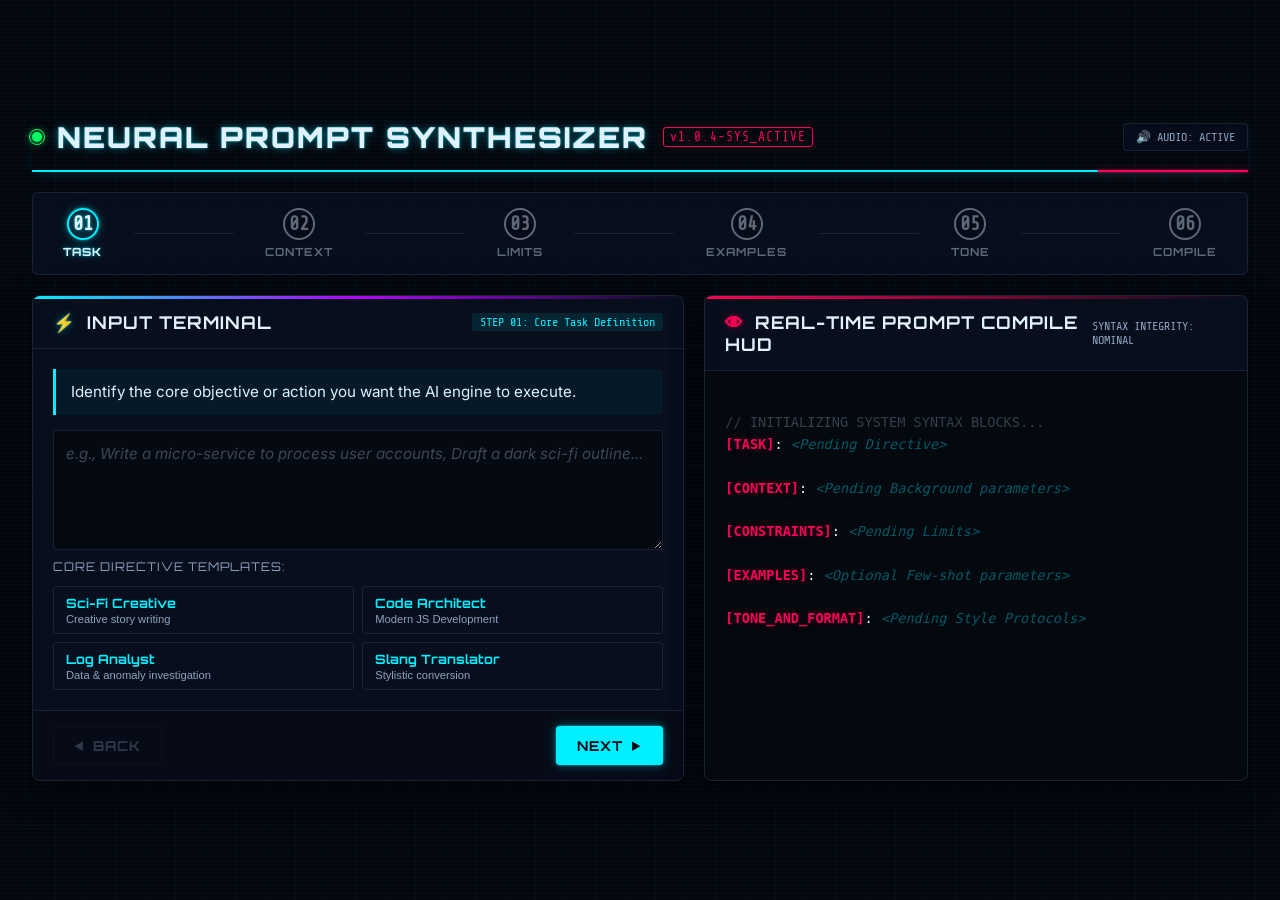
<file: AI-Prompt-Simulator/index.html>
<!DOCTYPE html>
<html lang="en">
<head>
    <meta charset="UTF-8">
    <meta name="viewport" content="width=device-width, initial-scale=1.0">
    <title>NEURAL PROMPT SYNTHESIZER v1.0</title>
    <!-- Google Fonts for futuristic look -->
    <link rel="preconnect" href="https://fonts.googleapis.com">
    <link rel="preconnect" href="https://fonts.gstatic.com" crossorigin>
    <link href="https://fonts.googleapis.com/css2?family=Inter:wght@300;400;600;800&family=Orbitron:wght@400;700;900&family=Share+Tech+Mono&display=swap" rel="stylesheet">
    <link rel="stylesheet" href="style.css">
</head>
<body>
    <!-- Decorative Tech Elements -->
    <div class="grid-overlay"></div>
    <div class="scanlines"></div>

    <div class="app-container">
        <!-- Dashboard Header -->
        <header class="hud-header">
            <div class="header-left">
                <div class="status-indicator online"></div>
                <h1 class="glitch-title" data-text="NEURAL PROMPT SYNTHESIZER">NEURAL PROMPT SYNTHESIZER</h1>
                <span class="system-version">v1.0.4-SYS_ACTIVE</span>
            </div>
            <div class="header-right">
                <button id="sound-toggle" class="hud-button-small" title="Toggle sound effects">
                    <span class="btn-icon">🔊</span> AUDIO: ACTIVE
                </button>
            </div>
        </header>

        <!-- Stepper HUD Tracker -->
        <div class="stepper-hud">
            <div class="step-node active" data-step="0"><span class="step-num">01</span><span class="step-label">TASK</span></div>
            <div class="step-connector"></div>
            <div class="step-node" data-step="1"><span class="step-num">02</span><span class="step-label">CONTEXT</span></div>
            <div class="step-connector"></div>
            <div class="step-node" data-step="2"><span class="step-num">03</span><span class="step-label">LIMITS</span></div>
            <div class="step-connector"></div>
            <div class="step-node" data-step="3"><span class="step-num">04</span><span class="step-label">EXAMPLES</span></div>
            <div class="step-connector"></div>
            <div class="step-node" data-step="4"><span class="step-num">05</span><span class="step-label">TONE</span></div>
            <div class="step-connector"></div>
            <div class="step-node" data-step="5"><span class="step-num">06</span><span class="step-label">COMPILE</span></div>
        </div>

        <!-- Main Dashboard Split Screen -->
        <main class="dashboard-grid">
            <!-- Left Terminal: Controls and Inputs -->
            <section class="hud-panel left-panel">
                <div class="panel-header">
                    <h2><span class="panel-icon">⚡</span> INPUT TERMINAL</h2>
                    <span class="panel-subtitle" id="step-name">STEP 01: Core Task Definition</span>
                </div>
                <div class="panel-body">
                    <!-- Instruction Display -->
                    <div class="console-instruction">
                        <p id="instruction-text">Define the primary action you want the AI engine to perform.</p>
                    </div>

                    <!-- Dynamic Input Interface Container -->
                    <div id="dynamic-input-container">
                        <!-- Step components will be injected here or toggled -->
                        
                        <!-- Textarea input (shared or step-specific) -->
                        <div class="input-wrapper" id="textarea-input-wrapper">
                            <textarea id="user-input" placeholder="Initiating core directives..."></textarea>
                        </div>

                        <!-- Interactive helper tools container -->
                        <div id="step-assistants" class="step-assistants">
                            <!-- Injected dynamically based on step -->
                        </div>
                    </div>
                </div>
                <!-- Controls -->
                <div class="panel-footer">
                    <button id="prev-button" class="hud-button secondary" disabled>
                        <span class="btn-arrow">◀</span> BACK
                    </button>
                    <button id="next-button" class="hud-button primary">
                        NEXT <span class="btn-arrow">▶</span>
                    </button>
                </div>
            </section>

            <!-- Right Terminal: Live Code Visualizer -->
            <section class="hud-panel right-panel">
                <div class="panel-header">
                    <h2><span class="panel-icon">👁</span> REAL-TIME PROMPT COMPILE HUD</h2>
                    <span class="panel-subtitle">SYNTAX INTEGRITY: NOMINAL</span>
                </div>
                <div class="panel-body compiler-hud">
                    <pre class="prompt-code-display"><code id="compiler-display">
<span class="code-comment">// INITIALIZING SYSTEM SYNTAX BLOCKS...</span>
<span class="code-tag">[TASK]</span>: <span class="code-placeholder" id="hud-task">&lt;Pending Directive&gt;</span>

<span class="code-tag">[CONTEXT]</span>: <span class="code-placeholder" id="hud-context">&lt;Pending Background parameters&gt;</span>

<span class="code-tag">[CONSTRAINTS]</span>: <span class="code-placeholder" id="hud-constraints">&lt;Pending Limits&gt;</span>

<span class="code-tag">[EXAMPLES]</span>: <span class="code-placeholder" id="hud-examples">&lt;Optional Few-shot parameters&gt;</span>

<span class="code-tag">[TONE_AND_FORMAT]</span>: <span class="code-placeholder" id="hud-tone-format">&lt;Pending Style Protocols&gt;</span>
                    </code></pre>
                </div>
            </section>
        </main>
    </div>

    <!-- AI Core Simulator Console (Modal Overlay) -->
    <div id="simulator-overlay" class="simulator-overlay" style="display: none;">
        <div class="sim-container">
            <header class="sim-header">
                <div class="sim-title">
                    <span class="sim-pulsar"></span>
                    <h3>AI CORE SIMULATOR & COMPILER</h3>
                </div>
                <button id="sim-close-button" class="sim-close-btn">&times;</button>
            </header>

            <div class="sim-grid">
                <!-- Compilation Output / Final Prompt Panel -->
                <div class="sim-prompt-panel">
                    <h4>COMPILED PROMPT DIRECTIVE</h4>
                    <div class="compiled-prompt-scroll">
                        <pre id="final-prompt-text"></pre>
                    </div>
                    <div class="sim-prompt-actions">
                        <button id="copy-button" class="hud-button primary">
                            📋 COPY DIRECTIVE
                        </button>
                        <button id="edit-button" class="hud-button secondary">
                            🛠 EDIT BLOCKS
                        </button>
                    </div>
                </div>

                <!-- Active Simulation Output Panel -->
                <div class="sim-terminal-panel">
                    <div class="sim-controls">
                        <div class="selector-wrapper">
                            <label for="model-selector">SELECT NEURAL CORE:</label>
                            <select id="model-selector" class="hud-select">
                                <option value="cyber-gpt">CYBER-GPT v4.0.9 (Standard)</option>
                                <option value="neural-claude">NEURAL-CLAUDE v7.1-Prime (Analytical)</option>
                                <option value="deepmind-nexus">DEEPMIND-NEXUS v9.3-Omega (Advanced)</option>
                            </select>
                        </div>
                        <button id="run-simulation-button" class="hud-button accent">
                            🚀 RUN SIMULATION
                        </button>
                    </div>

                    <div class="sim-terminal-screen">
                        <div class="terminal-logs" id="terminal-logs">
                            <p class="term-line system-line">&gt; Ready for deployment. Select model core and initiate Simulation.</p>
                        </div>
                    </div>
                </div>
            </div>
        </div>
    </div>

    <script src="script.js"></script>
</body>
</html>
</file>
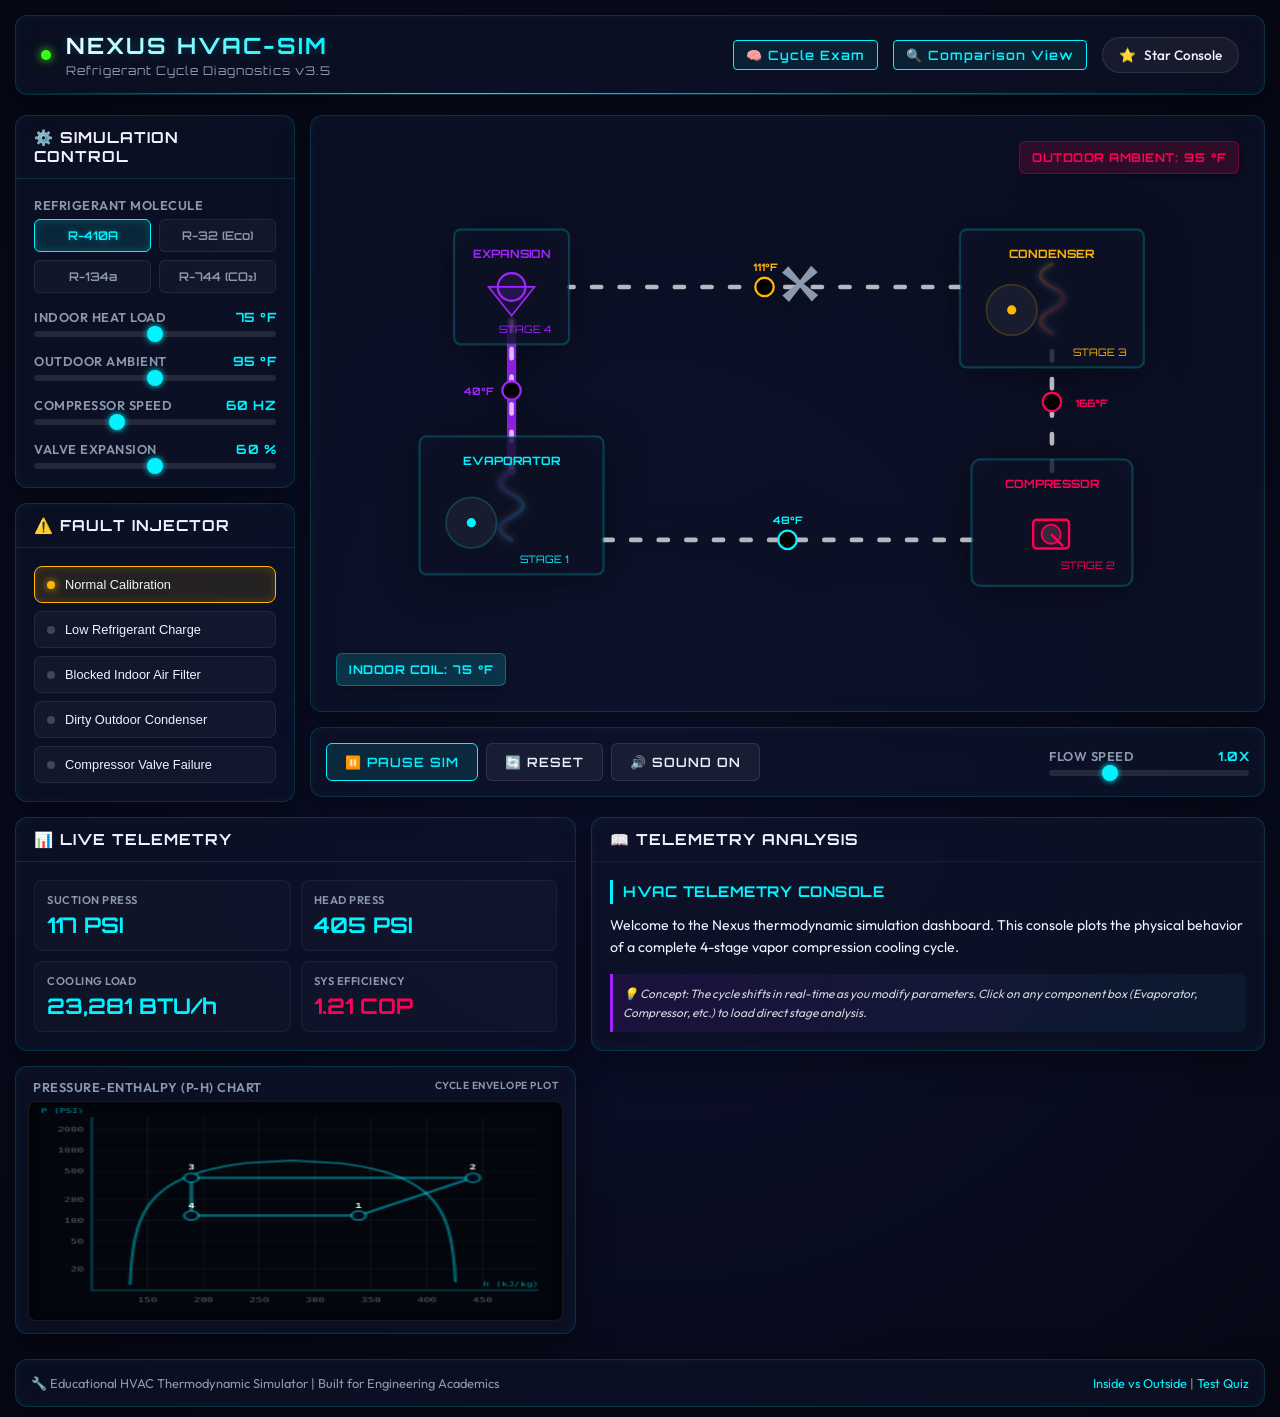
<file: Air-Conditioner-Cycle/index.html>
<!DOCTYPE html>
<html lang="en">
<head>
    <meta charset="UTF-8">
    <meta name="viewport" content="width=device-width, initial-scale=1.0">
    <meta name="description" content="Interactive AC Refrigerant Cycle Telemetry Console - Thermodynamic simulation, Pressure-Enthalpy (p-h) chart, fault diagnostics, and synthesized audio.">
    <meta name="keywords" content="air conditioning, refrigerant cycle, thermodynamics, HVAC simulator, refrigeration, p-h diagram, engineering simulator">
    <meta name="author" content="Antigravity HVAC Lab">
    <title>NEXUS HVAC // Refrigerant Cycle Telemetry Console</title>
    <link rel="icon" href="data:image/svg+xml,<svg xmlns='http://www.w3.org/2000/svg' viewBox='0 0 100 100'><text y='.9em' font-size='90'>⚡</text></svg>">
    <style>
        @import url('https://fonts.googleapis.com/css2?family=Orbitron:wght@400;500;700;900&family=Outfit:wght@300;400;500;600;700&display=swap');

        :root {
            --bg-primary: #060814;
            --bg-secondary: #0e1329;
            --accent-cyan: #00f3ff;      /* Low pressure vapor / Cold */
            --accent-magenta: #ff0055;   /* High pressure vapor / Hot */
            --accent-amber: #ffb700;     /* High pressure liquid / Warm */
            --accent-purple: #a124ff;    /* Low pressure mix / Valve */
            --accent-green: #39ff14;     /* Normal / OK / Success */
            --text-primary: #f0f3ff;
            --text-secondary: #8a99ad;
            --text-dark: #4e5d78;
            --glass-bg: rgba(14, 19, 41, 0.65);
            --glass-border: rgba(0, 243, 255, 0.15);
            --glow-cyan: 0 0 10px rgba(0, 243, 255, 0.4);
            --glow-magenta: 0 0 10px rgba(ff, 0, 85, 0.4);
            --font-display: 'Orbitron', monospace;
            --font-sans: 'Outfit', sans-serif;
        }

        * {
            margin: 0;
            padding: 0;
            box-sizing: border-box;
        }

        body {
            font-family: var(--font-sans);
            background: radial-gradient(circle at 50% 50%, #0d1230 0%, var(--bg-primary) 100%);
            background-image: 
                radial-gradient(circle at 50% 50%, #0d1230 0%, var(--bg-primary) 100%),
                linear-gradient(rgba(0, 243, 255, 0.02) 1px, transparent 1px),
                linear-gradient(90deg, rgba(0, 243, 255, 0.02) 1px, transparent 1px);
            background-size: 100% 100%, 35px 35px, 35px 35px;
            color: var(--text-primary);
            min-height: 100vh;
            padding: 15px;
            overflow-x: hidden;
        }

        /* Glassmorphism Panel styles */
        .glass-panel {
            background: var(--glass-bg);
            border: 1px solid var(--glass-border);
            border-radius: 12px;
            box-shadow: 0 8px 32px 0 rgba(0, 0, 0, 0.5), inset 0 0 12px rgba(0, 243, 255, 0.05);
            backdrop-filter: blur(10px);
            -webkit-backdrop-filter: blur(10px);
            transition: all 0.3s cubic-bezier(0.4, 0, 0.2, 1);
        }

        .glass-panel:hover {
            border-color: rgba(0, 243, 255, 0.25);
            box-shadow: 0 8px 32px 0 rgba(0, 243, 255, 0.08), inset 0 0 16px rgba(0, 243, 255, 0.08);
        }

        /* Layout Grid */
        .app-container {
            max-width: 1680px;
            margin: 0 auto;
            display: grid;
            grid-template-columns: 310px 1fr 390px;
            gap: 15px;
        }

        /* Header Style */
        header {
            grid-column: 1 / -1;
            display: flex;
            justify-content: space-between;
            align-items: center;
            padding: 15px 25px;
            border-bottom: 2px solid rgba(0, 243, 255, 0.2);
            position: relative;
            overflow: hidden;
            margin-bottom: 5px;
        }

        header::before {
            content: '';
            position: absolute;
            bottom: 0;
            left: 0;
            width: 100%;
            height: 1px;
            background: linear-gradient(90deg, transparent, var(--accent-cyan), var(--accent-magenta), transparent);
        }

        .logo-area {
            display: flex;
            align-items: center;
            gap: 15px;
        }

        .hud-status-light {
            width: 10px;
            height: 10px;
            border-radius: 50%;
            background-color: var(--accent-green);
            box-shadow: 0 0 10px var(--accent-green);
            animation: pulse-green 1.5s infinite;
        }

        @keyframes pulse-green {
            0%, 100% { opacity: 0.5; box-shadow: 0 0 4px var(--accent-green); }
            50% { opacity: 1; box-shadow: 0 0 12px var(--accent-green); }
        }

        .hud-status-light.warning {
            background-color: var(--accent-amber);
            box-shadow: 0 0 10px var(--accent-amber);
            animation: pulse-amber 1s infinite;
        }

        @keyframes pulse-amber {
            0%, 100% { opacity: 0.5; box-shadow: 0 0 4px var(--accent-amber); }
            50% { opacity: 1; box-shadow: 0 0 12px var(--accent-amber); }
        }

        .hud-status-light.danger {
            background-color: var(--accent-magenta);
            box-shadow: 0 0 10px var(--accent-magenta);
            animation: pulse-red 0.5s infinite;
        }

        @keyframes pulse-red {
            0%, 100% { opacity: 0.4; box-shadow: 0 0 4px var(--accent-magenta); }
            50% { opacity: 1; box-shadow: 0 0 14px var(--accent-magenta); }
        }

        .logo-text h1 {
            font-family: var(--font-display);
            font-size: 1.4em;
            letter-spacing: 2px;
            text-transform: uppercase;
            background: linear-gradient(90deg, #fff 0%, var(--accent-cyan) 100%);
            -webkit-background-clip: text;
            -webkit-text-fill-color: transparent;
            text-shadow: 0 0 10px rgba(0, 243, 255, 0.2);
        }

        .logo-text span {
            font-size: 0.75em;
            color: var(--text-secondary);
            font-family: var(--font-display);
            letter-spacing: 1px;
        }

        .header-controls {
            display: flex;
            align-items: center;
            gap: 15px;
        }

        .star-button {
            display: flex;
            align-items: center;
            gap: 8px;
            padding: 8px 16px;
            background: rgba(255, 255, 255, 0.05);
            border: 1px solid rgba(255, 255, 255, 0.1);
            border-radius: 20px;
            color: var(--text-primary);
            text-decoration: none;
            font-weight: 500;
            font-size: 0.85em;
            transition: all 0.3s;
        }

        .star-button:hover {
            background: var(--accent-cyan);
            border-color: var(--accent-cyan);
            color: var(--bg-primary);
            box-shadow: var(--glow-cyan);
            transform: translateY(-1px);
        }

        .hud-badge {
            background: rgba(0, 243, 255, 0.08);
            border: 1px solid var(--accent-cyan);
            color: var(--accent-cyan);
            font-family: var(--font-display);
            font-size: 0.8em;
            padding: 6px 12px;
            border-radius: 4px;
            font-weight: 600;
            letter-spacing: 1px;
            cursor: pointer;
            transition: all 0.3s;
        }

        .hud-badge:hover {
            background: var(--accent-cyan);
            color: var(--bg-primary);
            box-shadow: var(--glow-cyan);
        }

        /* Sidebar - Simulation Parameters */
        .sidebar-left {
            display: flex;
            flex-direction: column;
            gap: 15px;
        }

        .panel-header {
            padding: 12px 18px;
            border-bottom: 1px solid rgba(0, 243, 255, 0.15);
            display: flex;
            justify-content: space-between;
            align-items: center;
        }

        .panel-header h2 {
            font-family: var(--font-display);
            font-size: 0.95em;
            letter-spacing: 1px;
            text-transform: uppercase;
            color: var(--text-primary);
            display: flex;
            align-items: center;
            gap: 8px;
        }

        .panel-body {
            padding: 18px;
            display: flex;
            flex-direction: column;
            gap: 16px;
        }

        /* Controls / Sliders */
        .control-group {
            display: flex;
            flex-direction: column;
            gap: 6px;
        }

        .control-label {
            font-size: 0.8em;
            text-transform: uppercase;
            color: var(--text-secondary);
            font-weight: 600;
            letter-spacing: 0.5px;
            display: flex;
            justify-content: space-between;
        }

        .control-label span.value {
            color: var(--accent-cyan);
            font-family: var(--font-display);
            font-weight: 700;
        }

        .slider-wrapper {
            position: relative;
            display: flex;
            align-items: center;
        }

        input[type="range"] {
            -webkit-appearance: none;
            width: 100%;
            height: 6px;
            background: rgba(255, 255, 255, 0.1);
            border-radius: 3px;
            outline: none;
            transition: background 0.3s;
        }

        input[type="range"]::-webkit-slider-thumb {
            -webkit-appearance: none;
            width: 16px;
            height: 16px;
            border-radius: 50%;
            background: var(--accent-cyan);
            box-shadow: 0 0 6px var(--accent-cyan);
            cursor: pointer;
            transition: transform 0.1s, background 0.3s;
        }

        input[type="range"]::-webkit-slider-thumb:hover {
            transform: scale(1.2);
        }

        /* Selector Grid */
        .selector-grid {
            display: grid;
            grid-template-columns: repeat(2, 1fr);
            gap: 8px;
        }

        .selector-btn {
            background: rgba(255, 255, 255, 0.03);
            border: 1px solid rgba(255, 255, 255, 0.08);
            border-radius: 6px;
            padding: 8px 10px;
            font-family: var(--font-display);
            font-size: 0.75em;
            color: var(--text-secondary);
            cursor: pointer;
            transition: all 0.3s;
            text-align: center;
            font-weight: 600;
        }

        .selector-btn:hover {
            border-color: rgba(0, 243, 255, 0.3);
            background: rgba(0, 243, 255, 0.03);
            color: var(--text-primary);
        }

        .selector-btn.active {
            background: rgba(0, 243, 255, 0.1);
            border-color: var(--accent-cyan);
            color: var(--accent-cyan);
            box-shadow: inset 0 0 8px rgba(0, 243, 255, 0.2);
            text-shadow: 0 0 6px rgba(0, 243, 255, 0.4);
        }

        /* Diagnostic Faults Panel */
        .fault-grid {
            display: flex;
            flex-direction: column;
            gap: 8px;
        }

        .fault-btn {
            background: rgba(255, 255, 255, 0.03);
            border: 1px solid rgba(255, 255, 255, 0.08);
            border-radius: 8px;
            padding: 10px 12px;
            font-size: 0.8em;
            color: var(--text-primary);
            cursor: pointer;
            transition: all 0.3s;
            display: flex;
            align-items: center;
            gap: 10px;
            font-weight: 500;
        }

        .fault-btn:hover {
            border-color: rgba(255, 183, 0, 0.4);
            background: rgba(255, 183, 0, 0.03);
        }

        .fault-btn.active {
            border-color: var(--accent-amber);
            background: rgba(255, 183, 0, 0.1);
            box-shadow: inset 0 0 8px rgba(255, 183, 0, 0.2);
        }

        .fault-btn.active .fault-indicator {
            background-color: var(--accent-amber);
            box-shadow: 0 0 8px var(--accent-amber);
        }

        .fault-indicator {
            width: 8px;
            height: 8px;
            border-radius: 50%;
            background-color: rgba(255, 255, 255, 0.2);
            transition: all 0.3s;
        }

        /* Central Viewport - Interactive SVG Schematic */
        .viewport-center {
            display: flex;
            flex-direction: column;
            gap: 15px;
        }

        .schematic-wrapper {
            position: relative;
            aspect-ratio: 8 / 5;
            min-height: 480px;
            width: 100%;
            overflow: hidden;
            display: flex;
            align-items: center;
            justify-content: center;
            padding: 10px;
        }

        .schematic-svg {
            width: 100%;
            height: 100%;
            filter: drop-shadow(0 4px 20px rgba(0, 0, 0, 0.6));
        }

        /* SVG Inner Component Styles */
        .svg-comp-box {
            fill: rgba(14, 19, 41, 0.8);
            stroke: rgba(0, 243, 255, 0.2);
            stroke-width: 2;
            cursor: pointer;
            transition: all 0.3s;
        }

        .svg-comp-box:hover {
            stroke: var(--accent-cyan);
            fill: rgba(0, 243, 255, 0.05);
        }

        .svg-comp-box.active {
            stroke: var(--accent-cyan);
            fill: rgba(0, 243, 255, 0.1);
            stroke-width: 3;
            filter: drop-shadow(0 0 8px rgba(0, 243, 255, 0.3));
        }

        .coil-line {
            fill: none;
            stroke-width: 3;
            stroke-linecap: round;
            stroke-linejoin: round;
            filter: drop-shadow(0 0 3px currentColor);
        }

        .pipe-line {
            fill: none;
            stroke-width: 8;
            stroke-linecap: round;
            stroke-linejoin: round;
            opacity: 0.85;
            transition: stroke 0.5s;
        }

        .pipe-flow {
            fill: none;
            stroke-width: 4;
            stroke-linecap: round;
            stroke-dasharray: 8 16;
            stroke-linejoin: round;
            animation: flowAnimation 2s linear infinite;
        }

        @keyframes flowAnimation {
            to {
                stroke-dashoffset: -40;
            }
        }

        .fan-blade {
            transform-origin: center;
            transition: transform 0.1s linear;
        }

        /* Hover Data Readouts in SVG */
        .telemetry-node {
            cursor: help;
        }

        .telemetry-node:hover .node-circle {
            stroke: #fff;
            fill: var(--accent-cyan);
        }

        /* Ambient Room Label Overlays */
        .ambient-card {
            position: absolute;
            padding: 8px 12px;
            border-radius: 6px;
            font-family: var(--font-display);
            font-size: 0.75em;
            font-weight: 700;
            letter-spacing: 0.5px;
            text-transform: uppercase;
            box-shadow: 0 4px 10px rgba(0,0,0,0.3);
            border: 1px solid rgba(255, 255, 255, 0.1);
            display: flex;
            align-items: center;
            gap: 6px;
        }

        .ambient-card.indoor {
            bottom: 25px;
            left: 25px;
            background: rgba(0, 243, 255, 0.15);
            border-color: rgba(0, 243, 255, 0.3);
            color: var(--accent-cyan);
        }

        .ambient-card.outdoor {
            top: 25px;
            right: 25px;
            background: rgba(255, 0, 85, 0.15);
            border-color: rgba(255, 0, 85, 0.3);
            color: var(--accent-magenta);
        }

        .frost-overlay {
            opacity: 0;
            transition: opacity 1s ease;
            pointer-events: none;
        }

        .frost-overlay.active {
            opacity: 0.65;
        }

        /* Play Deck / Deck Controls */
        .deck-controls {
            padding: 15px;
            display: flex;
            justify-content: space-between;
            align-items: center;
            flex-wrap: wrap;
            gap: 12px;
        }

        .control-btns {
            display: flex;
            gap: 8px;
        }

        .btn-action {
            background: rgba(255, 255, 255, 0.05);
            border: 1px solid rgba(255, 255, 255, 0.1);
            color: var(--text-primary);
            border-radius: 6px;
            padding: 10px 18px;
            font-family: var(--font-display);
            font-size: 0.8em;
            font-weight: 600;
            letter-spacing: 1px;
            cursor: pointer;
            transition: all 0.3s;
            display: flex;
            align-items: center;
            gap: 8px;
            text-transform: uppercase;
        }

        .btn-action:hover {
            background: rgba(255, 255, 255, 0.1);
            border-color: rgba(255, 255, 255, 0.2);
            transform: translateY(-1px);
        }

        .btn-action.primary {
            background: rgba(0, 243, 255, 0.1);
            border-color: var(--accent-cyan);
            color: var(--accent-cyan);
        }

        .btn-action.primary:hover {
            background: var(--accent-cyan);
            color: var(--bg-primary);
            box-shadow: var(--glow-cyan);
        }

        .btn-action.danger {
            background: rgba(255, 0, 85, 0.1);
            border-color: var(--accent-magenta);
            color: var(--accent-magenta);
        }

        .btn-action.danger:hover {
            background: var(--accent-magenta);
            color: var(--text-primary);
            box-shadow: var(--glow-magenta);
        }

        /* Right Panel - Telemetry & p-h Chart */
        .sidebar-right {
            display: flex;
            flex-direction: column;
            gap: 15px;
        }

        /* Live Telemetry Card Grid */
        .telemetry-grid {
            display: grid;
            grid-template-columns: repeat(2, 1fr);
            gap: 10px;
        }

        .telemetry-card {
            background: rgba(255, 255, 255, 0.02);
            border: 1px solid rgba(255, 255, 255, 0.05);
            border-radius: 8px;
            padding: 12px;
            display: flex;
            flex-direction: column;
            gap: 4px;
        }

        .telemetry-card .t-label {
            font-size: 0.7em;
            text-transform: uppercase;
            color: var(--text-secondary);
            font-weight: 600;
            letter-spacing: 0.5px;
        }

        .telemetry-card .t-value {
            font-family: var(--font-display);
            font-size: 1.35em;
            font-weight: 700;
            color: var(--accent-cyan);
        }

        /* Canvas Chart Container */
        .chart-container {
            padding: 12px;
            display: flex;
            flex-direction: column;
            align-items: center;
        }

        #phChart {
            background: #04060e;
            border: 1px solid rgba(255, 255, 255, 0.08);
            border-radius: 8px;
            width: 100%;
            height: 220px;
            box-shadow: inset 0 0 10px rgba(0,0,0,0.8);
        }

        /* Educational Stage Explanation */
        .info-panel-body {
            padding: 18px;
            max-height: 250px;
            overflow-y: auto;
            font-size: 0.88em;
            line-height: 1.6;
        }

        .stage-detail {
            display: none;
            animation: paneFade 0.4s ease forwards;
        }

        .stage-detail.active {
            display: block;
        }

        @keyframes paneFade {
            from { opacity: 0; transform: translateY(10px); }
            to { opacity: 1; transform: translateY(0); }
        }

        .stage-detail h3 {
            font-family: var(--font-display);
            color: var(--accent-cyan);
            font-size: 1.05em;
            margin-bottom: 10px;
            text-transform: uppercase;
            letter-spacing: 0.5px;
            border-left: 3px solid var(--accent-cyan);
            padding-left: 10px;
        }

        .stage-state-box {
            background: rgba(255, 255, 255, 0.03);
            border: 1px solid rgba(255, 255, 255, 0.08);
            border-radius: 6px;
            padding: 8px 12px;
            margin: 12px 0;
            display: grid;
            grid-template-columns: repeat(2, 1fr);
            gap: 6px;
            font-size: 0.85em;
        }

        .stage-state-box div {
            display: flex;
            flex-direction: column;
        }

        .stage-state-box span.lbl {
            font-size: 0.8em;
            color: var(--text-secondary);
            text-transform: uppercase;
        }

        .stage-state-box span.val {
            font-weight: 600;
            color: var(--text-primary);
        }

        .fun-fact-badge {
            background: linear-gradient(90deg, rgba(161, 36, 255, 0.1), rgba(0, 243, 255, 0.05));
            border-left: 3px solid var(--accent-purple);
            padding: 10px;
            border-radius: 0 6px 6px 0;
            margin-top: 15px;
            font-size: 0.85em;
            font-style: italic;
            color: #d1d5db;
        }

        /* Quiz & Alerts Modal Styles */
        .modal {
            display: none;
            position: fixed;
            top: 0;
            left: 0;
            width: 100vw;
            height: 100vh;
            background: rgba(3, 5, 12, 0.85);
            z-index: 1000;
            justify-content: center;
            align-items: center;
            backdrop-filter: blur(8px);
            -webkit-backdrop-filter: blur(8px);
        }

        .modal.active {
            display: flex;
        }

        .modal-content {
            width: 90%;
            max-width: 580px;
            max-height: 85vh;
            overflow-y: auto;
            border: 1px solid rgba(0, 243, 255, 0.25);
            box-shadow: 0 20px 50px rgba(0, 243, 255, 0.15);
            animation: modalSlideIn 0.3s cubic-bezier(0.18, 0.89, 0.32, 1.28);
        }

        @keyframes modalSlideIn {
            from { transform: scale(0.9) translateY(-30px); opacity: 0; }
            to { transform: scale(1) translateY(0); opacity: 1; }
        }

        .modal-header {
            padding: 15px 25px;
            border-bottom: 1px solid rgba(0, 243, 255, 0.15);
            display: flex;
            justify-content: space-between;
            align-items: center;
        }

        .modal-header h2 {
            font-family: var(--font-display);
            font-size: 1.1em;
            letter-spacing: 1px;
            color: var(--accent-cyan);
            text-transform: uppercase;
        }

        .close-btn {
            font-size: 1.5em;
            cursor: pointer;
            color: var(--text-secondary);
            background: none;
            border: none;
            transition: color 0.3s;
        }

        .close-btn:hover {
            color: var(--accent-magenta);
        }

        .quiz-container {
            padding: 25px;
        }

        .quiz-q-card {
            background: rgba(255, 255, 255, 0.02);
            border: 1px solid rgba(255, 255, 255, 0.05);
            border-radius: 10px;
            padding: 20px;
            margin-bottom: 15px;
            display: none;
        }

        .quiz-q-card.active {
            display: block;
        }

        .quiz-q-card h3 {
            font-size: 1em;
            margin-bottom: 15px;
            line-height: 1.5;
            color: var(--text-primary);
        }

        .quiz-opts-list {
            display: flex;
            flex-direction: column;
            gap: 10px;
        }

        .quiz-opt-btn {
            background: rgba(255, 255, 255, 0.03);
            border: 1px solid rgba(255, 255, 255, 0.08);
            border-radius: 8px;
            padding: 12px 18px;
            font-size: 0.9em;
            color: var(--text-primary);
            cursor: pointer;
            transition: all 0.3s;
            text-align: left;
            font-weight: 500;
        }

        .quiz-opt-btn:hover {
            border-color: var(--accent-cyan);
            background: rgba(0, 243, 255, 0.05);
        }

        .quiz-opt-btn.correct {
            border-color: var(--accent-green);
            background: rgba(57, 255, 20, 0.08);
            color: var(--accent-green);
            box-shadow: 0 0 10px rgba(57, 255, 20, 0.1);
        }

        .quiz-opt-btn.incorrect {
            border-color: var(--accent-magenta);
            background: rgba(255, 0, 85, 0.08);
            color: var(--accent-magenta);
            box-shadow: 0 0 10px rgba(255, 0, 85, 0.1);
        }

        .quiz-score-summary {
            text-align: center;
            padding: 30px 10px;
            display: flex;
            flex-direction: column;
            align-items: center;
            gap: 15px;
        }

        .quiz-score-num {
            font-family: var(--font-display);
            font-size: 3em;
            font-weight: 900;
            color: var(--accent-cyan);
            text-shadow: var(--glow-cyan);
        }

        /* Comparison Modal styles */
        .comparison-layout {
            padding: 20px;
            display: grid;
            grid-template-columns: repeat(2, 1fr);
            gap: 20px;
        }

        .comp-card-hud {
            background: rgba(255, 255, 255, 0.02);
            border: 1px solid rgba(255, 255, 255, 0.08);
            border-radius: 10px;
            padding: 18px;
        }

        .comp-card-hud h3 {
            font-family: var(--font-display);
            font-size: 1em;
            margin-bottom: 12px;
            letter-spacing: 0.5px;
            text-transform: uppercase;
            display: flex;
            align-items: center;
            gap: 8px;
        }

        .comp-card-hud.inside h3 {
            color: var(--accent-cyan);
        }

        .comp-card-hud.outside h3 {
            color: var(--accent-magenta);
        }

        .comp-card-hud ul {
            list-style: none;
            display: flex;
            flex-direction: column;
            gap: 10px;
            font-size: 0.85em;
            color: var(--text-secondary);
        }

        .comp-card-hud li {
            position: relative;
            padding-left: 15px;
        }

        .comp-card-hud li::before {
            content: '⚡';
            position: absolute;
            left: 0;
            font-size: 0.8em;
            color: rgba(255, 255, 255, 0.4);
        }

        .warning-strip {
            background: repeating-linear-gradient(
                -45deg,
                rgba(255, 183, 0, 0.15),
                rgba(255, 183, 0, 0.15) 10px,
                rgba(0, 0, 0, 0.2) 10px,
                rgba(0, 0, 0, 0.2) 20px
            );
            border: 1px solid var(--accent-amber);
            border-radius: 6px;
            padding: 10px 15px;
            margin-top: 10px;
            font-size: 0.85em;
            color: var(--accent-amber);
            display: flex;
            align-items: center;
            gap: 10px;
            font-weight: 600;
        }

        /* Footer */
        footer {
            grid-column: 1 / -1;
            padding: 15px;
            display: flex;
            justify-content: space-between;
            align-items: center;
            font-size: 0.8em;
            color: var(--text-secondary);
            border-top: 1px solid rgba(255, 255, 255, 0.05);
            margin-top: 10px;
        }

        footer a {
            color: var(--accent-cyan);
            text-decoration: none;
            transition: all 0.3s;
        }

        footer a:hover {
            color: #fff;
            text-shadow: var(--glow-cyan);
        }

        /* Responsive Breakpoints */
        @media (max-width: 1280px) {
            .app-container {
                grid-template-columns: 280px 1fr;
            }
            .sidebar-right {
                grid-column: 1 / -1;
                display: grid;
                grid-template-columns: 1fr 1.2fr;
                gap: 15px;
            }
            .info-panel-glass {
                grid-column: 2;
                grid-row: 1;
            }
        }

        @media (max-width: 900px) {
            .app-container {
                grid-template-columns: 1fr;
            }
            .sidebar-right {
                display: flex;
                flex-direction: column;
            }
            .info-panel-glass {
                grid-column: auto;
                grid-row: auto;
            }
            .comparison-layout {
                grid-template-columns: 1fr;
            }
        }
    </style>
</head>
<body>
    <div class="app-container">
        <!-- Header Console -->
        <header class="glass-panel">
            <div class="logo-area">
                <div class="hud-status-light" id="statusLight"></div>
                <div class="logo-text">
                    <h1>Nexus HVAC-Sim</h1>
                    <span>Refrigerant Cycle Diagnostics v3.5</span>
                </div>
            </div>
            <div class="header-controls">
                <div class="hud-badge" onclick="openModal('quizModal')">🧠 Cycle Exam</div>
                <div class="hud-badge" onclick="openModal('comparisonModal')">🔍 Comparison View</div>
                <a href="https://github.com/FuturisticLab/ac-refrigerant-cycle" class="star-button" target="_blank">
                    <span>⭐</span> Star Console
                </a>
            </div>
        </header>

        <!-- Left Sidebar: Controls & Faults -->
        <div class="sidebar-left">
            <!-- Parameter Settings Panel -->
            <div class="glass-panel">
                <div class="panel-header">
                    <h2>⚙️ Simulation Control</h2>
                </div>
                <div class="panel-body">
                    <!-- Refrigerant Select -->
                    <div class="control-group">
                        <div class="control-label">Refrigerant Molecule</div>
                        <div class="selector-grid">
                            <button class="selector-btn active" onclick="setRefrigerant('R410A')">R-410A</button>
                            <button class="selector-btn" onclick="setRefrigerant('R32')">R-32 (Eco)</button>
                            <button class="selector-btn" onclick="setRefrigerant('R134a')">R-134a</button>
                            <button class="selector-btn" onclick="setRefrigerant('R744')">R-744 (CO₂)</button>
                        </div>
                    </div>

                    <!-- Sliders -->
                    <div class="control-group">
                        <div class="control-label">
                            <span>Indoor Heat Load</span>
                            <span class="value" id="valIndoorTemp">75 °F</span>
                        </div>
                        <div class="slider-wrapper">
                            <input type="range" id="slideIndoorTemp" min="65" max="85" value="75" step="1">
                        </div>
                    </div>

                    <div class="control-group">
                        <div class="control-label">
                            <span>Outdoor Ambient</span>
                            <span class="value" id="valOutdoorTemp">95 °F</span>
                        </div>
                        <div class="slider-wrapper">
                            <input type="range" id="slideOutdoorTemp" min="75" max="115" value="95" step="1">
                        </div>
                    </div>

                    <div class="control-group">
                        <div class="control-label">
                            <span>Compressor Speed</span>
                            <span class="value" id="valCompSpeed">60 Hz</span>
                        </div>
                        <div class="slider-wrapper">
                            <input type="range" id="slideCompSpeed" min="30" max="120" value="60" step="5">
                        </div>
                    </div>

                    <div class="control-group">
                        <div class="control-label">
                            <span>Valve Expansion</span>
                            <span class="value" id="valValveOpening">60 %</span>
                        </div>
                        <div class="slider-wrapper">
                            <input type="range" id="slideValveOpening" min="20" max="100" value="60" step="2">
                        </div>
                    </div>
                </div>
            </div>

            <!-- Fault Injection Panel -->
            <div class="glass-panel">
                <div class="panel-header">
                    <h2>⚠️ Fault Injector</h2>
                </div>
                <div class="panel-body">
                    <div class="fault-grid">
                        <button class="fault-btn active" id="fault-normal" onclick="setFault('normal')">
                            <div class="fault-indicator"></div> Normal Calibration
                        </button>
                        <button class="fault-btn" id="fault-lowcharge" onclick="setFault('lowcharge')">
                            <div class="fault-indicator"></div> Low Refrigerant Charge
                        </button>
                        <button class="fault-btn" id="fault-dirtyfilter" onclick="setFault('dirtyfilter')">
                            <div class="fault-indicator"></div> Blocked Indoor Air Filter
                        </button>
                        <button class="fault-btn" id="fault-dirtycondenser" onclick="setFault('dirtycondenser')">
                            <div class="fault-indicator"></div> Dirty Outdoor Condenser
                        </button>
                        <button class="fault-btn" id="fault-valveleak" onclick="setFault('valveleak')">
                            <div class="fault-indicator"></div> Compressor Valve Failure
                        </button>
                    </div>
                    <div id="faultWarning" class="warning-strip" style="display:none;">
                        <span>⚠️ WARNING: SYSTEM DEGRADATION</span>
                    </div>
                </div>
            </div>
        </div>

        <!-- Center Panel: SVG Schematic -->
        <div class="viewport-center">
            <div class="glass-panel schematic-wrapper">
                <div class="ambient-card indoor">Indoor Coil: <span id="overlayIndoor">75</span>°F</div>
                <div class="ambient-card outdoor">Outdoor Ambient: <span id="overlayOutdoor">95</span>°F</div>
                
                <svg class="schematic-svg" viewBox="0 0 800 500" xmlns="http://www.w3.org/2000/svg">
                    <defs>
                        <!-- Glow Filters -->
                        <filter id="svgGlowCyan" x="-20%" y="-20%" width="140%" height="140%">
                            <feGaussianBlur stdDeviation="6" result="blur" />
                            <feMerge>
                                <feMergeNode in="blur"/>
                                <feMergeNode in="SourceGraphic"/>
                            </feMerge>
                        </filter>
                        <filter id="svgGlowMagenta" x="-20%" y="-20%" width="140%" height="140%">
                            <feGaussianBlur stdDeviation="6" result="blur" />
                            <feMerge>
                                <feMergeNode in="blur"/>
                                <feMergeNode in="SourceGraphic"/>
                            </feMerge>
                        </filter>
                        <filter id="svgGlowAmber" x="-20%" y="-20%" width="140%" height="140%">
                            <feGaussianBlur stdDeviation="6" result="blur" />
                            <feMerge>
                                <feMergeNode in="blur"/>
                                <feMergeNode in="SourceGraphic"/>
                            </feMerge>
                        </filter>

                        <!-- Pipe Gradients -->
                        <linearGradient id="evapGradient" x1="0%" y1="0%" x2="100%" y2="100%">
                            <stop offset="0%" stop-color="#a124ff" />
                            <stop offset="100%" stop-color="#00f3ff" />
                        </linearGradient>
                        <linearGradient id="condGradient" x1="100%" y1="100%" x2="0%" y2="0%">
                            <stop offset="0%" stop-color="#ff0055" />
                            <stop offset="100%" stop-color="#ffb700" />
                        </linearGradient>
                    </defs>

                    <!-- Core PIPELINES (Glowing Underlayers) -->
                    <!-- Suction Line (Cyan) -->
                    <path class="pipe-line" id="suctionPipe" d="M 240 360 L 560 360" stroke="#00f3ff" filter="url(#svgGlowCyan)" />
                    <!-- Discharge Line (Magenta) -->
                    <path class="pipe-line" id="dischargePipe" d="M 630 300 L 630 180" stroke="#ff0055" filter="url(#svgGlowMagenta)" />
                    <!-- Liquid Line (Amber) -->
                    <path class="pipe-line" id="liquidPipe" d="M 550 140 L 210 140" stroke="#ffb700" filter="url(#svgGlowAmber)" />
                    <!-- Expansion Mix Line (Purple/Blue) -->
                    <path class="pipe-line" id="expansionPipe" d="M 160 170 L 160 300" stroke="#a124ff" />

                    <!-- PIPE Particle Animations -->
                    <path class="pipe-flow" d="M 240 360 L 560 360" stroke="rgba(255,255,255,0.7)" id="flowSuction" />
                    <path class="pipe-flow" d="M 630 300 L 630 180" stroke="rgba(255,255,255,0.7)" id="flowDischarge" />
                    <path class="pipe-flow" d="M 550 140 L 210 140" stroke="rgba(255,255,255,0.7)" id="flowLiquid" />
                    <path class="pipe-flow" d="M 160 170 L 160 300" stroke="rgba(255,255,255,0.7)" id="flowExpansion" />

                    <!-- Evaporator Coil (Indoor Zigzag) -->
                    <path class="coil-line" d="M 160 300 Q 140 310 160 320 Q 180 330 160 340 Q 140 350 160 360" stroke="url(#evapGradient)" />
                    <!-- Condenser Coil (Outdoor Zigzag) -->
                    <path class="coil-line" d="M 630 180 Q 610 170 630 160 Q 650 150 630 140 Q 610 130 630 120" stroke="url(#condGradient)" />

                    <!-- COMPONENTS -->
                    <!-- 1. Evaporator (Left, Inside) -->
                    <g class="svg-comp-group" onclick="selectStage('evaporator')">
                        <rect class="svg-comp-box" id="svg-evaporator" x="80" y="270" width="160" height="120" rx="6" />
                        <text x="160" y="295" font-family="'Orbitron'" font-size="10" fill="#00f3ff" text-anchor="middle" font-weight="bold">EVAPORATOR</text>
                        <!-- Spinning Fan -->
                        <g transform="translate(125, 345)">
                            <circle r="22" fill="rgba(255, 255, 255, 0.05)" stroke="rgba(0, 243, 255, 0.2)" stroke-width="1.5"/>
                            <g class="fan-blade" id="indoorFan">
                                <path d="M-4 -18 L4 -18 L2 0 L-2 0 Z" fill="#8a99ad"/>
                                <path d="M-4 18 L4 18 L2 0 L-2 0 Z" fill="#8a99ad"/>
                                <path d="M-18 -4 L-18 4 L0 2 L0 -2 Z" fill="#8a99ad"/>
                                <path d="M 18 -4 L 18 4 L 0 2 L 0 -2 Z" fill="#8a99ad"/>
                            </g>
                            <circle r="4" fill="#00f3ff"/>
                        </g>
                        <!-- Frost overlay -->
                        <path class="frost-overlay" id="frostGlow" d="M 75 265 L 245 265 L 245 395 L 75 395 Z" fill="none" stroke="#fff" stroke-width="3" filter="url(#svgGlowCyan)" />
                        <!-- State text -->
                        <text x="210" y="380" font-family="'Orbitron'" font-size="9" fill="#00f3ff" text-anchor="end">STAGE 1</text>
                    </g>

                    <!-- 2. Compressor (Bottom Right) -->
                    <g class="svg-comp-group" onclick="selectStage('compressor')">
                        <rect class="svg-comp-box" id="svg-compressor" x="560" y="290" width="140" height="110" rx="8" />
                        <text x="630" y="315" font-family="'Orbitron'" font-size="10" fill="#ff0055" text-anchor="middle" font-weight="bold">COMPRESSOR</text>
                        <!-- Piston shaft visual -->
                        <g transform="translate(630, 355)" id="compressorPiston">
                            <rect x="-15" y="-12" width="30" height="24" rx="3" fill="rgba(255, 0, 85, 0.1)" stroke="#ff0055" stroke-width="2" />
                            <circle r="8" fill="rgba(255, 255, 255, 0.1)" stroke="#ff0055" stroke-width="1.5" />
                            <line x1="0" y1="0" x2="10" y2="10" stroke="#ff0055" stroke-width="2"/>
                        </g>
                        <text x="685" y="385" font-family="'Orbitron'" font-size="9" fill="#ff0055" text-anchor="end">STAGE 2</text>
                    </g>

                    <!-- 3. Condenser (Top Right) -->
                    <g class="svg-comp-group" onclick="selectStage('condenser')">
                        <rect class="svg-comp-box" id="svg-condenser" x="550" y="90" width="160" height="120" rx="6" />
                        <text x="630" y="115" font-family="'Orbitron'" font-size="10" fill="#ffb700" text-anchor="middle" font-weight="bold">CONDENSER</text>
                        <!-- Condenser fan -->
                        <g transform="translate(595, 160)">
                            <circle r="22" fill="rgba(255, 255, 255, 0.05)" stroke="rgba(255, 183, 0, 0.2)" stroke-width="1.5"/>
                            <g class="fan-blade" id="outdoorFan">
                                <path d="M-4 -18 L4 -18 L2 0 L-2 0 Z" fill="#8a99ad"/>
                                <path d="M-4 18 L4 18 L2 0 L-2 0 Z" fill="#8a99ad"/>
                                <path d="M-18 -4 L-18 4 L0 2 L0 -2 Z" fill="#8a99ad"/>
                                <path d="M 18 -4 L 18 4 L 0 2 L 0 -2 Z" fill="#8a99ad"/>
                            </g>
                            <circle r="4" fill="#ffb700"/>
                        </g>
                        <text x="695" y="200" font-family="'Orbitron'" font-size="9" fill="#ffb700" text-anchor="end">STAGE 3</text>
                    </g>

                    <!-- 4. Expansion Valve (Top Left) -->
                    <g class="svg-comp-group" onclick="selectStage('valve')">
                        <rect class="svg-comp-box" id="svg-valve" x="110" y="90" width="100" height="100" rx="6" />
                        <text x="160" y="115" font-family="'Orbitron'" font-size="10" fill="#a124ff" text-anchor="middle" font-weight="bold">EXPANSION</text>
                        <!-- Electronic Valve details -->
                        <path d="M 140 140 L 160 165 L 180 140 Z" fill="rgba(161, 36, 255, 0.1)" stroke="#a124ff" stroke-width="1.5" />
                        <circle cx="160" cy="140" r="12" fill="rgba(161, 36, 255, 0.1)" stroke="#a124ff" stroke-width="2" />
                        <text x="195" y="180" font-family="'Orbitron'" font-size="9" fill="#a124ff" text-anchor="end">STAGE 4</text>
                    </g>

                    <!-- HOVERABLE TELEMETRY NODE DOTS (Real-time readouts next to pipes) -->
                    <!-- Suction Line Node -->
                    <g class="telemetry-node" transform="translate(400, 360)">
                        <circle class="node-circle" r="8" fill="#000" stroke="#00f3ff" stroke-width="2" />
                        <text x="0" y="-14" font-family="'Orbitron'" font-size="9" fill="#00f3ff" text-anchor="middle" font-weight="bold" id="nodeT1">40°F</text>
                    </g>
                    <!-- Discharge Line Node -->
                    <g class="telemetry-node" transform="translate(630, 240)">
                        <circle class="node-circle" r="8" fill="#000" stroke="#ff0055" stroke-width="2" />
                        <text x="20" y="4" font-family="'Orbitron'" font-size="9" fill="#ff0055" text-anchor="start" font-weight="bold" id="nodeT2">140°F</text>
                    </g>
                    <!-- Liquid Line Node -->
                    <g class="telemetry-node" transform="translate(380, 140)">
                        <circle class="node-circle" r="8" fill="#000" stroke="#ffb700" stroke-width="2" />
                        <text x="0" y="-14" font-family="'Orbitron'" font-size="9" fill="#ffb700" text-anchor="middle" font-weight="bold" id="nodeT3">95°F</text>
                    </g>
                    <!-- Expansion Mix Node -->
                    <g class="telemetry-node" transform="translate(160, 230)">
                        <circle class="node-circle" r="8" fill="#000" stroke="#a124ff" stroke-width="2" />
                        <text x="-16" y="4" font-family="'Orbitron'" font-size="9" fill="#a124ff" text-anchor="end" font-weight="bold" id="nodeT4">40°F</text>
                    </g>
                </svg>
            </div>

            <!-- Lower Deck Controls -->
            <div class="glass-panel deck-controls">
                <div class="control-btns">
                    <button class="btn-action primary" id="playBtn" onclick="toggleSimulation()">⏸️ Pause Sim</button>
                    <button class="btn-action" onclick="resetSimulation()">🔄 Reset</button>
                    <button class="btn-action" id="audioToggle" onclick="toggleAudio()">🔊 Sound ON</button>
                </div>
                
                <div class="control-group" style="flex: 1; max-width: 200px;">
                    <div class="control-label">
                        <span>Flow Speed</span>
                        <span class="value" id="valFlowSpeed">1.0x</span>
                    </div>
                    <input type="range" id="slideSpeed" min="0.2" max="3.0" value="1.0" step="0.2" oninput="updateFlowSpeed(this.value)">
                </div>
            </div>
        </div>

        <!-- Right Sidebar: Gauges, p-h chart & explanations -->
        <div class="sidebar-right">
            <!-- Diagnostics & Gauges -->
            <div class="glass-panel">
                <div class="panel-header">
                    <h2>📊 Live Telemetry</h2>
                </div>
                <div class="panel-body">
                    <div class="telemetry-grid">
                        <div class="telemetry-card">
                            <span class="t-label">Suction Press</span>
                            <span class="t-value" id="valPressLow">118 PSI</span>
                        </div>
                        <div class="telemetry-card">
                            <span class="t-label">Head Press</span>
                            <span class="t-value" id="valPressHigh">418 PSI</span>
                        </div>
                        <div class="telemetry-card">
                            <span class="t-label">Cooling Load</span>
                            <span class="t-value" id="valCoolingBTU">24,000 BTU/h</span>
                        </div>
                        <div class="telemetry-card">
                            <span class="t-label">Sys Efficiency</span>
                            <span class="t-value" id="valCOP" style="color:var(--accent-green)">3.80 COP</span>
                        </div>
                    </div>
                </div>
            </div>

            <!-- p-h Diagram Chart -->
            <div class="glass-panel chart-container">
                <div class="control-label" style="width:100%; margin-bottom:6px; padding: 0 5px;">
                    <span>Pressure-Enthalpy (p-h) Chart</span>
                    <span style="font-size:0.8em; color:var(--text-secondary);">Cycle Envelope Plot</span>
                </div>
                <canvas id="phChart" width="340" height="220"></canvas>
            </div>

            <!-- Active Stage Explanation -->
            <div class="glass-panel info-panel-glass">
                <div class="panel-header" style="border-bottom-color: rgba(255,255,255,0.05)">
                    <h2>📖 Telemetry Analysis</h2>
                </div>
                <div class="info-panel-body">
                    <!-- Intro view -->
                    <div class="stage-detail active" id="detail-intro">
                        <h3>HVAC Telemetry Console</h3>
                        <p>Welcome to the Nexus thermodynamic simulation dashboard. This console plots the physical behavior of a complete 4-stage vapor compression cooling cycle.</p>
                        <div class="fun-fact-badge">
                            💡 Concept: The cycle shifts in real-time as you modify parameters. Click on any component box (Evaporator, Compressor, etc.) to load direct stage analysis.
                        </div>
                    </div>

                    <!-- Evaporator Detail -->
                    <div class="stage-detail" id="detail-evaporator">
                        <h3>Stage 1: The Evaporator (Indoor Coil)</h3>
                        <p>A cold, low-pressure liquid-vapor refrigerant mixture flows inside. Warm air from the house is blown over the coils, forcing the refrigerant to absorb heat and boil into a gas.</p>
                        <div class="stage-state-box">
                            <div>
                                <span class="lbl">Phase Transformation</span>
                                <span class="val">Liquid ➔ Vapor</span>
                            </div>
                            <div>
                                <span class="lbl">Pressure State</span>
                                <span class="val" id="evapPressState">LOW (118 PSI)</span>
                            </div>
                        </div>
                        <p><strong>Superheat:</strong> Saturated boiling completes inside, and the vapor warms slightly as it exits, ensuring no liquid reaches the compressor.</p>
                    </div>

                    <!-- Compressor Detail -->
                    <div class="stage-detail" id="detail-compressor">
                        <h3>Stage 2: The Compressor</h3>
                        <p>The "heart" of the system. Cool gas is sucked in and compressed into a high-pressure, superheated hot gas. Squeezing the molecules creates friction and kinetic energy, driving the temperature up.</p>
                        <div class="stage-state-box">
                            <div>
                                <span class="lbl">Phase Transformation</span>
                                <span class="val">Vapor ➔ Hot Vapor</span>
                            </div>
                            <div>
                                <span class="lbl">Pressure State</span>
                                <span class="val" id="compPressState">Low ➔ High</span>
                            </div>
                        </div>
                        <p><strong>Power:</strong> This stage accounts for approximately 90% of the electrical energy consumed by the cooling system.</p>
                    </div>

                    <!-- Condenser Detail -->
                    <div class="stage-detail" id="detail-condenser">
                        <h3>Stage 3: The Condenser (Outdoor Coil)</h3>
                        <p>The high-pressure, superheated vapor enters the outdoor coil. Because the refrigerant is hotter than the outside air, heat flows out of the system. As it cools, the gas condenses back to a warm liquid.</p>
                        <div class="stage-state-box">
                            <div>
                                <span class="lbl">Phase Transformation</span>
                                <span class="val">Vapor ➔ Liquid</span>
                            </div>
                            <div>
                                <span class="lbl">Pressure State</span>
                                <span class="val" id="condPressState">HIGH (418 PSI)</span>
                            </div>
                        </div>
                        <p><strong>Subcooling:</strong> The liquid refrigerant cools below its condensing temperature before leaving, maximizing downstream expansion capacity.</p>
                    </div>

                    <!-- Expansion Valve Detail -->
                    <div class="stage-detail" id="detail-valve">
                        <h3>Stage 4: Expansion Valve</h3>
                        <p>The warm liquid is forced through a microscopic orifice. The drop in pressure causes flash evaporation, forcing the refrigerant temperature to plummet down to its boiling point.</p>
                        <div class="stage-state-box">
                            <div>
                                <span class="lbl">Phase Transformation</span>
                                <span class="val">Liquid ➔ Mix</span>
                            </div>
                            <div>
                                <span class="lbl">Pressure State</span>
                                <span class="val" id="valvePressState">High ➔ Low</span>
                            </div>
                        </div>
                        <p><strong>Throttling:</strong> An isenthalpic process (constant enthalpy). The pressure relief creates a fine, cold mist, primed to absorb heat.</p>
                    </div>
                </div>
            </div>
        </div>

        <!-- Footer -->
        <footer class="glass-panel">
            <p>🔧 Educational HVAC Thermodynamic Simulator | Built for Engineering Academics</p>
            <p>
                <a href="#" onclick="openModal('comparisonModal'); return false;">Inside vs Outside</a> | 
                <a href="#" onclick="openModal('quizModal'); return false;">Test Quiz</a>
            </p>
        </footer>
    </div>

    <!-- Quiz Modal -->
    <div class="modal" id="quizModal">
        <div class="modal-content glass-panel">
            <div class="modal-header">
                <h2>🧠 AC Cycle Exam Console</h2>
                <button class="close-btn" onclick="closeModal('quizModal')">&times;</button>
            </div>
            <div class="quiz-container">
                <!-- Question 1 -->
                <div class="quiz-q-card active" data-q="0">
                    <h3>Question 1: What is the main thermodynamic purpose of the Evaporator?</h3>
                    <div class="quiz-opts-list">
                        <button class="quiz-opt-btn" onclick="answerQuestion(this, false)">A) Squeeze the refrigerant gas to raise its temperature.</button>
                        <button class="quiz-opt-btn" onclick="answerQuestion(this, true)">B) Absorb heat from indoor air, causing the refrigerant to evaporate.</button>
                        <button class="quiz-opt-btn" onclick="answerQuestion(this, false)">C) Reject indoor heat to the outside atmosphere.</button>
                        <button class="quiz-opt-btn" onclick="answerQuestion(this, false)">D) Drop the pressure to create a cold liquid spray.</button>
                    </div>
                </div>
                <!-- Question 2 -->
                <div class="quiz-q-card" data-q="1">
                    <h3>Question 2: Why must the Compressor raise the refrigerant temperature above the outdoor ambient temperature?</h3>
                    <div class="quiz-opts-list">
                        <button class="quiz-opt-btn" onclick="answerQuestion(this, false)">A) To prevent the compressor motor from freezing.</button>
                        <button class="quiz-opt-btn" onclick="answerQuestion(this, false)">B) To speed up the refrigerant flow inside the liquid line.</button>
                        <button class="quiz-opt-btn" onclick="answerQuestion(this, true)">C) Heat naturally flows from hot to cold; the refrigerant must be hotter than outdoor air to reject heat.</button>
                        <button class="quiz-opt-btn" onclick="answerQuestion(this, false)">D) Squeezing vapor is the only way to convert it back to a subcooled liquid.</button>
                    </div>
                </div>
                <!-- Question 3 -->
                <div class="quiz-q-card" data-q="2">
                    <h3>Question 3: What thermodynamic process occurs across the Expansion Valve?</h3>
                    <div class="quiz-opts-list">
                        <button class="quiz-opt-btn" onclick="answerQuestion(this, false)">A) Isentropic compression (isentropic work absorption).</button>
                        <button class="quiz-opt-btn" onclick="answerQuestion(this, false)">B) Isobaric heat transfer (constant pressure cooling).</button>
                        <button class="quiz-opt-btn" onclick="answerQuestion(this, true)">C) Isenthalpic expansion (throttling with rapid pressure and temp drop).</button>
                        <button class="quiz-opt-btn" onclick="answerQuestion(this, false)">D) Isothermal vapor condensation.</button>
                    </div>
                </div>
                <!-- Question 4 -->
                <div class="quiz-q-card" data-q="3">
                    <h3>Question 4: If a dirty air filter restricts airflow across the evaporator coil, what physical symptom occurs?</h3>
                    <div class="quiz-opts-list">
                        <button class="quiz-opt-btn" onclick="answerQuestion(this, false)">A) Head pressure rises to dangerous levels and triggers system overload.</button>
                        <button class="quiz-opt-btn" onclick="answerQuestion(this, true)">B) Evaporator temperature drops below 32°F (0°C), causing condensation to freeze and ice to form.</button>
                        <button class="quiz-opt-btn" onclick="answerQuestion(this, false)">C) Refrigerant subcooling increases dramatically.</button>
                        <button class="quiz-opt-btn" onclick="answerQuestion(this, false)">D) The compressor speeds up to compensate for lost pressure.</button>
                    </div>
                </div>
                <!-- Question 5 -->
                <div class="quiz-q-card" data-q="4">
                    <h3>Question 5: What is "Superheat" at the exit of the evaporator?</h3>
                    <div class="quiz-opts-list">
                        <button class="quiz-opt-btn" onclick="answerQuestion(this, true)">A) The temperature increase of the vapor above its saturation temperature, protecting the compressor from liquid slugging.</button>
                        <button class="quiz-opt-btn" onclick="answerQuestion(this, false)">B) The high temperature of discharge gas leaving the compressor dome.</button>
                        <button class="quiz-opt-btn" onclick="answerQuestion(this, false)">C) The heat added by the condenser fan to cool the vapor.</button>
                        <button class="quiz-opt-btn" onclick="answerQuestion(this, false)">D) The heat load in the home during hot summer afternoons.</button>
                    </div>
                </div>

                <!-- Score Summary (Hidden at start) -->
                <div class="quiz-score-summary" id="quizScoreCard" style="display:none;">
                    <h3>Assessment Complete!</h3>
                    <span class="quiz-score-num" id="scoreNum">5 / 5</span>
                    <p id="scoreComment">Master class! Excellent understanding of HVAC systems.</p>
                    <button class="btn-action primary" onclick="resetQuiz()">Retake Assessment</button>
                </div>
            </div>
        </div>
    </div>

    <!-- Comparison View Modal -->
    <div class="modal" id="comparisonModal">
        <div class="modal-content glass-panel" style="max-width: 780px;">
            <div class="modal-header">
                <h2>🔍 Heat Absorption vs Heat Rejection</h2>
                <button class="close-btn" onclick="closeModal('comparisonModal')">&times;</button>
            </div>
            <div class="comparison-layout">
                <div class="comp-card-hud inside">
                    <h3>🏠 Indoor Unit (Evaporator)</h3>
                    <ul>
                        <li><strong>Sensible Action:</strong> Sucks in hot indoor air, blows out cooled indoor air.</li>
                        <li><strong>Refrigerant State:</strong> Low pressure cold liquid boils to a gas.</li>
                        <li><strong>Heat Direction:</strong> Heat energy flows from the room air INTO the refrigerant (Endothermic).</li>
                        <li><strong>Coil Temperature:</strong> Kept at ~40°F (4°C) to facilitate massive heat exchange.</li>
                        <li><strong>Comfort Effect:</strong> Removes humidity as water condenses on the cold coil surfaces.</li>
                    </ul>
                </div>
                <div class="comp-card-hud outside">
                    <h3>🌞 Outdoor Unit (Condenser)</h3>
                    <ul>
                        <li><strong>Sensible Action:</strong> Sucks in ambient outside air, blows out high-heat air.</li>
                        <li><strong>Refrigerant State:</strong> High pressure hot vapor cools and condenses to a liquid.</li>
                        <li><strong>Heat Direction:</strong> Heat energy flows from the refrigerant OUT to the environment (Exothermic).</li>
                        <li><strong>Coil Temperature:</strong> Elevates to ~120°F (49°C) to dump heat into hot summer air.</li>
                        <li><strong>Power Action:</strong> Contains the compressor motor pulling current to drive the thermodynamic work.</li>
                    </ul>
                </div>
            </div>
        </div>
    </div>

    <!-- Telemetry Simulation & UI Logic Engine -->
    <script>
        // Web Audio Synthesizer Class
        class SoundEngine {
            constructor() {
                this.ctx = null;
                this.compressorOsc = null;
                this.compressorSub = null;
                this.compressorGain = null;
                this.valveNoise = null;
                this.valveGain = null;
                this.alarmGain = null;
                this.alarmOsc = null;
                this.alarmInterval = null;
                this.enabled = false;
            }

            init() {
                if (this.ctx) return;
                try {
                    const AudioContextClass = window.AudioContext || window.webkitAudioContext;
                    this.ctx = new AudioContextClass();
                    
                    // 1. Setup Compressor Hum
                    this.compressorOsc = this.ctx.createOscillator();
                    this.compressorOsc.type = 'triangle';
                    this.compressorOsc.frequency.value = 60;
                    
                    this.compressorSub = this.ctx.createOscillator();
                    this.compressorSub.type = 'sawtooth';
                    this.compressorSub.frequency.value = 120;
                    
                    this.compressorGain = this.ctx.createGain();
                    this.compressorGain.gain.value = 0.0;
                    
                    const compFilter = this.ctx.createBiquadFilter();
                    compFilter.type = 'lowpass';
                    compFilter.frequency.value = 160;
                    
                    this.compressorOsc.connect(this.compressorGain);
                    this.compressorSub.connect(compFilter);
                    compFilter.connect(this.compressorGain);
                    this.compressorGain.connect(this.ctx.destination);
                    
                    this.compressorOsc.start();
                    this.compressorSub.start();
                    
                    // 2. Setup Expansion Valve Hiss (White Noise Buffer)
                    const bufferSize = 2 * this.ctx.sampleRate;
                    const noiseBuffer = this.ctx.createBuffer(1, bufferSize, this.ctx.sampleRate);
                    const output = noiseBuffer.getChannelData(0);
                    for (let i = 0; i < bufferSize; i++) {
                        output[i] = Math.random() * 2 - 1;
                    }
                    
                    this.valveNoise = this.ctx.createBufferSource();
                    this.valveNoise.buffer = noiseBuffer;
                    this.valveNoise.loop = true;
                    
                    const valveFilter = this.ctx.createBiquadFilter();
                    valveFilter.type = 'bandpass';
                    valveFilter.frequency.value = 3500;
                    valveFilter.Q.value = 1.2;
                    
                    this.valveGain = this.ctx.createGain();
                    this.valveGain.gain.value = 0.0;
                    
                    this.valveNoise.connect(valveFilter);
                    valveFilter.connect(this.valveGain);
                    this.valveGain.connect(this.ctx.destination);
                    this.valveNoise.start();
                    
                    // 3. Alarm Gain
                    this.alarmGain = this.ctx.createGain();
                    this.alarmGain.gain.value = 0.0;
                    this.alarmGain.connect(this.ctx.destination);
                    
                    this.enabled = true;
                } catch (e) {
                    console.error("Audio Context initialization failed: ", e);
                }
            }

            setAudio(status) {
                this.enabled = status;
                if (!this.enabled && this.ctx) {
                    if (this.compressorGain) this.compressorGain.gain.setValueAtTime(0, this.ctx.currentTime);
                    if (this.valveGain) this.valveGain.gain.setValueAtTime(0, this.ctx.currentTime);
                    this.stopAlarm();
                }
            }

            updateSoundParams(speedHz, flowRate, hasAlarm) {
                if (!this.enabled || !this.ctx) return;

                // Adjust Compressor Pitch
                // Map speed (30-120) to pitch range (40-100 Hz)
                const baseFreq = 40 + (speedHz - 30) * 0.67;
                this.compressorOsc.frequency.setTargetAtTime(baseFreq, this.ctx.currentTime, 0.15);
                this.compressorSub.frequency.setTargetAtTime(baseFreq * 2, this.ctx.currentTime, 0.15);
                
                // Adjust volume based on speed/load
                const compVol = 0.08 + (speedHz / 120) * 0.12;
                this.compressorGain.gain.setTargetAtTime(compVol, this.ctx.currentTime, 0.15);

                // Adjust Expansion Valve Hiss volume
                const valveVol = Math.min(0.06, flowRate * 0.4);
                this.valveGain.gain.setTargetAtTime(valveVol, this.ctx.currentTime, 0.15);

                // Alarm Control
                if (hasAlarm) {
                    this.startAlarm();
                } else {
                    this.stopAlarm();
                }
            }

            startAlarm() {
                if (!this.enabled || !this.ctx || this.alarmInterval) return;
                
                this.alarmOsc = this.ctx.createOscillator();
                this.alarmOsc.type = 'sine';
                this.alarmOsc.frequency.value = 880; // High tone A5
                this.alarmOsc.connect(this.alarmGain);
                this.alarmOsc.start();

                this.alarmInterval = setInterval(() => {
                    if (!this.enabled || !this.ctx) return;
                    const now = this.ctx.currentTime;
                    this.alarmGain.gain.setValueAtTime(0.12, now);
                    this.alarmGain.gain.setValueAtTime(0, now + 0.15);
                }, 1000);
            }

            stopAlarm() {
                if (this.alarmInterval) {
                    clearInterval(this.alarmInterval);
                    this.alarmInterval = null;
                }
                if (this.alarmOsc) {
                    try {
                        this.alarmOsc.stop();
                    } catch (e) {}
                    this.alarmOsc = null;
                }
                if (this.alarmGain) {
                    this.alarmGain.gain.setValueAtTime(0, this.ctx.currentTime);
                }
            }

            playClick() {
                if (!this.enabled || !this.ctx) return;
                const osc = this.ctx.createOscillator();
                const gain = this.ctx.createGain();
                osc.type = 'sine';
                osc.frequency.setValueAtTime(1000, this.ctx.currentTime);
                osc.frequency.exponentialRampToValueAtTime(300, this.ctx.currentTime + 0.05);
                gain.gain.setValueAtTime(0.05, this.ctx.currentTime);
                gain.gain.exponentialRampToValueAtTime(0.001, this.ctx.currentTime + 0.05);
                osc.connect(gain);
                gain.connect(this.ctx.destination);
                osc.start();
                osc.stop(this.ctx.currentTime + 0.06);
            }

            playChime(isCorrect) {
                if (!this.enabled || !this.ctx) return;
                const osc1 = this.ctx.createOscillator();
                const osc2 = this.ctx.createOscillator();
                const gain = this.ctx.createGain();
                gain.gain.setValueAtTime(0.08, this.ctx.currentTime);
                gain.gain.exponentialRampToValueAtTime(0.001, this.ctx.currentTime + 0.4);

                if (isCorrect) {
                    osc1.frequency.setValueAtTime(523.25, this.ctx.currentTime); // C5
                    osc1.frequency.setValueAtTime(659.25, this.ctx.currentTime + 0.08); // E5
                    osc2.frequency.setValueAtTime(783.99, this.ctx.currentTime + 0.16); // G5
                } else {
                    osc1.frequency.setValueAtTime(220, this.ctx.currentTime); // A3
                    osc1.frequency.setValueAtTime(196, this.ctx.currentTime + 0.1); // G3
                    osc2.frequency.setValueAtTime(164.81, this.ctx.currentTime + 0.18); // E3
                }
                osc1.connect(gain);
                osc2.connect(gain);
                gain.connect(this.ctx.destination);
                osc1.start();
                osc2.start();
                osc1.stop(this.ctx.currentTime + 0.45);
                osc2.stop(this.ctx.currentTime + 0.45);
            }
        }

        const sound = new SoundEngine();

        // SIMULATION STATE VARIABLES
        let isSimRunning = true;
        let activeRefrigerant = 'R410A';
        let currentFault = 'normal';
        let flowSpeedScale = 1.0;
        let selectedStageId = 'intro';

        // Simulation parameters structure
        const simParams = {
            indoorTemp: 75,
            outdoorTemp: 95,
            compSpeed: 60,
            valveOpening: 60,
        };

        // Thermophysical gas profiles
        const refrigProfiles = {
            R410A: {
                name: 'R-410A',
                pCrit: 714,
                hCrit: 280,
                widthF: 5.5,
                calcPress: (t) => 0.015 * t * t + 1.2 * t + 45
            },
            R32: {
                name: 'R-32',
                pCrit: 840,
                hCrit: 300,
                widthF: 5.8,
                calcPress: (t) => 0.016 * t * t + 1.25 * t + 46
            },
            R134a: {
                name: 'R-134a',
                pCrit: 588,
                hCrit: 260,
                widthF: 6.2,
                calcPress: (t) => 0.006 * t * t + 0.55 * t + 18
            },
            R744: {
                name: 'R-744 (CO₂)',
                pCrit: 1070,
                hCrit: 240,
                widthF: 4.0,
                calcPress: (t) => 0.05 * t * t + 4.5 * t + 310
            }
        };

        // UI DOM References
        const dom = {
            valIndoorTemp: document.getElementById('valIndoorTemp'),
            valOutdoorTemp: document.getElementById('valOutdoorTemp'),
            valCompSpeed: document.getElementById('valCompSpeed'),
            valValveOpening: document.getElementById('valValveOpening'),
            slideIndoorTemp: document.getElementById('slideIndoorTemp'),
            slideOutdoorTemp: document.getElementById('slideOutdoorTemp'),
            slideCompSpeed: document.getElementById('slideCompSpeed'),
            slideValveOpening: document.getElementById('slideValveOpening'),
            
            overlayIndoor: document.getElementById('overlayIndoor'),
            overlayOutdoor: document.getElementById('overlayOutdoor'),
            statusLight: document.getElementById('statusLight'),
            faultWarning: document.getElementById('faultWarning'),
            
            valPressLow: document.getElementById('valPressLow'),
            valPressHigh: document.getElementById('valPressHigh'),
            valCoolingBTU: document.getElementById('valCoolingBTU'),
            valCOP: document.getElementById('valCOP'),
            
            // Nodes
            nodeT1: document.getElementById('nodeT1'),
            nodeT2: document.getElementById('nodeT2'),
            nodeT3: document.getElementById('nodeT3'),
            nodeT4: document.getElementById('nodeT4'),
            
            // SVG animations
            flowSuction: document.getElementById('flowSuction'),
            flowDischarge: document.getElementById('flowDischarge'),
            flowLiquid: document.getElementById('flowLiquid'),
            flowExpansion: document.getElementById('flowExpansion'),
            indoorFan: document.getElementById('indoorFan'),
            outdoorFan: document.getElementById('outdoorFan'),
            frostGlow: document.getElementById('frostGlow'),
            
            // Telemetry details inside panel
            evapPressState: document.getElementById('evapPressState'),
            compPressState: document.getElementById('compPressState'),
            condPressState: document.getElementById('condPressState'),
            valvePressState: document.getElementById('valvePressState'),
        };

        // Thermophysical calculation outputs
        let calcData = {
            tEvap: 40,
            tCond: 120,
            pEvap: 118,
            pCond: 418,
            superheat: 10,
            subcooling: 10,
            massFlow: 0.05,
            cop: 3.8,
            coolingBTU: 24000,
            // Points: [h, P] (Enthalpy, Pressure)
            p1: [0, 0],
            p2: [0, 0],
            p3: [0, 0],
            p4: [0, 0],
        };

        // Cycle Animation loop counters
        let indoorFanAngle = 0;
        let outdoorFanAngle = 0;
        let pistonCycle = 0;
        let animationFrameId = null;

        // INITIALIZATION
        function initApp() {
            // Bind slider listeners
            dom.slideIndoorTemp.addEventListener('input', (e) => {
                simParams.indoorTemp = parseInt(e.target.value);
                dom.valIndoorTemp.textContent = `${simParams.indoorTemp} °F`;
                dom.overlayIndoor.textContent = simParams.indoorTemp;
                runThermodynamicCalculation();
            });
            dom.slideOutdoorTemp.addEventListener('input', (e) => {
                simParams.outdoorTemp = parseInt(e.target.value);
                dom.valOutdoorTemp.textContent = `${simParams.outdoorTemp} °F`;
                dom.overlayOutdoor.textContent = simParams.outdoorTemp;
                runThermodynamicCalculation();
            });
            dom.slideCompSpeed.addEventListener('input', (e) => {
                simParams.compSpeed = parseInt(e.target.value);
                dom.valCompSpeed.textContent = `${simParams.compSpeed} Hz`;
                runThermodynamicCalculation();
            });
            dom.slideValveOpening.addEventListener('input', (e) => {
                simParams.valveOpening = parseInt(e.target.value);
                dom.valValveOpening.textContent = `${simParams.valveOpening} %`;
                runThermodynamicCalculation();
            });

            // Start sound on click of any interactive element
            document.body.addEventListener('click', () => {
                sound.init();
            }, { once: true });

            // Initial math and display update
            runThermodynamicCalculation();
            
            // Kickoff animation frame
            animateSVGComponents();
            
            // Trigger flow speed setup
            updateFlowSpeed(1.0);
        }

        // THERMODYNAMIC ENGINE CALCULATIONS
        function runThermodynamicCalculation() {
            const profile = refrigProfiles[activeRefrigerant];
            
            // 1. Establish base evaporator and condenser saturation temperatures
            let baseTevap = simParams.indoorTemp - 35; // e.g. 75 - 35 = 40F base
            let baseTcond = simParams.outdoorTemp + 25; // e.g. 95 + 25 = 120F base

            // 2. Tweak based on slider configurations
            // Expansion valve constriction drops low pressure suction, wide opening raises it
            baseTevap -= (60 - simParams.valveOpening) * 0.35;
            // Higher compressor speed draws harder on suction line, pulling suction pressure down
            baseTevap -= (simParams.compSpeed - 60) * 0.08;
            
            // Compressor pumping capacity boosts head pressure
            baseTcond += (simParams.compSpeed - 60) * 0.12;
            // Valve constriction raises head pressure
            baseTcond += (60 - simParams.valveOpening) * 0.15;

            // 3. Inject fault characteristics
            let lowChargeActive = false;
            let dirtyFilterActive = false;
            let dirtyCondenserActive = false;
            let valveLeakActive = false;
            
            dom.statusLight.className = 'hud-status-light';
            dom.faultWarning.style.display = 'none';

            if (currentFault === 'lowcharge') {
                baseTevap -= 20; // starving evaporator pressure
                baseTcond -= 10; // lower heat capacity loading condenser
                lowChargeActive = true;
                dom.statusLight.className = 'hud-status-light warning';
                dom.faultWarning.style.display = 'flex';
                dom.faultWarning.querySelector('span').textContent = '⚠️ WARNING: LOW REFRIGERANT CHARGE DETECTED';
            } else if (currentFault === 'dirtyfilter') {
                baseTevap -= 18; // restricted heat absorption freezes coil
                dirtyFilterActive = true;
                dom.statusLight.className = 'hud-status-light warning';
                dom.faultWarning.style.display = 'flex';
                dom.faultWarning.querySelector('span').textContent = '⚠️ ALERT: INDOOR COIL DE-ICING TIMEOUT (DIRTY FILTER)';
            } else if (currentFault === 'dirtycondenser') {
                baseTcond += 32; // thermal barrier on heat dumping
                dirtyCondenserActive = true;
                dom.statusLight.className = 'hud-status-light danger';
                dom.faultWarning.style.display = 'flex';
                dom.faultWarning.querySelector('span').textContent = '🚨 DANGER: CONDENSER THERMAL SHUTDOWN LIMIT (DIRTY COIL)';
            } else if (currentFault === 'valveleak') {
                baseTevap += 15; // equalization: suction pressure rises
                baseTcond -= 22; // equalization: discharge pressure falls
                valveLeakActive = true;
                dom.statusLight.className = 'hud-status-light warning';
                dom.faultWarning.style.display = 'flex';
                dom.faultWarning.querySelector('span').textContent = '⚠️ WARNING: COMPRESSOR FLUID EQUALIZATION (VALVE FAULT)';
            }

            // Bound checks
            baseTevap = Math.max(10, Math.min(60, baseTevap));
            baseTcond = Math.max(baseTcond, baseTevap + 20); // enforce physical separation

            // 4. Calculate pressures from saturation temperatures
            let pEvap = profile.calcPress(baseTevap);
            let pCond = profile.calcPress(baseTcond);

            // 5. Model enthalpies and states
            // State 1: Suction gas (saturated or superheated vapor)
            let superheat = 8;
            if (lowChargeActive) superheat = 28; // high suction superheat
            else if (dirtyFilterActive) superheat = 1; // flooded evaporator
            else superheat += (60 - simParams.valveOpening) * 0.4;
            superheat = Math.max(0, superheat);

            const satVapEnthalpy = profile.hCrit + (50 * (superheat > 5 ? 1.05 : 0.95)); // rough base
            const h1 = satVapEnthalpy + 0.8 * superheat; // gas enthalpy
            const T1 = baseTevap + superheat; // actual suction line temperature

            // State 3: Liquid line (subcooled liquid)
            let subcooling = 9;
            if (lowChargeActive) subcooling = 1; // no reserve liquid
            else if (dirtyCondenserActive) subcooling = 3; // poor condensation
            const satLiqEnthalpy = profile.hCrit - 80;
            const h3 = satLiqEnthalpy - 1.2 * subcooling;
            const T3 = baseTcond - subcooling;

            // State 4: Valve outlet (throttled mixture)
            const h4 = h3; // Isenthalpic throttling
            const T4 = baseTevap;

            // State 2: Compressor discharge
            let compressorEff = 0.76;
            if (valveLeakActive) compressorEff = 0.32; // bypass backflow leakage
            
            // Enthalpy rise model
            const workIdeal = 55 * Math.pow(pCond / pEvap, 0.28);
            const workReal = workIdeal / compressorEff;
            const h2 = h1 + workReal;
            
            // Actual hot discharge temperature
            const T2 = baseTcond + (workReal * 0.6) - (compressorEff * 20);

            // 6. Volumetric Flow & Capacity calculations
            let chargeFactor = 1.0;
            if (lowChargeActive) chargeFactor = 0.45;
            else if (valveLeakActive) chargeFactor = 0.6;

            const speedHzRatio = simParams.compSpeed / 60;
            const flowDensityRatio = pEvap / refrigProfiles.R410A.calcPress(40);
            const massFlow = 0.048 * speedHzRatio * flowDensityRatio * chargeFactor;

            // Cooling Capacity
            const latentHeatAbsorption = h1 - h4;
            let coolingCapacityBTU = massFlow * latentHeatAbsorption * 3600 * 0.9;
            if (dirtyFilterActive) coolingCapacityBTU *= 0.4; // poor airflow load coupling

            // Compressor Input Power
            const compressorPowerKW = massFlow * workReal * 1.15; // with motor losses

            // Coefficient of Performance (COP)
            const coolingKW = coolingCapacityBTU / 3412.14;
            let cop = coolingKW / Math.max(0.2, compressorPowerKW);
            if (dirtyFilterActive || dirtyCondenserActive || valveLeakActive) {
                cop *= 0.85;
            }

            // Save globally
            calcData = {
                tEvap: Math.round(baseTevap),
                tCond: Math.round(baseTcond),
                pEvap: Math.round(pEvap),
                pCond: Math.round(pCond),
                superheat: Math.round(superheat),
                subcooling: Math.round(subcooling),
                massFlow: parseFloat(massFlow.toFixed(4)),
                cop: parseFloat(cop.toFixed(2)),
                coolingBTU: Math.round(coolingCapacityBTU),
                p1: [h1, pEvap],
                p2: [h2, pCond],
                p3: [h3, pCond],
                p4: [h4, pEvap]
            };

            // Update UI elements
            updateDiagnosticsDisplay(T1, T2, T3, T4);
            drawPhChartEnvelope();

            // Modulate Sound parameters
            sound.updateSoundParams(simParams.compSpeed, massFlow, (currentFault === 'dirtycondenser'));
        }

        function updateDiagnosticsDisplay(T1, T2, T3, T4) {
            // Update sensor overlay nodes
            dom.nodeT1.textContent = `${Math.round(T1)}°F`;
            dom.nodeT2.textContent = `${Math.round(T2)}°F`;
            dom.nodeT3.textContent = `${Math.round(T3)}°F`;
            dom.nodeT4.textContent = `${Math.round(T4)}°F`;

            // Update digital meters
            dom.valPressLow.textContent = `${calcData.pEvap} PSI`;
            dom.valPressHigh.textContent = `${calcData.pCond} PSI`;
            dom.valCoolingBTU.textContent = `${calcData.coolingBTU.toLocaleString()} BTU/h`;
            
            // Adjust efficiency text color
            dom.valCOP.textContent = `${calcData.cop.toFixed(2)} COP`;
            if (calcData.cop >= 3.5) {
                dom.valCOP.style.color = 'var(--accent-green)';
            } else if (calcData.cop >= 2.5) {
                dom.valCOP.style.color = 'var(--accent-amber)';
            } else {
                dom.valCOP.style.color = 'var(--accent-magenta)';
            }

            // Set info detail boxes
            dom.evapPressState.textContent = `LOW (${calcData.pEvap} PSI)`;
            dom.compPressState.textContent = `${calcData.pEvap} ➔ ${calcData.pCond} PSI`;
            dom.condPressState.textContent = `HIGH (${calcData.pCond} PSI)`;
            dom.valvePressState.textContent = `${calcData.pCond} ➔ ${calcData.pEvap} PSI`;

            // Frost visual trigger
            if (currentFault === 'dirtyfilter' || currentFault === 'lowcharge') {
                dom.frostGlow.classList.add('active');
            } else {
                dom.frostGlow.classList.remove('active');
            }
        }

        // P-H CHART DRAWING ENGINE
        function drawPhChartEnvelope() {
            const canvas = document.getElementById('phChart');
            if (!canvas) return;
            const ctx = canvas.getContext('2d');
            
            // Clear chart
            ctx.clearRect(0, 0, canvas.width, canvas.height);
            
            // Establish chart boundaries
            const paddingLeft = 40;
            const paddingRight = 15;
            const paddingTop = 15;
            const paddingBottom = 30;
            const w = canvas.width - paddingLeft - paddingRight;
            const h = canvas.height - paddingTop - paddingBottom;

            // Pressure (Log scale from 10 to 3000 PSI)
            const logMinP = Math.log10(10);
            const logMaxP = Math.log10(3000);
            
            function getCanvasY(p) {
                const logP = Math.log10(Math.max(10, p));
                const ratio = (logP - logMinP) / (logMaxP - logMinP);
                return canvas.height - paddingBottom - ratio * h;
            }

            // Enthalpy (Linear scale from 100 to 500 kJ/kg)
            const minH = 100;
            const maxH = 500;
            
            function getCanvasX(enthalpy) {
                const ratio = (enthalpy - minH) / (maxH - minH);
                return paddingLeft + ratio * w;
            }

            // Draw grid lines
            ctx.strokeStyle = 'rgba(255, 255, 255, 0.05)';
            ctx.lineWidth = 1;
            
            // Pressure labels (Y grid)
            const pGridValues = [20, 50, 100, 200, 500, 1000, 2000];
            pGridValues.forEach(val => {
                const y = getCanvasY(val);
                ctx.beginPath();
                ctx.moveTo(paddingLeft, y);
                ctx.lineTo(canvas.width - paddingRight, y);
                ctx.stroke();

                ctx.fillStyle = 'rgba(255, 255, 255, 0.35)';
                ctx.font = '7px Orbitron, monospace';
                ctx.textAlign = 'right';
                ctx.fillText(val, paddingLeft - 5, y + 2.5);
            });

            // Enthalpy labels (X grid)
            const hGridValues = [150, 200, 250, 300, 350, 400, 450];
            hGridValues.forEach(val => {
                const x = getCanvasX(val);
                ctx.beginPath();
                ctx.moveTo(x, paddingTop);
                ctx.lineTo(x, canvas.height - paddingBottom);
                ctx.stroke();

                ctx.fillStyle = 'rgba(255, 255, 255, 0.35)';
                ctx.font = '7px Orbitron, monospace';
                ctx.textAlign = 'center';
                ctx.fillText(val, x, canvas.height - paddingBottom + 12);
            });

            // Draw Axis lines
            ctx.strokeStyle = 'rgba(0, 243, 255, 0.25)';
            ctx.lineWidth = 1.5;
            ctx.beginPath();
            ctx.moveTo(paddingLeft, paddingTop);
            ctx.lineTo(paddingLeft, canvas.height - paddingBottom);
            ctx.lineTo(canvas.width - paddingRight, canvas.height - paddingBottom);
            ctx.stroke();

            // Axis Unit labels
            ctx.fillStyle = 'rgba(0, 243, 255, 0.6)';
            ctx.font = '6.5px Orbitron, monospace';
            ctx.textAlign = 'right';
            ctx.fillText("P (PSI)", paddingLeft - 5, paddingTop - 4);
            ctx.textAlign = 'right';
            ctx.fillText("h (kJ/kg)", canvas.width - paddingRight, canvas.height - paddingBottom - 4);

            // Draw selected Refrigerant Vapor Dome
            const profile = refrigProfiles[activeRefrigerant];
            ctx.strokeStyle = 'rgba(0, 243, 255, 0.4)';
            ctx.lineWidth = 2;
            ctx.beginPath();
            
            // Loop pressures to draw saturation dome curve
            let firstPoint = true;
            // Draw liquid curve (left)
            for (let p = 12; p <= profile.pCrit; p *= 1.1) {
                const hL = profile.hCrit - profile.widthF * Math.sqrt(profile.pCrit - p);
                const x = getCanvasX(hL);
                const y = getCanvasY(p);
                if (firstPoint) {
                    ctx.moveTo(x, y);
                    firstPoint = false;
                } else {
                    ctx.lineTo(x, y);
                }
            }
            // Draw vapor curve (right, reverse order down)
            for (let p = profile.pCrit; p >= 12; p /= 1.1) {
                const hV = profile.hCrit + profile.widthF * Math.sqrt(profile.pCrit - p);
                const x = getCanvasX(hV);
                const y = getCanvasY(p);
                ctx.lineTo(x, y);
            }
            ctx.stroke();

            // Trace the four refrigerant cycle lines
            const pt1 = calcData.p1;
            const pt2 = calcData.p2;
            const pt3 = calcData.p3;
            const pt4 = calcData.p4;

            const cX1 = getCanvasX(pt1[0]); const cY1 = getCanvasY(pt1[1]);
            const cX2 = getCanvasX(pt2[0]); const cY2 = getCanvasY(pt2[1]);
            const cX3 = getCanvasX(pt3[0]); const cY3 = getCanvasY(pt3[1]);
            const cX4 = getCanvasX(pt4[0]); const cY4 = getCanvasY(pt4[1]);

            ctx.lineWidth = 2.5;

            // Segment 1-2: Compression (Superheated vapor climb)
            ctx.strokeStyle = 'var(--accent-magenta)';
            ctx.beginPath();
            ctx.moveTo(cX1, cY1);
            ctx.lineTo(cX2, cY2);
            ctx.stroke();

            // Segment 2-3: Condensation (Cooling down to saturation, condensation, subcooling)
            ctx.strokeStyle = 'var(--accent-amber)';
            ctx.beginPath();
            ctx.moveTo(cX2, cY2);
            ctx.lineTo(cX3, cY3);
            ctx.stroke();

            // Segment 3-4: Expansion Valve (Isenthalpic vertical drop)
            ctx.strokeStyle = 'var(--accent-purple)';
            ctx.beginPath();
            ctx.moveTo(cX3, cY3);
            ctx.lineTo(cX4, cY4);
            ctx.stroke();

            // Segment 4-1: Evaporator (Latent boiling)
            ctx.strokeStyle = 'var(--accent-cyan)';
            ctx.beginPath();
            ctx.moveTo(cX4, cY4);
            ctx.lineTo(cX1, cY1);
            ctx.stroke();

            // Draw State Nodes & numbers
            const states = [
                { x: cX1, y: cY1, label: "1", color: "var(--accent-cyan)" },
                { x: cX2, y: cY2, label: "2", color: "var(--accent-magenta)" },
                { x: cX3, y: cY3, label: "3", color: "var(--accent-amber)" },
                { x: cX4, y: cY4, label: "4", color: "var(--accent-purple)" }
            ];

            states.forEach(s => {
                ctx.fillStyle = '#060814';
                ctx.strokeStyle = s.color;
                ctx.lineWidth = 2;
                ctx.beginPath();
                ctx.arc(s.x, s.y, 4.5, 0, 2 * Math.PI);
                ctx.fill();
                ctx.stroke();

                ctx.fillStyle = '#fff';
                ctx.font = 'bold 7px Orbitron, monospace';
                ctx.textAlign = 'center';
                ctx.fillText(s.label, s.x, s.y - 8);
            });
        }

        // SVG COMPONENTS ANIMATION TICKER
        function animateSVGComponents() {
            if (isSimRunning) {
                // Fan Rotations modulated by speed ratio
                const speedMult = simParams.compSpeed / 60;
                
                // Evaporator Fan (Indoor)
                indoorFanAngle += 4 * speedMult;
                dom.indoorFan.setAttribute('transform', `rotate(${indoorFanAngle})`);

                // Condenser Fan (Outdoor)
                // If dirty condenser fault, fan is running sluggishly or off
                let outdoorMultiplier = speedMult;
                if (currentFault === 'dirtycondenser') outdoorMultiplier *= 0.25;
                outdoorFanAngle += 5 * outdoorMultiplier;
                dom.outdoorFan.setAttribute('transform', `rotate(${outdoorFanAngle})`);

                // Compressor Piston Vibration
                pistonCycle += 0.2 * speedMult;
                const scaleVal = 1 + Math.sin(pistonCycle) * 0.05;
                const vibrateX = Math.cos(pistonCycle) * 1.2;
                document.getElementById('compressorPiston').setAttribute('transform', `translate(630, 355) scale(${scaleVal}) translate(${vibrateX}, 0)`);
            }
            animationFrameId = requestAnimationFrame(animateSVGComponents);
        }

        // CONTROL ACTIONS
        function toggleSimulation() {
            sound.playClick();
            isSimRunning = !isSimRunning;
            const playBtn = document.getElementById('playBtn');
            if (isSimRunning) {
                playBtn.textContent = '⏸️ Pause Sim';
                playBtn.classList.remove('danger');
                playBtn.classList.add('primary');
                // Resume flowing dashlines
                updateFlowSpeed(flowSpeedScale);
            } else {
                playBtn.textContent = '▶️ Run Sim';
                playBtn.classList.remove('primary');
                playBtn.classList.add('danger');
                // Freeze flow dashlines
                dom.flowSuction.style.animationPlayState = 'paused';
                dom.flowDischarge.style.animationPlayState = 'paused';
                dom.flowLiquid.style.animationPlayState = 'paused';
                dom.flowExpansion.style.animationPlayState = 'paused';
            }
        }

        function resetSimulation() {
            sound.playClick();
            
            // Reset simulation configurations
            simParams.indoorTemp = 75;
            simParams.outdoorTemp = 95;
            simParams.compSpeed = 60;
            simParams.valveOpening = 60;

            dom.slideIndoorTemp.value = 75;
            dom.slideOutdoorTemp.value = 95;
            dom.slideCompSpeed.value = 60;
            dom.slideValveOpening.value = 60;

            dom.valIndoorTemp.textContent = '75 °F';
            dom.valOutdoorTemp.textContent = '95 °F';
            dom.valCompSpeed.textContent = '60 Hz';
            dom.valValveOpening.textContent = '60 %';

            dom.overlayIndoor.textContent = '75';
            dom.overlayOutdoor.textContent = '95';

            setFault('normal');
            setRefrigerant('R410A');
            selectStage('intro');

            if (!isSimRunning) {
                toggleSimulation();
            } else {
                runThermodynamicCalculation();
            }
        }

        function updateFlowSpeed(val) {
            flowSpeedScale = parseFloat(val);
            document.getElementById('valFlowSpeed').textContent = `${flowSpeedScale.toFixed(1)}x`;
            
            if (!isSimRunning) return;
            
            // Map speed to CSS animation speed dur
            const dur = 2 / flowSpeedScale;
            
            dom.flowSuction.style.animationPlayState = 'running';
            dom.flowDischarge.style.animationPlayState = 'running';
            dom.flowLiquid.style.animationPlayState = 'running';
            dom.flowExpansion.style.animationPlayState = 'running';
            
            dom.flowSuction.style.animationDuration = `${dur}s`;
            dom.flowDischarge.style.animationDuration = `${dur * 0.8}s`;
            dom.flowLiquid.style.animationDuration = `${dur * 1.2}s`;
            dom.flowExpansion.style.animationDuration = `${dur * 0.9}s`;
        }

        function setRefrigerant(refId) {
            sound.playClick();
            activeRefrigerant = refId;
            
            // Toggle active buttons
            const btns = document.querySelectorAll('.selector-btn');
            btns.forEach(btn => {
                if (btn.textContent.includes(refrigProfiles[refId].name) || btn.getAttribute('onclick').includes(refId)) {
                    btn.classList.add('active');
                } else {
                    btn.classList.remove('active');
                }
            });

            runThermodynamicCalculation();
        }

        function setFault(faultId) {
            sound.playClick();
            currentFault = faultId;

            // Toggle active classes
            const btns = document.querySelectorAll('.fault-btn');
            btns.forEach(btn => {
                if (btn.id === `fault-${faultId}`) {
                    btn.classList.add('active');
                } else {
                    btn.classList.remove('active');
                }
            });

            runThermodynamicCalculation();
        }

        function selectStage(stageId) {
            sound.playClick();
            selectedStageId = stageId;

            // Toggle SVG active styles
            const boxes = document.querySelectorAll('.svg-comp-box');
            boxes.forEach(box => {
                if (box.id === `svg-${stageId}`) {
                    box.classList.add('active');
                } else {
                    box.classList.remove('active');
                }
            });

            // Toggle details panel active item
            const details = document.querySelectorAll('.stage-detail');
            details.forEach(det => {
                if (det.id === `detail-${stageId}`) {
                    det.classList.add('active');
                } else {
                    det.classList.remove('active');
                }
            });
        }

        function toggleAudio() {
            const status = !sound.enabled;
            sound.setAudio(status);
            
            const btn = document.getElementById('audioToggle');
            btn.textContent = status ? '🔊 Sound ON' : '🔇 Sound OFF';
            if (status) {
                btn.classList.add('primary');
                sound.playClick();
            } else {
                btn.classList.remove('primary');
            }
        }

        // MODAL MANAGEMENT
        function openModal(modalId) {
            sound.playClick();
            document.getElementById(modalId).classList.add('active');
        }

        function closeModal(modalId) {
            sound.playClick();
            document.getElementById(modalId).classList.remove('active');
        }

        // QUIZ GRADING MODULE
        let score = 0;
        let answeredQuestions = [false, false, false, false, false];

        function answerQuestion(btn, isCorrect) {
            const card = btn.closest('.quiz-q-card');
            const qIndex = parseInt(card.dataset.q);
            
            if (answeredQuestions[qIndex]) return; // disable double grading
            answeredQuestions[qIndex] = true;

            // Highlight buttons
            const opts = card.querySelectorAll('.quiz-opt-btn');
            opts.forEach(opt => {
                opt.style.cursor = 'default';
            });

            if (isCorrect) {
                btn.classList.add('correct');
                score++;
                sound.playChime(true);
            } else {
                btn.classList.add('incorrect');
                sound.playChime(false);
                // Highlight correct one
                opts.forEach(opt => {
                    if (opt.getAttribute('onclick').includes('true')) {
                        opt.classList.add('correct');
                    }
                });
            }

            // Proceed to next card after delay
            setTimeout(() => {
                card.classList.remove('active');
                const nextCard = document.querySelector(`.quiz-q-card[data-q="${qIndex + 1}"]`);
                if (nextCard) {
                    nextCard.classList.add('active');
                } else {
                    // Show score summary card
                    const scoreCard = document.getElementById('quizScoreCard');
                    scoreCard.style.display = 'flex';
                    document.getElementById('scoreNum').textContent = `${score} / 5`;
                    
                    const comment = document.getElementById('scoreComment');
                    if (score === 5) comment.textContent = "🏆 HVAC Master Class! Perfect score on refrigerant thermodynamics.";
                    else if (score >= 3) comment.textContent = "👍 Proficient Technician! You understand the fundamental components.";
                    else comment.textContent = "⚠️ Training Required. Review component analysis cards and re-run the simulation.";
                }
            }, 1800);
        }

        function resetQuiz() {
            sound.playClick();
            score = 0;
            answeredQuestions = [false, false, false, false, false];
            
            // Reset classes
            const opts = document.querySelectorAll('.quiz-opt-btn');
            opts.forEach(opt => {
                opt.className = 'quiz-opt-btn';
                opt.style.cursor = 'pointer';
            });

            // Hide summary
            document.getElementById('quizScoreCard').style.display = 'none';

            // Reset visibility
            const cards = document.querySelectorAll('.quiz-q-card');
            cards.forEach(card => card.classList.remove('active'));
            cards[0].classList.add('active');
        }

        // Initialize script on document load
        window.addEventListener('DOMContentLoaded', initApp);
    </script>
</body>
</html>
</file>
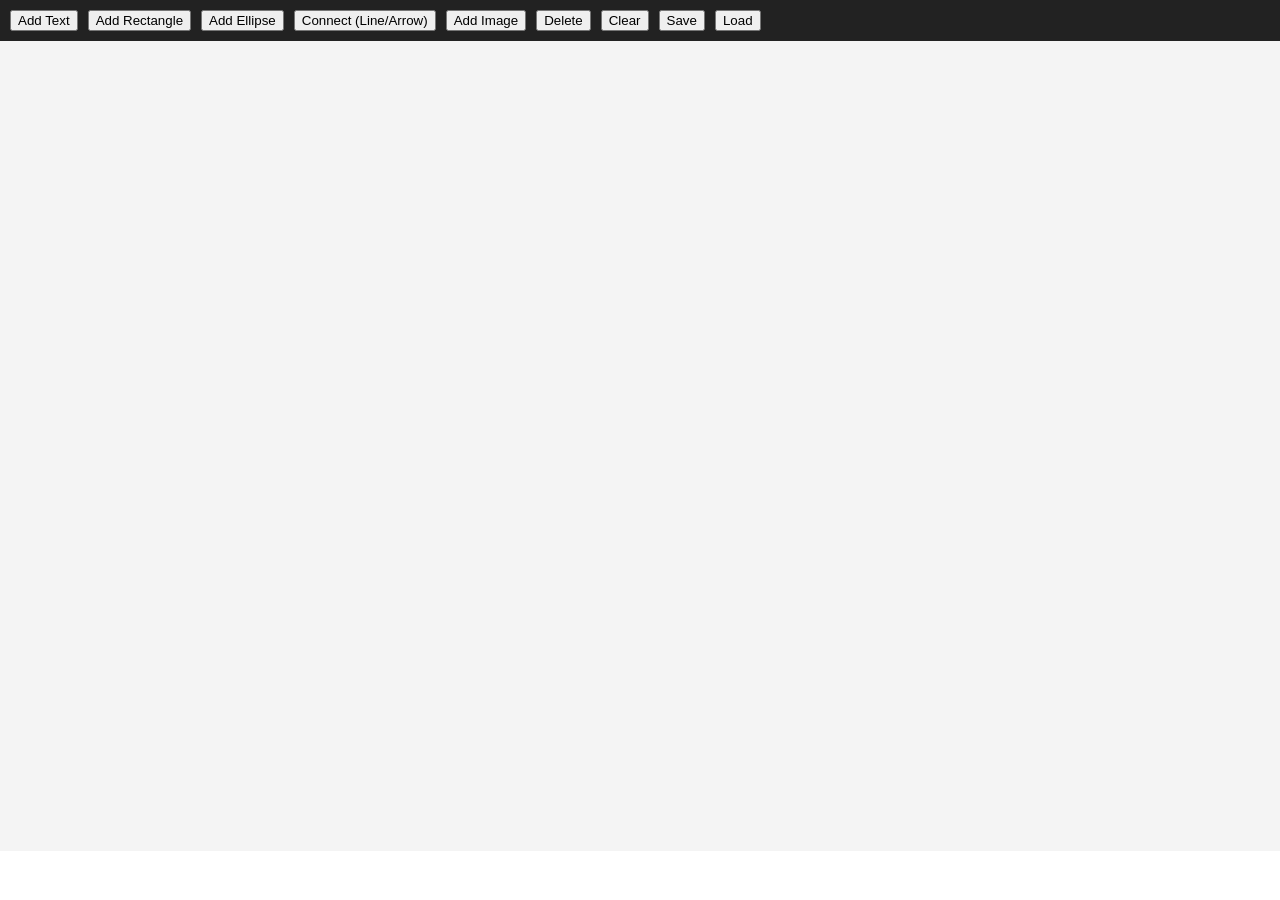
<file: Drag-Drop-Editors/index.html>
<!DOCTYPE html>
<html lang="en">
<head>
  <meta charset="UTF-8">
  <title>All-in-One Drag & Drop Editor</title>
  <style>
    body { font-family: sans-serif; margin: 0; }
    #toolbar {
      background: #222; color: #fff; padding: 10px;
      display: flex; gap: 10px; align-items: center;
      position: sticky; top: 0; z-index: 10;
    }
    #canvas {
      position: relative;
      width: 100vw; height: 90vh;
      background: #f4f4f4;
      overflow: auto;
    }
    .draggable {
      position: absolute;
      min-width: 60px; min-height: 30px;
      border: 1px solid #888;
      border-radius: 6px;
      background: #fff;
      padding: 5px;
      cursor: move;
      user-select: none;
      box-shadow: 1px 1px 8px #aaa2;
    }
    .selected { border: 2px solid #0078d7; }
    .line {
      position: absolute;
      pointer-events: none;
      z-index: 0;
    }
    .arrow {
      stroke: #333;
      stroke-width: 2;
      marker-end: url(#arrowhead);
    }
    .delete-btn {
      position: absolute;
      top: -10px; right: -10px;
      background: #f33; color: #fff;
      border: none; border-radius: 50%;
      width: 20px; height: 20px;
      font-size: 14px;
      cursor: pointer;
      display: none;
      z-index: 2;
    }
    .draggable:hover .delete-btn { display: block; }
    input[type="file"] { display: none; }
  </style>
</head>
<body>
  <div id="toolbar">
    <button onclick="addText()">Add Text</button>
    <button onclick="addShape('rect')">Add Rectangle</button>
    <button onclick="addShape('ellipse')">Add Ellipse</button>
    <button onclick="startLine()">Connect (Line/Arrow)</button>
    <label>
      <button>Add Image</button>
      <input type="file" id="imgInput" accept="image/*" onchange="addImage(event)">
    </label>
    <button onclick="deleteSelected()">Delete</button>
    <button onclick="clearCanvas()">Clear</button>
    <button onclick="saveCanvas()">Save</button>
    <button onclick="loadCanvas()">Load</button>
  </div>
  <div id="canvas"></div>

  <!-- Arrowhead marker for SVG lines -->
  <svg width="0" height="0">
    <defs>
      <marker id="arrowhead" markerWidth="10" markerHeight="7"
        refX="10" refY="3.5" orient="auto" markerUnits="strokeWidth">
        <polygon points="0 0, 10 3.5, 0 7" fill="#333"/>
      </marker>
    </defs>
  </svg>

  <script>
    const canvas = document.getElementById('canvas');
    let selected = null;
    let offset = {x:0, y:0};
    let zIndex = 1;
    let lineStart = null;
    let lines = [];

    // ---- Utility Functions ----
    function makeId() {
      return 'id-' + Math.random().toString(36).substr(2, 9);
    }

    function setSelected(el) {
      if (selected) selected.classList.remove('selected');
      selected = el;
      if (selected) selected.classList.add('selected');
    }

    // ---- Drag & Drop ----
    function initDrag(el) {
      el.onmousedown = function(e) {
        if (e.target.classList.contains('delete-btn')) return;
        setSelected(el);
        offset.x = e.offsetX;
        offset.y = e.offsetY;
        el.style.zIndex = ++zIndex;
        document.onmousemove = function(ev) {
          el.style.left = (ev.pageX - canvas.offsetLeft - offset.x) + 'px';
          el.style.top = (ev.pageY - canvas.offsetTop - offset.y) + 'px';
          updateLines();
        }
        document.onmouseup = function() {
          document.onmousemove = null;
          document.onmouseup = null;
          saveCanvas();
        }
      }
    }

    // ---- Add Elements ----
    function addText() {
      const el = document.createElement('div');
      el.className = 'draggable';
      el.contentEditable = true;
      el.innerText = 'Double-click to edit';
      el.style.left = '50px';
      el.style.top = '50px';
      el.id = makeId();
      el.ondblclick = () => { el.contentEditable = true; el.focus(); };
      el.onblur = () => { el.contentEditable = false; saveCanvas(); };
      addDeleteButton(el);
      canvas.appendChild(el);
      initDrag(el);
      setSelected(el);
      saveCanvas();
    }

    function addShape(type) {
      const el = document.createElement('div');
      el.className = 'draggable';
      el.style.left = '100px';
      el.style.top = '100px';
      el.id = makeId();
      el.style.width = '100px';
      el.style.height = '60px';
      el.style.display = 'flex';
      el.style.alignItems = 'center';
      el.style.justifyContent = 'center';
      el.contentEditable = true;
      el.innerText = type === 'rect' ? 'Rectangle' : 'Ellipse';
      if (type === 'ellipse') {
        el.style.borderRadius = '50%';
      }
      addDeleteButton(el);
      canvas.appendChild(el);
      initDrag(el);
      setSelected(el);
      saveCanvas();
    }

    function addImage(event) {
      const file = event.target.files[0];
      if (!file) return;
      const reader = new FileReader();
      reader.onload = function(e) {
        const el = document.createElement('div');
        el.className = 'draggable';
        el.style.left = '120px';
        el.style.top = '120px';
        el.id = makeId();
        el.style.width = '120px';
        el.style.height = '80px';
        el.style.padding = '0';
        el.innerHTML = `<img src="${e.target.result}" style="width:100%;height:100%;object-fit:contain;">`;
        addDeleteButton(el);
        canvas.appendChild(el);
        initDrag(el);
        setSelected(el);
        saveCanvas();
      }
      reader.readAsDataURL(file);
      // Reset input so the same image can be uploaded again
      event.target.value = '';
    }

    // ---- Delete, Clear ----
    function addDeleteButton(el) {
      const btn = document.createElement('button');
      btn.innerText = '×';
      btn.className = 'delete-btn';
      btn.onclick = function(e) {
        e.stopPropagation();
        if (el === selected) selected = null;
        el.remove();
        updateLines();
        saveCanvas();
      };
      el.appendChild(btn);
    }

    function deleteSelected() {
      if (selected) {
        selected.remove();
        selected = null;
        updateLines();
        saveCanvas();
      }
    }

    function clearCanvas() {
      if (confirm('Clear everything?')) {
        canvas.innerHTML = '';
        lines = [];
        saveCanvas();
      }
    }

    // ---- Connect Lines/Arrows ----
    function startLine() {
      alert('Click two shapes to connect.');
      lineStart = null;
      canvas.onclick = function(e) {
        if (e.target.classList.contains('draggable')) {
          if (!lineStart) {
            lineStart = e.target;
            lineStart.classList.add('selected');
          } else if (lineStart !== e.target) {
            connect(lineStart, e.target);
            lineStart.classList.remove('selected');
            lineStart = null;
            canvas.onclick = null;
            saveCanvas();
          }
        }
      }
    }

    function connect(from, to) {
      const line = document.createElementNS('http://www.w3.org/2000/svg', 'svg');
      line.classList.add('line');
      line.setAttribute('width', canvas.offsetWidth);
      line.setAttribute('height', canvas.offsetHeight);
      line.style.left = '0';
      line.style.top = '0';
      line.style.position = 'absolute';
      line.style.pointerEvents = 'none';
      line.innerHTML = `<line class="arrow" x1="0" y1="0" x2="0" y2="0"/>`;
      canvas.appendChild(line);
      lines.push({from: from.id, to: to.id, line});
      updateLines();
    }

    function updateLines() {
      lines.forEach(l => {
        const fromEl = document.getElementById(l.from);
        const toEl = document.getElementById(l.to);
        if (!fromEl || !toEl) return;
        const rect1 = fromEl.getBoundingClientRect();
        const rect2 = toEl.getBoundingClientRect();
        const cRect = canvas.getBoundingClientRect();
        const x1 = rect1.left + rect1.width/2 - cRect.left;
        const y1 = rect1.top + rect1.height/2 - cRect.top;
        const x2 = rect2.left + rect2.width/2 - cRect.left;
        const y2 = rect2.top + rect2.height/2 - cRect.top;
        l.line.setAttribute('width', canvas.offsetWidth);
        l.line.setAttribute('height', canvas.offsetHeight);
        const svgLine = l.line.querySelector('line');
        svgLine.setAttribute('x1', x1);
        svgLine.setAttribute('y1', y1);
        svgLine.setAttribute('x2', x2);
        svgLine.setAttribute('y2', y2);
      });
    }

    // ---- Save/Load ----
    function saveCanvas() {
      const elements = [];
      canvas.querySelectorAll('.draggable').forEach(el => {
        let type = 'text';
        let content = el.innerText;
        if (el.querySelector('img')) {
          type = 'image';
          content = el.querySelector('img').src;
        } else if (el.style.borderRadius === '50%') {
          type = 'ellipse';
        } else if (el.innerText === 'Rectangle') {
          type = 'rect';
        }
        elements.push({
          id: el.id,
          type,
          content,
          left: el.style.left,
          top: el.style.top,
          width: el.style.width,
          height: el.style.height,
        });
      });
      const linesSave = lines.map(l => ({from: l.from, to: l.to}));
      localStorage.setItem('canvasState', JSON.stringify({elements, lines: linesSave}));
    }

    function loadCanvas() {
      const state = JSON.parse(localStorage.getItem('canvasState') || '{}');
      canvas.innerHTML = '';
      lines = [];
      if (!state.elements) return;
      state.elements.forEach(e => {
        let el;
        if (e.type === 'image') {
          el = document.createElement('div');
          el.innerHTML = `<img src="${e.content}" style="width:100%;height:100%;object-fit:contain;">`;
        } else {
          el = document.createElement('div');
          el.innerText = e.content;
          el.contentEditable = true;
          if (e.type === 'ellipse') el.style.borderRadius = '50%';
        }
        el.className = 'draggable';
        el.id = e.id;
        el.style.left = e.left;
        el.style.top = e.top;
        el.style.width = e.width;
        el.style.height = e.height;
        addDeleteButton(el);
        canvas.appendChild(el);
        initDrag(el);
      });
      if (state.lines) {
        state.lines.forEach(l => {
          const fromEl = document.getElementById(l.from);
          const toEl = document.getElementById(l.to);
          if (fromEl && toEl) connect(fromEl, toEl);
        });
      }
      saveCanvas();
      setTimeout(updateLines, 100);
    }

    // ---- Event Listeners ----
    window.addEventListener('resize', updateLines);
    canvas.addEventListener('click', function(e) {
      if (e.target === canvas) setSelected(null);
      updateLines();
    });

    // ---- Initial Load ----
    loadCanvas();
  </script>
</body>
</html>
</file>
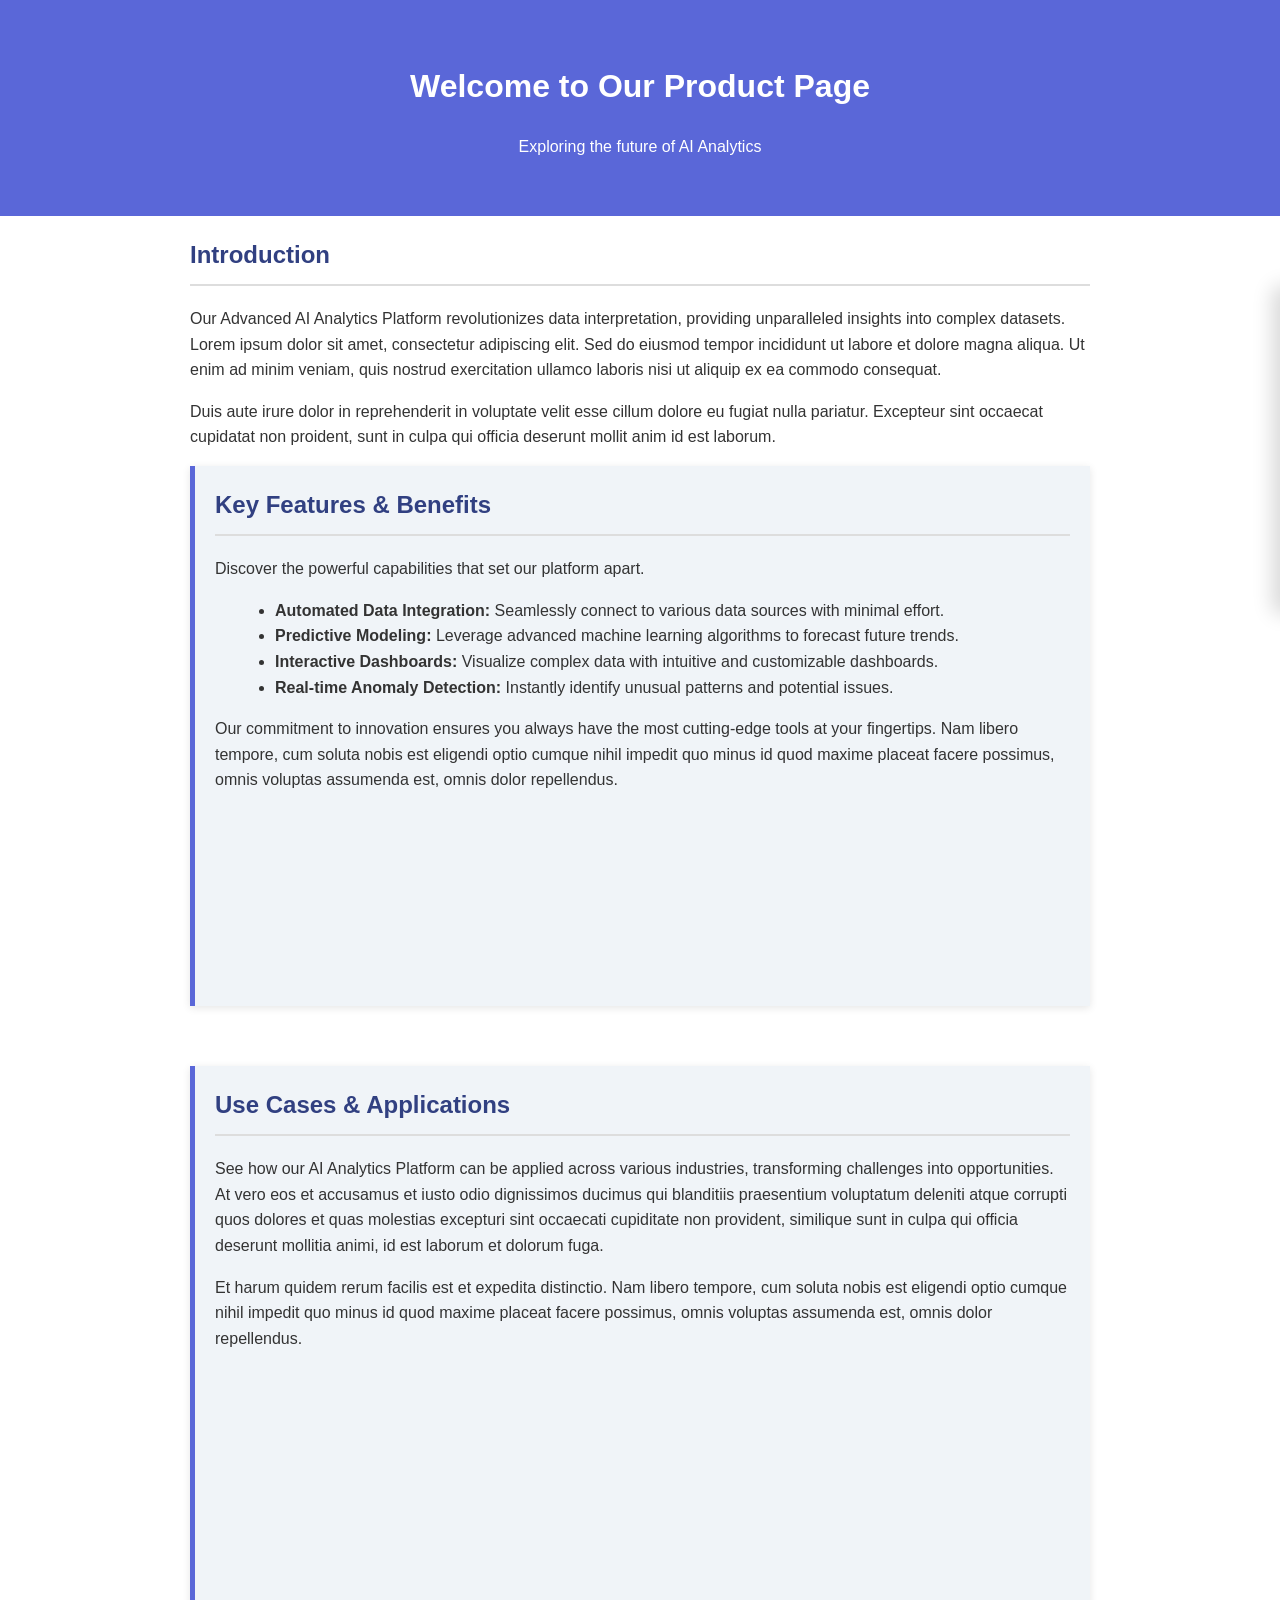
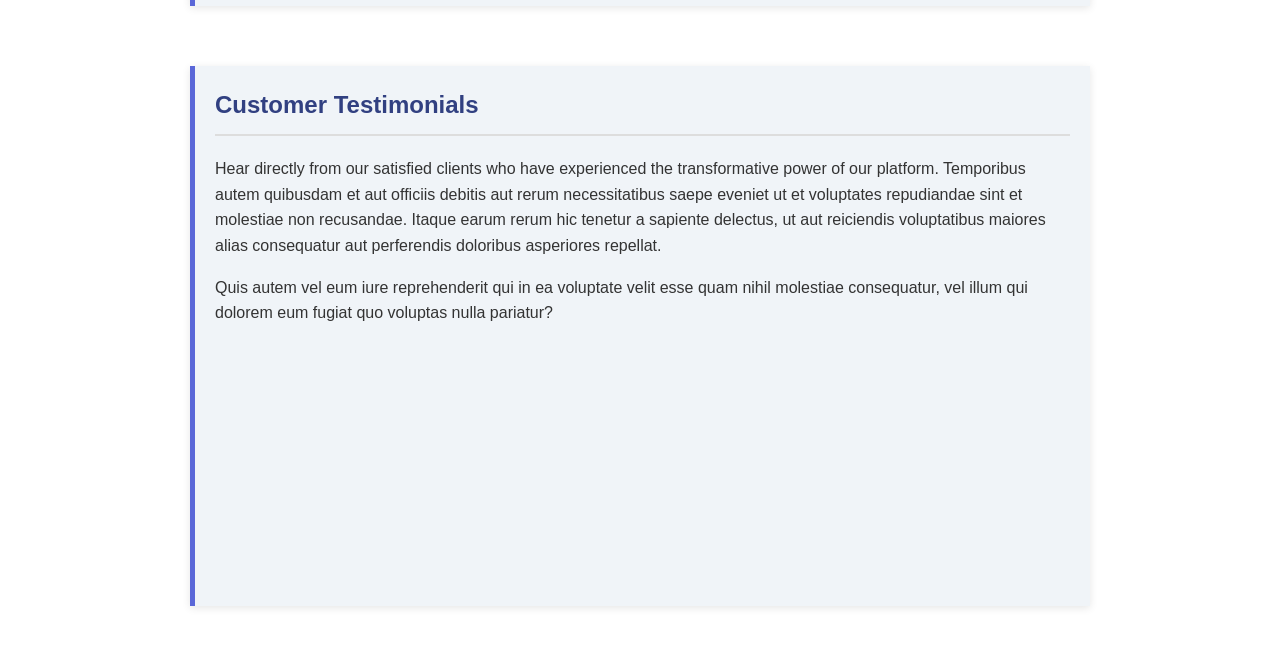
<file: Navigation-Flow-Menu/index.html>
<!DOCTYPE html>
<html lang="en">
<head>
    <meta charset="UTF-8">
    <meta name="viewport" content="width=device-width, initial-scale=1.0">
    <title>Contextual Flow Navigation Prototype</title>
    <link rel="stylesheet" href="style.css">
</head>
<body>
    <header>
        <h1>Welcome to Our Product Page</h1>
        <p>Exploring the future of AI Analytics</p>
    </header>

    <main class="content-wrapper">
        <section class="intro-section">
            <h2>Introduction</h2>
            <p>Our Advanced AI Analytics Platform revolutionizes data interpretation, providing unparalleled insights into complex datasets. Lorem ipsum dolor sit amet, consectetur adipiscing elit. Sed do eiusmod tempor incididunt ut labore et dolore magna aliqua. Ut enim ad minim veniam, quis nostrud exercitation ullamco laboris nisi ut aliquip ex ea commodo consequat.</p>
            <p>Duis aute irure dolor in reprehenderit in voluptate velit esse cillum dolore eu fugiat nulla pariatur. Excepteur sint occaecat cupidatat non proident, sunt in culpa qui officia deserunt mollit anim id est laborum.</p>
        </section>

        <section id="features-section" class="content-section">
            <h2>Key Features & Benefits</h2>
            <p>Discover the powerful capabilities that set our platform apart.</p>
            <ul>
                <li><strong>Automated Data Integration:</strong> Seamlessly connect to various data sources with minimal effort.</li>
                <li><strong>Predictive Modeling:</strong> Leverage advanced machine learning algorithms to forecast future trends.</li>
                <li><strong>Interactive Dashboards:</strong> Visualize complex data with intuitive and customizable dashboards.</li>
                <li><strong>Real-time Anomaly Detection:</strong> Instantly identify unusual patterns and potential issues.</li>
            </ul>
            <p>Our commitment to innovation ensures you always have the most cutting-edge tools at your fingertips. Nam libero tempore, cum soluta nobis est eligendi optio cumque nihil impedit quo minus id quod maxime placeat facere possimus, omnis voluptas assumenda est, omnis dolor repellendus.</p>
        </section>

        <section class="content-section">
            <h2>Use Cases & Applications</h2>
            <p>See how our AI Analytics Platform can be applied across various industries, transforming challenges into opportunities. At vero eos et accusamus et iusto odio dignissimos ducimus qui blanditiis praesentium voluptatum deleniti atque corrupti quos dolores et quas molestias excepturi sint occaecati cupiditate non provident, similique sunt in culpa qui officia deserunt mollitia animi, id est laborum et dolorum fuga.</p>
            <p>Et harum quidem rerum facilis est et expedita distinctio. Nam libero tempore, cum soluta nobis est eligendi optio cumque nihil impedit quo minus id quod maxime placeat facere possimus, omnis voluptas assumenda est, omnis dolor repellendus.</p>
        </section>

        <section class="content-section">
            <h2>Customer Testimonials</h2>
            <p>Hear directly from our satisfied clients who have experienced the transformative power of our platform. Temporibus autem quibusdam et aut officiis debitis aut rerum necessitatibus saepe eveniet ut et voluptates repudiandae sint et molestiae non recusandae. Itaque earum rerum hic tenetur a sapiente delectus, ut aut reiciendis voluptatibus maiores alias consequatur aut perferendis doloribus asperiores repellat.</p>
            <p>Quis autem vel eum iure reprehenderit qui in ea voluptate velit esse quam nihil molestiae consequatur, vel illum qui dolorem eum fugiat quo voluptas nulla pariatur?</p>
        </section>
    </main>

    <aside id="flowPanel" class="flow-panel">
        <button class="close-btn">&times;</button>
        <h3>Explore Further on AI Analytics</h3>
        <ul>
            <li><a href="#customer-stories">Customer Success Stories</a></li>
            <li><a href="#roi-calculator">Download: ROI Calculator</a></li>
            <li><a href="#compare">Compare with Other Solutions</a></li>
            <li><a href="#demo">Register for a Live Demo</a></li>
        </ul>
    </aside>

    <script src="script.js"></script>
</body>
</html>
</file>
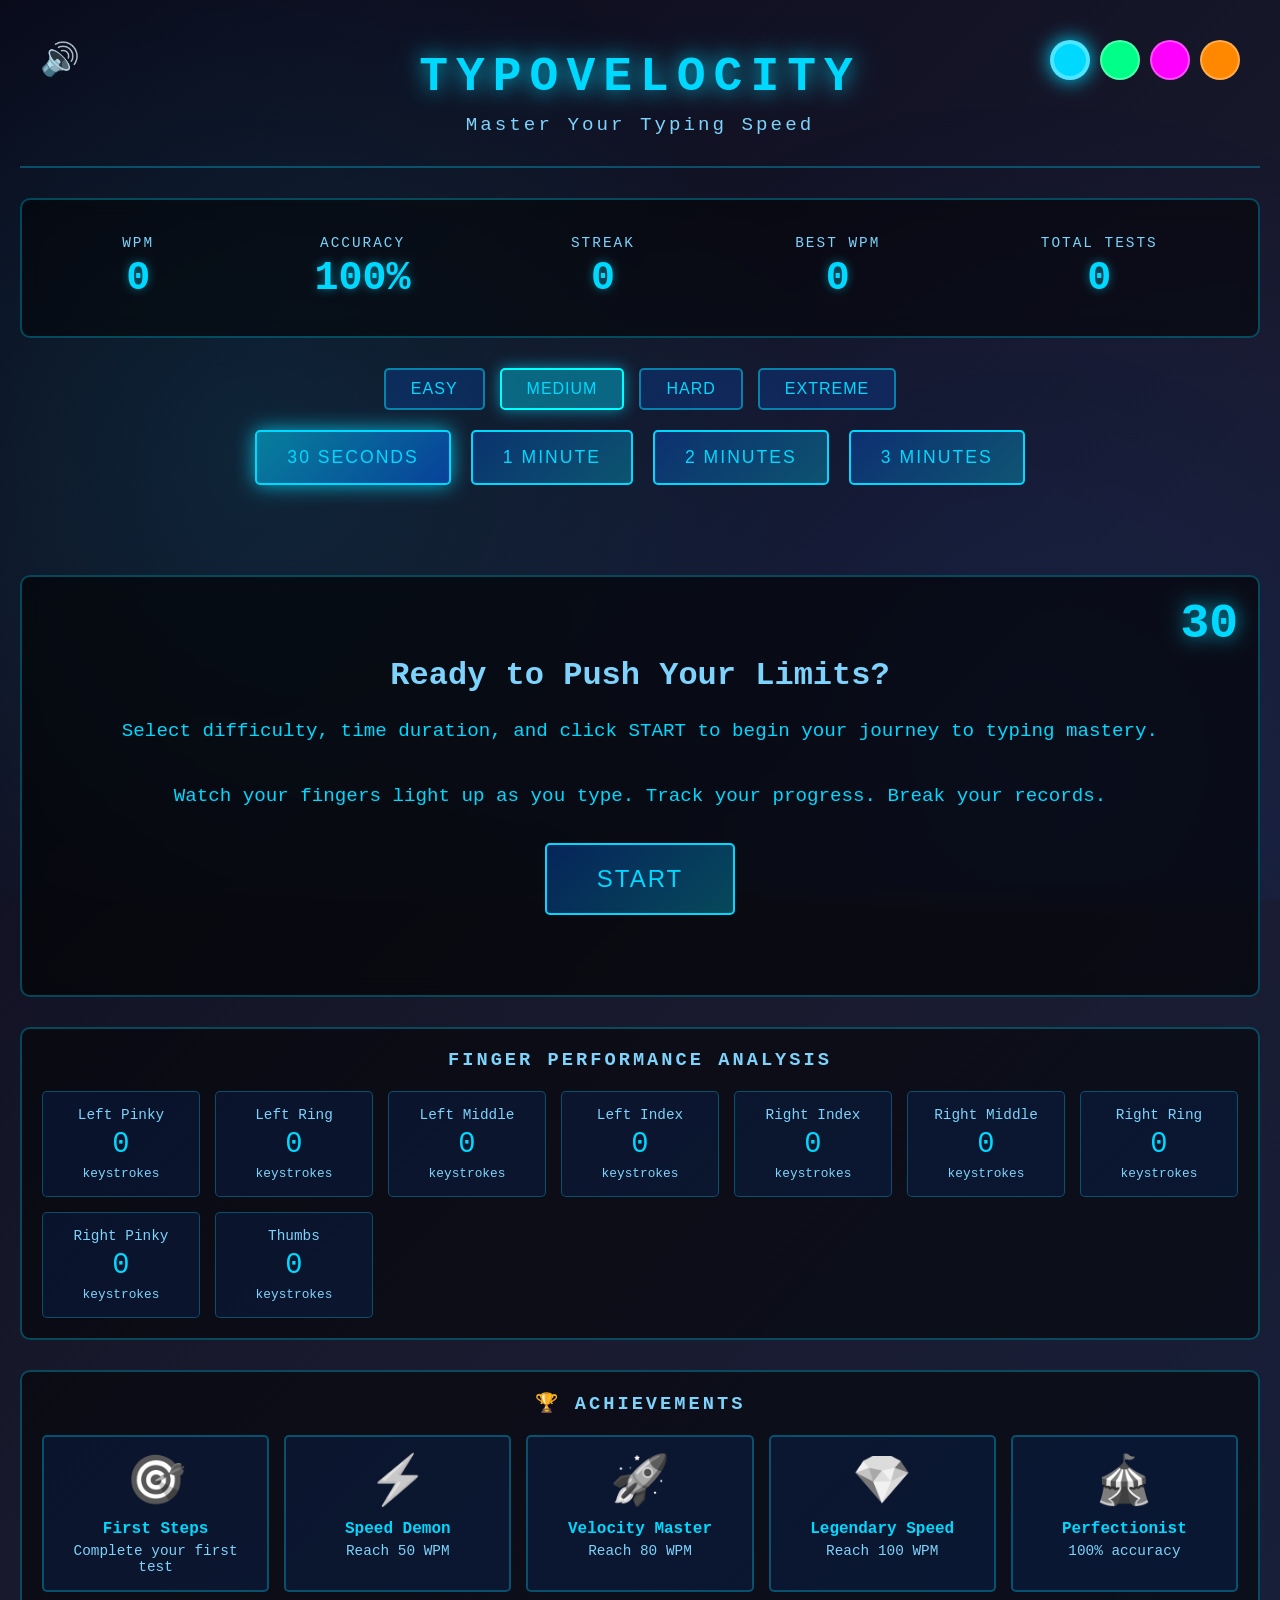
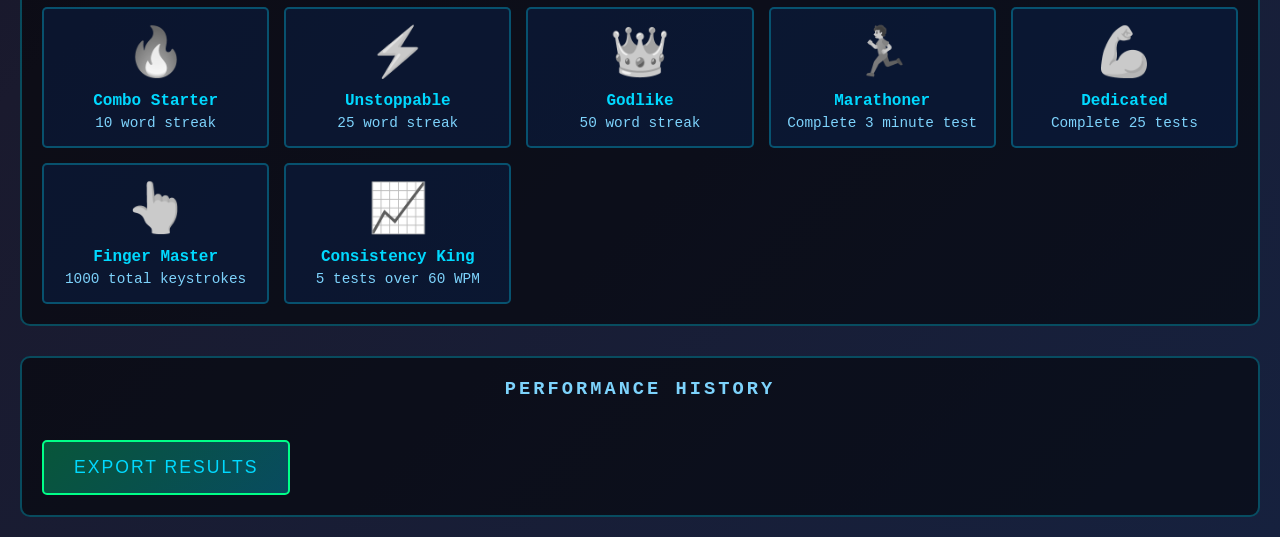
<file: Typovelocity/index.html>
<!DOCTYPE html>
<html lang="en">
<head>
    <meta charset="UTF-8">
    <meta name="viewport" content="width=device-width, initial-scale=1.0">
    <meta name="description" content="TypoVelocity - A futuristic typing speed trainer with achievements, themes, and real-time feedback">
    <meta name="keywords" content="typing, speed, trainer, WPM, typing test, typing game">
    <meta name="author" content="Your Name">
    <title>TypoVelocity - Master Your Typing Speed</title>
    
    <!-- Styles -->
    <link rel="stylesheet" href="css/style.css">
    
    <!-- Favicon (optional - add your own) -->
    <!-- <link rel="icon" type="image/png" href="assets/favicon.png"> -->
</head>
<body>
    <div class="container">
        <header>
            <div class="sound-toggle" id="soundToggle">🔊</div>
            <div class="theme-selector">
                <div class="theme-btn theme-blue active" data-theme="blue" title="Blue Theme"></div>
                <div class="theme-btn theme-green" data-theme="green" title="Green Theme"></div>
                <div class="theme-btn theme-purple" data-theme="purple" title="Purple Theme"></div>
                <div class="theme-btn theme-orange" data-theme="orange" title="Orange Theme"></div>
            </div>
            <h1>TypoVelocity</h1>
            <div class="subtitle">Master Your Typing Speed</div>
        </header>

        <div class="stats-bar">
            <div class="stat-item">
                <div class="stat-label">WPM</div>
                <div class="stat-value" id="wpm">0</div>
            </div>
            <div class="stat-item">
                <div class="stat-label">Accuracy</div>
                <div class="stat-value" id="accuracy">100%</div>
            </div>
            <div class="stat-item">
                <div class="stat-label">Streak</div>
                <div class="stat-value" id="streak">0</div>
            </div>
            <div class="stat-item">
                <div class="stat-label">Best WPM</div>
                <div class="stat-value" id="bestWpm">0</div>
            </div>
            <div class="stat-item">
                <div class="stat-label">Total Tests</div>
                <div class="stat-value" id="totalTests">0</div>
            </div>
        </div>

        <div class="difficulty-selector">
            <button class="difficulty-btn" data-difficulty="easy">Easy</button>
            <button class="difficulty-btn active" data-difficulty="medium">Medium</button>
            <button class="difficulty-btn" data-difficulty="hard">Hard</button>
            <button class="difficulty-btn" data-difficulty="extreme">Extreme</button>
        </div>

        <div class="control-panel">
            <button class="btn active" data-time="30"><span>30 Seconds</span></button>
            <button class="btn" data-time="60"><span>1 Minute</span></button>
            <button class="btn" data-time="120"><span>2 Minutes</span></button>
            <button class="btn" data-time="180"><span>3 Minutes</span></button>
        </div>

        <div class="motivation-message" id="motivationMsg"></div>

        <div class="game-area">
            <div class="timer-display" id="timer">30</div>
            <div class="typing-feedback" id="typingFeedback"></div>
            <div id="gameContent">
                <div class="welcome-screen">
                    <h2>Ready to Push Your Limits?</h2>
                    <p>Select difficulty, time duration, and click START to begin your journey to typing mastery.</p>
                    <p>Watch your fingers light up as you type. Track your progress. Break your records.</p>
                    <button class="btn" id="startBtn" style="font-size: 1.5em; padding: 20px 50px;"><span>START</span></button>
                </div>
            </div>
        </div>

        <div class="finger-tracker">
            <h3>Finger Performance Analysis</h3>
            <div class="finger-stats" id="fingerStats"></div>
        </div>

        <div class="achievements">
            <h3>🏆 Achievements</h3>
            <div class="achievement-grid" id="achievementGrid"></div>
        </div>

        <div class="scoreboard">
            <h3>Performance History</h3>
            <button class="btn export-btn" id="exportBtn"><span>Export Results</span></button>
            <div id="scoreList"></div>
        </div>
    </div>

    <!-- Scripts -->
    <script src="js/audio.js"></script>
    <script src="js/achievements.js"></script>
    <script src="js/app.js"></script>
</body>
</html>
</file>
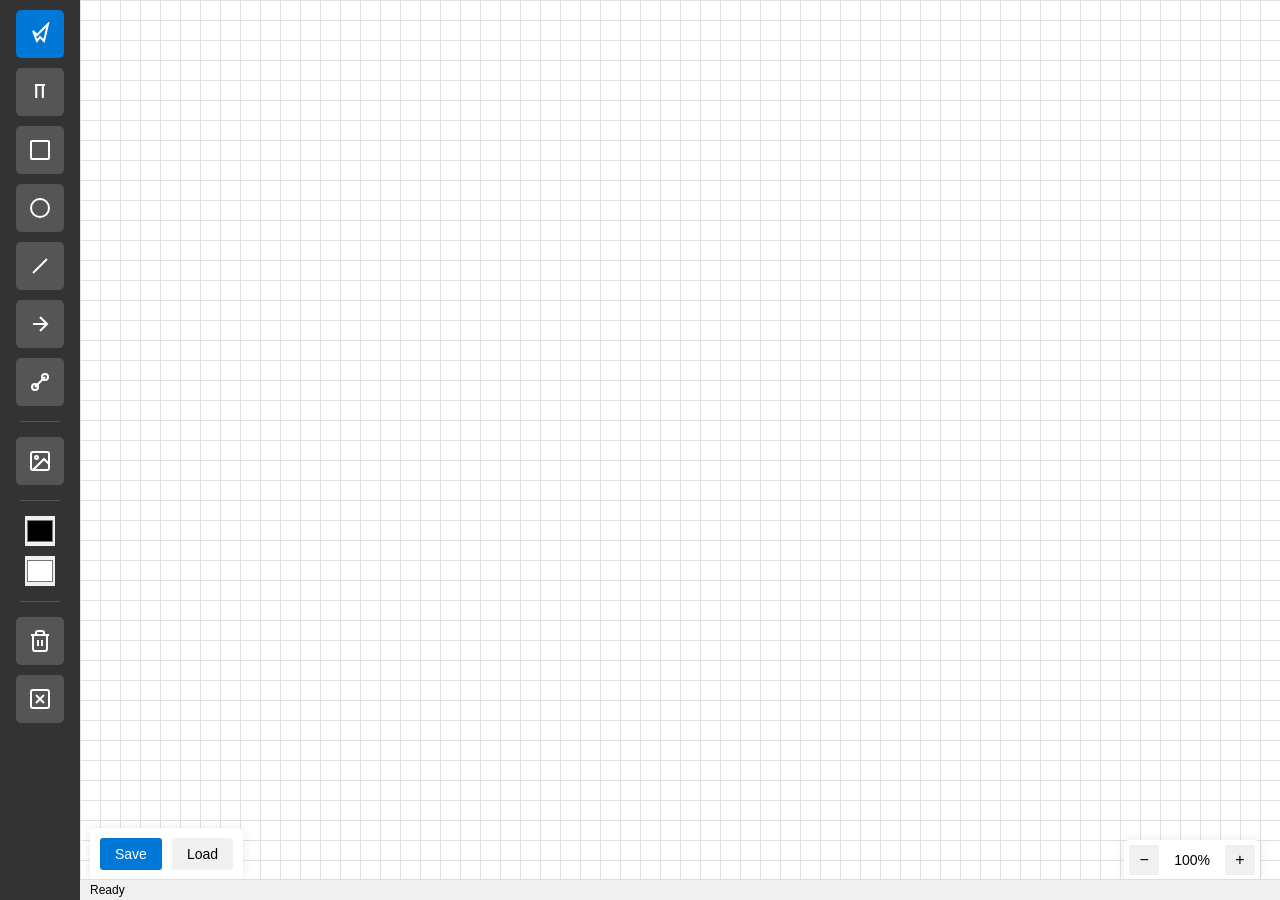
<file: Drag-Drop-Editors/index_GH.html>
<!DOCTYPE html>
<html lang="en">
<head>
    <meta charset="UTF-8">
    <meta name="viewport" content="width=device-width, initial-scale=1.0">
    <title>Interactive Canvas Editor</title>
    <style>
        body {
            font-family: 'Segoe UI', Tahoma, Geneva, Verdana, sans-serif;
            margin: 0;
            padding: 0;
            background-color: #f5f5f5;
            overflow: hidden;
        }
        .app-container {
            display: flex;
            height: 100vh;
        }
        .toolbar {
            width: 60px;
            background-color: #333;
            color: white;
            padding: 10px;
            display: flex;
            flex-direction: column;
            align-items: center;
            gap: 10px;
        }
        .toolbar button {
            width: 48px;
            height: 48px;
            background-color: #555;
            border: none;
            border-radius: 5px;
            color: white;
            cursor: pointer;
            display: flex;
            align-items: center;
            justify-content: center;
            transition: background-color 0.2s;
        }
        .toolbar button:hover {
            background-color: #777;
        }
        .toolbar button.active {
            background-color: #0078d7;
        }
        .toolbar button svg {
            width: 24px;
            height: 24px;
        }
        .workspace {
            flex: 1;
            position: relative;
            background-color: white;
            overflow: auto;
        }
        .canvas {
            position: absolute;
            top: 0;
            left: 0;
            width: 3000px;
            height: 3000px;
            background-image: 
                linear-gradient(#e1e1e1 1px, transparent 1px),
                linear-gradient(90deg, #e1e1e1 1px, transparent 1px);
            background-size: 20px 20px;
        }
        .element {
            position: absolute;
            cursor: move;
            user-select: none;
            min-width: 20px;
            min-height: 20px;
        }
        .text-element {
            padding: 5px;
            outline: none;
            border: 1px dashed transparent;
        }
        .text-element:hover {
            border: 1px dashed #0078d7;
        }
        .shape-element {
            border: 2px solid #333;
            background-color: rgba(255, 255, 255, 0.7);
        }
        .shape-resize-handle {
            position: absolute;
            width: 8px;
            height: 8px;
            background-color: white;
            border: 1px solid #0078d7;
            border-radius: 50%;
        }
        .top-left { top: -4px; left: -4px; cursor: nw-resize; }
        .top-right { top: -4px; right: -4px; cursor: ne-resize; }
        .bottom-left { bottom: -4px; left: -4px; cursor: sw-resize; }
        .bottom-right { bottom: -4px; right: -4px; cursor: se-resize; }
        
        .selected {
            outline: 2px solid #0078d7;
        }
        .line-element {
            position: absolute;
            cursor: move;
        }
        .line-handle {
            position: absolute;
            width: 10px;
            height: 10px;
            background-color: white;
            border: 1px solid #0078d7;
            border-radius: 50%;
            margin-left: -5px;
            margin-top: -5px;
            cursor: move;
        }
        .image-element {
            position: absolute;
            cursor: move;
            border: 1px solid transparent;
        }
        .image-element:hover {
            border: 1px dashed #0078d7;
        }
        .image-element img {
            width: 100%;
            height: 100%;
            object-fit: cover;
        }
        .toolbar-separator {
            width: 40px;
            height: 1px;
            background-color: #555;
            margin: 5px 0;
        }
        .color-picker {
            width: 30px;
            height: 30px;
            padding: 0;
            border: none;
            cursor: pointer;
        }
        .property-panel {
            position: absolute;
            right: 20px;
            top: 20px;
            width: 250px;
            background-color: white;
            border-radius: 5px;
            box-shadow: 0 0 10px rgba(0,0,0,0.1);
            padding: 15px;
            display: none;
        }
        .property-panel h3 {
            margin-top: 0;
            margin-bottom: 15px;
            font-size: 16px;
            color: #333;
        }
        .property-row {
            display: flex;
            justify-content: space-between;
            align-items: center;
            margin-bottom: 10px;
        }
        .property-label {
            flex: 1;
            font-size: 14px;
        }
        .property-value {
            flex: 1;
        }
        input[type="number"], input[type="text"], select {
            width: 100%;
            padding: 5px;
            border: 1px solid #ddd;
            border-radius: 3px;
        }
        .controls {
            position: fixed;
            bottom: 20px;
            left: 90px;
            background-color: white;
            border-radius: 5px;
            box-shadow: 0 0 10px rgba(0,0,0,0.1);
            padding: 10px;
            display: flex;
            gap: 10px;
        }
        .controls button {
            background-color: #f0f0f0;
            border: none;
            border-radius: 3px;
            padding: 8px 15px;
            cursor: pointer;
            font-size: 14px;
            transition: background-color 0.2s;
        }
        .controls button:hover {
            background-color: #e0e0e0;
        }
        .controls button.primary {
            background-color: #0078d7;
            color: white;
        }
        .controls button.primary:hover {
            background-color: #0067b8;
        }
        .zoom-controls {
            position: fixed;
            bottom: 20px;
            right: 20px;
            background-color: white;
            border-radius: 5px;
            box-shadow: 0 0 10px rgba(0,0,0,0.1);
            padding: 5px;
            display: flex;
            gap: 5px;
        }
        .zoom-controls button {
            width: 30px;
            height: 30px;
            background-color: #f0f0f0;
            border: none;
            border-radius: 3px;
            cursor: pointer;
            display: flex;
            align-items: center;
            justify-content: center;
            font-size: 16px;
            transition: background-color 0.2s;
        }
        .zoom-controls span {
            display: flex;
            align-items: center;
            padding: 0 10px;
            font-size: 14px;
        }
        .status-bar {
            position: fixed;
            bottom: 0;
            left: 80px;
            right: 0;
            height: 20px;
            background-color: #f0f0f0;
            border-top: 1px solid #ddd;
            font-size: 12px;
            padding: 0 10px;
            display: flex;
            align-items: center;
        }
        #dropZone {
            border: 2px dashed #ccc;
            text-align: center;
            padding: 20px;
            position: absolute;
            top: 50%;
            left: 50%;
            transform: translate(-50%, -50%);
            width: 300px;
            display: none;
            background-color: rgba(255,255,255,0.9);
            z-index: 1000;
            border-radius: 5px;
        }
        .connection-line {
            position: absolute;
            pointer-events: none;
            z-index: 1;
        }
        .connector-dot {
            position: absolute;
            width: 8px;
            height: 8px;
            background-color: #0078d7;
            border-radius: 50%;
            cursor: pointer;
            z-index: 2;
        }
    </style>
</head>
<body>
    <div class="app-container">
        <div class="toolbar">
            <button id="selectTool" class="active" title="Select and Move">
                <svg viewBox="0 0 24 24" fill="none" stroke="currentColor" stroke-width="2">
                    <path d="M5 9l4 4l11-11l-4 17l-4-4l-3 4l-4-10z"></path>
                </svg>
            </button>
            <button id="textTool" title="Add Text">
                <svg viewBox="0 0 24 24" fill="none" stroke="currentColor" stroke-width="2">
                    <path d="M17 6.1H7V4h10v2.1zm-7.7 12v-12h-2.1v12h2.1zm4.5-12v12h2.1v-12h-2.1z" stroke="none" fill="currentColor"></path>
                </svg>
            </button>
            <button id="rectangleTool" title="Add Rectangle">
                <svg viewBox="0 0 24 24" fill="none" stroke="currentColor" stroke-width="2">
                    <rect x="3" y="3" width="18" height="18" rx="1"></rect>
                </svg>
            </button>
            <button id="circleTool" title="Add Circle">
                <svg viewBox="0 0 24 24" fill="none" stroke="currentColor" stroke-width="2">
                    <circle cx="12" cy="12" r="9"></circle>
                </svg>
            </button>
            <button id="lineTool" title="Add Line">
                <svg viewBox="0 0 24 24" fill="none" stroke="currentColor" stroke-width="2">
                    <line x1="5" y1="19" x2="19" y2="5"></line>
                </svg>
            </button>
            <button id="arrowTool" title="Add Arrow">
                <svg viewBox="0 0 24 24" fill="none" stroke="currentColor" stroke-width="2">
                    <line x1="5" y1="12" x2="19" y2="12"></line>
                    <polyline points="12 5 19 12 12 19"></polyline>
                </svg>
            </button>
            <button id="connectTool" title="Connect Elements">
                <svg viewBox="0 0 24 24" fill="none" stroke="currentColor" stroke-width="2">
                    <path d="M7 17L17 7"></path>
                    <circle cx="7" cy="17" r="3"></circle>
                    <circle cx="17" cy="7" r="3"></circle>
                </svg>
            </button>
            <div class="toolbar-separator"></div>
            <button id="imageTool" title="Add Image">
                <svg viewBox="0 0 24 24" fill="none" stroke="currentColor" stroke-width="2">
                    <rect x="3" y="3" width="18" height="18" rx="2" ry="2"></rect>
                    <circle cx="8.5" cy="8.5" r="1.5"></circle>
                    <polyline points="21 15 16 10 5 21"></polyline>
                </svg>
            </button>
            <div class="toolbar-separator"></div>
            <input type="color" id="strokeColor" value="#000000" class="color-picker" title="Stroke Color">
            <input type="color" id="fillColor" value="#ffffff" class="color-picker" title="Fill Color">
            <div class="toolbar-separator"></div>
            <button id="deleteTool" title="Delete Selected">
                <svg viewBox="0 0 24 24" fill="none" stroke="currentColor" stroke-width="2">
                    <polyline points="3 6 5 6 21 6"></polyline>
                    <path d="M19 6v14a2 2 0 0 1-2 2H7a2 2 0 0 1-2-2V6m3 0V4a2 2 0 0 1 2-2h4a2 2 0 0 1 2 2v2"></path>
                    <line x1="10" y1="11" x2="10" y2="17"></line>
                    <line x1="14" y1="11" x2="14" y2="17"></line>
                </svg>
            </button>
            <button id="clearCanvas" title="Clear Canvas">
                <svg viewBox="0 0 24 24" fill="none" stroke="currentColor" stroke-width="2">
                    <rect x="3" y="3" width="18" height="18" rx="2" ry="2"></rect>
                    <line x1="8" y1="16" x2="16" y2="8"></line>
                    <line x1="8" y1="8" x2="16" y2="16"></line>
                </svg>
            </button>
        </div>
        <div class="workspace">
            <div class="canvas" id="canvas"></div>
            
            <div id="dropZone">
                <p>Drop image here</p>
            </div>
            
            <div class="property-panel" id="propertyPanel">
                <h3>Properties</h3>
                <div id="elementProperties"></div>
            </div>
            
            <div class="controls">
                <button id="saveButton" class="primary">Save</button>
                <button id="loadButton">Load</button>
            </div>
            
            <div class="zoom-controls">
                <button id="zoomOut">−</button>
                <span id="zoomLevel">100%</span>
                <button id="zoomIn">+</button>
            </div>
            
            <div class="status-bar">
                <span id="statusText">Ready</span>
            </div>
        </div>
    </div>

    <script>
        document.addEventListener('DOMContentLoaded', function() {
            // Initialize variables
            let currentTool = 'select';
            let currentElement = null;
            let isDragging = false;
            let isDrawing = false;
            let isResizing = false;
            let isConnecting = false;
            let startX, startY;
            let selectedElement = null;
            let resizeHandle = null;
            let elements = [];
            let nextId = 1;
            let scale = 1;
            let connections = [];
            let startElement = null;
            let tempLine = null;
            
            // DOM elements
            const canvas = document.getElementById('canvas');
            const toolButtons = document.querySelectorAll('.toolbar button');
            const selectTool = document.getElementById('selectTool');
            const textTool = document.getElementById('textTool');
            const rectangleTool = document.getElementById('rectangleTool');
            const circleTool = document.getElementById('circleTool');
            const lineTool = document.getElementById('lineTool');
            const arrowTool = document.getElementById('arrowTool');
            const connectTool = document.getElementById('connectTool');
            const imageTool = document.getElementById('imageTool');
            const deleteTool = document.getElementById('deleteTool');
            const clearCanvas = document.getElementById('clearCanvas');
            const saveButton = document.getElementById('saveButton');
            const loadButton = document.getElementById('loadButton');
            const strokeColor = document.getElementById('strokeColor');
            const fillColor = document.getElementById('fillColor');
            const zoomIn = document.getElementById('zoomIn');
            const zoomOut = document.getElementById('zoomOut');
            const zoomLevel = document.getElementById('zoomLevel');
            const statusText = document.getElementById('statusText');
            const propertyPanel = document.getElementById('propertyPanel');
            const elementProperties = document.getElementById('elementProperties');
            const dropZone = document.getElementById('dropZone');
            
            // Set up event listeners for tools
            toolButtons.forEach(button => {
                button.addEventListener('click', function() {
                    toolButtons.forEach(btn => btn.classList.remove('active'));
                    this.classList.add('active');
                    const toolId = this.id;
                    currentTool = toolId.replace('Tool', '');
                    updateStatus(`Tool: ${currentTool}`);
                    deselectAll();
                    
                    if (currentTool === 'image') {
                        const fileInput = document.createElement('input');
                        fileInput.type = 'file';
                        fileInput.accept = 'image/*';
                        fileInput.click();
                        
                        fileInput.addEventListener('change', function(event) {
                            const file = event.target.files[0];
                            if (file) {
                                const reader = new FileReader();
                                reader.onload = function(e) {
                                    addImageElement(e.target.result, 100, 100);
                                };
                                reader.readAsDataURL(file);
                            }
                        });
                        
                        selectTool.click();
                    }
                });
            });
            
            // Canvas event listeners
            canvas.addEventListener('mousedown', onMouseDown);
            canvas.addEventListener('mousemove', onMouseMove);
            canvas.addEventListener('mouseup', onMouseUp);
            
            // Clear canvas event listener
            clearCanvas.addEventListener('click', function() {
                if (confirm('Are you sure you want to clear the canvas? This action cannot be undone.')) {
                    while (canvas.firstChild) {
                        canvas.removeChild(canvas.firstChild);
                    }
                    elements = [];
                    connections = [];
                    nextId = 1;
                    updateStatus('Canvas cleared');
                }
            });
            
            // Save and load event listeners
            saveButton.addEventListener('click', saveCanvas);
            loadButton.addEventListener('click', loadCanvas);
            
            // Delete tool event listener
            deleteTool.addEventListener('click', function() {
                if (selectedElement) {
                    deleteElement(selectedElement);
                    selectedElement = null;
                    hidePropertyPanel();
                    updateStatus('Element deleted');
                } else {
                    updateStatus('No element selected');
                }
            });
            
            // Zoom controls
            zoomIn.addEventListener('click', function() {
                scale = Math.min(scale + 0.1, 3);
                updateZoom();
            });
            
            zoomOut.addEventListener('click', function() {
                scale = Math.max(scale - 0.1, 0.1);
                updateZoom();
            });
            
            // Set up drag and drop for images
            document.addEventListener('dragover', function(e) {
                e.preventDefault();
                dropZone.style.display = 'block';
            });
            
            document.addEventListener('dragleave', function(e) {
                if (!e.relatedTarget || e.relatedTarget.id !== 'dropZone') {
                    dropZone.style.display = 'none';
                }
            });
            
            dropZone.addEventListener('dragover', function(e) {
                e.preventDefault();
            });
            
            dropZone.addEventListener('drop', function(e) {
                e.preventDefault();
                dropZone.style.display = 'none';
                
                const files = e.dataTransfer.files;
                if (files.length > 0 && files[0].type.startsWith('image/')) {
                    const reader = new FileReader();
                    reader.onload = function(e) {
                        addImageElement(e.target.result, e.clientX - canvas.getBoundingClientRect().left, e.clientY - canvas.getBoundingClientRect().top);
                    };
                    reader.readAsDataURL(files[0]);
                }
            });
            
            // Function to update status bar
            function updateStatus(text) {
                statusText.textContent = text;
            }
            
            // Mouse event handlers
            function onMouseDown(e) {
                startX = e.clientX - canvas.getBoundingClientRect().left;
                startY = e.clientY - canvas.getBoundingClientRect().top;
                
                // Adjust for zoom
                startX /= scale;
                startY /= scale;
                
                if (currentTool === 'select') {
                    const clickedElement = getElementAtPosition(startX, startY);
                    
                    if (clickedElement) {
                        // Check if we're clicking on a resize handle
                        const handle = getResizeHandleAtPosition(clickedElement, startX, startY);
                        if (handle) {
                            isResizing = true;
                            resizeHandle = handle;
                            selectElement(clickedElement);
                        } else {
                            // Start dragging the element
                            isDragging = true;
                            selectElement(clickedElement);
                            
                            // Calculate offset
                            const elX = parseFloat(clickedElement.style.left);
                            const elY = parseFloat(clickedElement.style.top);
                            startX = startX - elX;
                            startY = startY - elY;
                        }
                    } else {
                        deselectAll();
                    }
                } else if (currentTool === 'text') {
                    const textElement = addTextElement('Text', startX, startY);
                    selectElement(textElement);
                    textElement.focus();
                    currentTool = 'select';
                    selectTool.click();
                } else if (currentTool === 'rectangle') {
                    isDrawing = true;
                    currentElement = addRectangleElement(startX, startY, 0, 0);
                } else if (currentTool === 'circle') {
                    isDrawing = true;
                    currentElement = addCircleElement(startX, startY, 0);
                } else if (currentTool === 'line' || currentTool === 'arrow') {
                    isDrawing = true;
                    currentElement = addLineElement(startX, startY, startX, startY, currentTool === 'arrow');
                } else if (currentTool === 'connect' && selectedElement) {
                    startElement = selectedElement;
                    isConnecting = true;
                    tempLine = document.createElementNS('http://www.w3.org/2000/svg', 'svg');
                    tempLine.classList.add('connection-line');
                    tempLine.style.position = 'absolute';
                    tempLine.style.width = '100%';
                    tempLine.style.height = '100%';
                    tempLine.style.left = '0';
                    tempLine.style.top = '0';
                    tempLine.style.pointerEvents = 'none';
                    tempLine.innerHTML = `<path d="M${startX},${startY} L${startX},${startY}" stroke="black" stroke-width="2" fill="none" />`;
                    canvas.appendChild(tempLine);
                }
            }
            
            function onMouseMove(e) {
                const mouseX = (e.clientX - canvas.getBoundingClientRect().left) / scale;
                const mouseY = (e.clientY - canvas.getBoundingClientRect().top) / scale;
                
                if (isDragging && selectedElement) {
                    const newX = mouseX - startX;
                    const newY = mouseY - startY;
                    selectedElement.style.left = newX + 'px';
                    selectedElement.style.top = newY + 'px';
                    
                    // Update connections
                    updateConnections(selectedElement);
                    
                } else if (isResizing && selectedElement) {
                    const elX = parseFloat(selectedElement.style.left);
                    const elY = parseFloat(selectedElement.style.top);
                    const elWidth = parseFloat(selectedElement.style.width);
                    const elHeight = parseFloat(selectedElement.style.height);
                    
                    let newWidth = elWidth;
                    let newHeight = elHeight;
                    let newX = elX;
                    let newY = elY;
                    
                    if (resizeHandle.classList.contains('top-left')) {
                        newWidth = elWidth + (elX - mouseX);
                        newHeight = elHeight + (elY - mouseY);
                        newX = mouseX;
                        newY = mouseY;
                    } else if (resizeHandle.classList.contains('top-right')) {
                        newWidth = mouseX - elX;
                        newHeight = elHeight + (elY - mouseY);
                        newY = mouseY;
                    } else if (resizeHandle.classList.contains('bottom-left')) {
                        newWidth = elWidth + (elX - mouseX);
                        newHeight = mouseY - elY;
                        newX = mouseX;
                    } else if (resizeHandle.classList.contains('bottom-right')) {
                        newWidth = mouseX - elX;
                        newHeight = mouseY - elY;
                    }
                    
                    if (newWidth >= 10 && newHeight >= 10) {
                        selectedElement.style.width = newWidth + 'px';
                        selectedElement.style.height = newHeight + 'px';
                        selectedElement.style.left = newX + 'px';
                        selectedElement.style.top = newY + 'px';
                        
                        // Update connections
                        updateConnections(selectedElement);
                    }
                    
                } else if (isDrawing && currentElement) {
                    if (currentTool === 'rectangle') {
                        const width = mouseX - startX;
                        const height = mouseY - startY;
                        
                        // Handle negative width/height for dragging in different directions
                        const x = width < 0 ? mouseX : startX;
                        const y = height < 0 ? mouseY : startY;
                        const absWidth = Math.abs(width);
                        const absHeight = Math.abs(height);
                        
                        currentElement.style.left = x + 'px';
                        currentElement.style.top = y + 'px';
                        currentElement.style.width = absWidth + 'px';
                        currentElement.style.height = absHeight + 'px';
                        
                    } else if (currentTool === 'circle') {
                        const dx = mouseX - startX;
                        const dy = mouseY - startY;
                        const radius = Math.sqrt(dx * dx + dy * dy);
                        
                        currentElement.style.width = radius * 2 + 'px';
                        currentElement.style.height = radius * 2 + 'px';
                        currentElement.style.left = (startX - radius) + 'px';
                        currentElement.style.top = (startY - radius) + 'px';
                        currentElement.style.borderRadius = '50%';
                        
                    } else if (currentTool === 'line' || currentTool === 'arrow') {
                        const line = currentElement.querySelector('svg');
                        if (line) {
                            if (currentTool === 'line') {
                                line.innerHTML = `<line x1="0" y1="0" x2="${mouseX - startX}" y2="${mouseY - startY}" stroke="${strokeColor.value}" stroke-width="2" />`;
                            } else {
                                // Arrow
                                const dx = mouseX - startX;
                                const dy = mouseY - startY;
                                const angle = Math.atan2(dy, dx);
                                const length = Math.sqrt(dx * dx + dy * dy);
                                const arrowSize = 10;
                                
                                const x2 = length;
                                const y2 = 0;
                                
                                const arrowX1 = x2 - arrowSize * Math.cos(angle - Math.PI / 6);
                                const arrowY1 = y2 - arrowSize * Math.sin(angle - Math.PI / 6);
                                const arrowX2 = x2 - arrowSize * Math.cos(angle + Math.PI / 6);
                                const arrowY2 = y2 - arrowSize * Math.sin(angle + Math.PI / 6);
                                
                                line.style.transform = `rotate(${angle}rad)`;
                                line.innerHTML = `
                                    <line x1="0" y1="0" x2="${length}" y2="0" stroke="${strokeColor.value}" stroke-width="2" />
                                    <polygon points="${x2},${y2} ${arrowX1},${arrowY1} ${arrowX2},${arrowY2}" fill="${strokeColor.value}" />
                                `;
                            }
                            
                            // Update size to encompass the line
                            const width = Math.abs(mouseX - startX);
                            const height = Math.abs(mouseY - startY);
                            currentElement.style.width = Math.max(width, 20) + 'px';
                            currentElement.style.height = Math.max(height, 20) + 'px';
                            
                            // Update direction
                            if (mouseX < startX) {
                                currentElement.style.left = mouseX + 'px';
                            }
                            if (mouseY < startY) {
                                currentElement.style.top = mouseY + 'px';
                            }
                        }
                    }
                } else if (isConnecting && tempLine) {
                    const path = tempLine.querySelector('path');
                    const cx = startElement ? getCenterX(startElement) : startX;
                    const cy = startElement ? getCenterY(startElement) : startY;
                    path.setAttribute('d', `M${cx},${cy} L${mouseX},${mouseY}`);
                    
                    // Highlight potential target element
                    const targetElement = getElementAtPosition(mouseX, mouseY);
                    deselectAll(true); // Keep start element selected
                    if (targetElement && targetElement !== startElement) {
                        targetElement.classList.add('selected');
                    }
                }
            }
            
            function onMouseUp(e) {
                const mouseX = (e.clientX - canvas.getBoundingClientRect().left) / scale;
                const mouseY = (e.clientY - canvas.getBoundingClientRect().top) / scale;
                
                if (isDrawing) {
                    isDrawing = false;
                    
                    // Minimum size check
                    if (currentElement) {
                        const width = parseFloat(currentElement.style.width) || 0;
                        const height = parseFloat(currentElement.style.height) || 0;
                        
                        if (width < 10 || height < 10) {
                            // Remove tiny elements
                            if (currentElement.parentNode === canvas) {
                                canvas.removeChild(currentElement);
                            }
                        } else {
                            currentElement.id = 'element-' + nextId++;
                            elements.push(currentElement);
                            
                            // Add resize handles for shapes
                            if (currentTool === 'rectangle' || currentTool === 'circle') {
                                addResizeHandles(currentElement);
                            }
                            
                            // Add connection points for lines
                            if (currentTool === 'line' || currentTool === 'arrow') {
                                addLineHandles(currentElement);
                            }
                            
                            selectElement(currentElement);
                            currentTool = 'select';
                            selectTool.click();
                        }
                        
                        currentElement = null;
                    }
                } else if (isConnecting) {
                    isConnecting = false;
                    
                    if (tempLine) {
                        canvas.removeChild(tempLine);
                        tempLine = null;
                    }
                    
                    const targetElement = getElementAtPosition(mouseX, mouseY);
                    if (startElement && targetElement && startElement !== targetElement) {
                        createConnection(startElement, targetElement);
                        updateStatus('Connection created');
                    }
                    
                    startElement = null;
                }
                
                isDragging = false;
                isResizing = false;
                resizeHandle = null;
                
                // If an element is selected, show properties
                if (selectedElement) {
                    showPropertyPanel(selectedElement);
                } else {
                    hidePropertyPanel();
                }
            }
            
            // Function to add a text element
            function addTextElement(text, x, y) {
                const element = document.createElement('div');
                element.classList.add('element', 'text-element');
                element.contentEditable = true;
                element.style.left = x + 'px';
                element.style.top = y + 'px';
                element.style.color = strokeColor.value;
                element.style.backgroundColor = 'transparent';
                element.textContent = text;
                element.dataset.type = 'text';
                canvas.appendChild(element);
                
                element.addEventListener('focus', function() {
                    selectElement(element);
                });
                
                return element;
            }
            
            // Function to add a rectangle element
            function addRectangleElement(x, y, width, height) {
                const element = document.createElement('div');
                element.classList.add('element', 'shape-element');
                element.style.left = x + 'px';
                element.style.top = y + 'px';
                element.style.width = width + 'px';
                element.style.height = height + 'px';
                element.style.borderColor = strokeColor.value;
                element.style.backgroundColor = fillColor.value;
                element.dataset.type = 'rectangle';
                canvas.appendChild(element);
                return element;
            }
            
            // Function to add a circle element
            function addCircleElement(x, y, radius) {
                const element = document.createElement('div');
                element.classList.add('element', 'shape-element');
                element.style.left = (x - radius) + 'px';
                element.style.top = (y - radius) + 'px';
                element.style.width = (radius * 2) + 'px';
                element.style.height = (radius * 2) + 'px';
                element.style.borderRadius = '50%';
                element.style.borderColor = strokeColor.value;
                element.style.backgroundColor = fillColor.value;
                element.dataset.type = 'circle';
                canvas.appendChild(element);
                return element;
            }
            
            // Function to add a line element
            function addLineElement(x1, y1, x2, y2, isArrow = false) {
                const width = Math.abs(x2 - x1);
                const height = Math.abs(y2 - y1);
                
                const element = document.createElement('div');
                element.classList.add('element', 'line-element');
                element.style.left = Math.min(x1, x2) + 'px';
                element.style.top = Math.min(y1, y2) + 'px';
                element.style.width = Math.max(width, 1) + 'px';
                element.style.height = Math.max(height, 1) + 'px';
                element.dataset.type = isArrow ? 'arrow' : 'line';
                element.dataset.x1 = x1;
                element.dataset.y1 = y1;
                element.dataset.x2 = x2;
                element.dataset.y2 = y2;
                
                // Create SVG for line
                const svg = document.createElementNS('http://www.w3.org/2000/svg', 'svg');
                svg.style.width = '100%';
                svg.style.height = '100%';
                svg.style.overflow = 'visible';
                
                if (isArrow) {
                    svg.innerHTML = `<line x1="0" y1="0" x2="0" y2="0" stroke="${strokeColor.value}" stroke-width="2" />
                                    <polygon points="0,0 0,0 0,0" fill="${strokeColor.value}" />`;
                } else {
                    svg.innerHTML = `<line x1="0" y1="0" x2="0" y2="0" stroke="${strokeColor.value}" stroke-width="2" />`;
                }
                
                element.appendChild(svg);
                canvas.appendChild(element);
                
                return element;
            }
            
            // Function to add an image element
            function addImageElement(src, x, y) {
                const element = document.createElement('div');
                element.classList.add('element', 'image-element');
                element.style.left = x + 'px';
                element.style.top = y + 'px';
                element.style.width = '200px';
                element.style.height = '150px';
                element.dataset.type = 'image';
                
                const img = document.createElement('img');
                img.src = src;
                img.alt = 'Uploaded image';
                img.draggable = false;
                
                element.appendChild(img);
                canvas.appendChild(element);
                
                setTimeout(() => {
                    selectElement(element);
                    addResizeHandles(element);
                }, 100);
                
                return element;
            }
            
            // Function to add resize handles to an element
            function addResizeHandles(element) {
                // Remove existing handles first
                const existingHandles = element.querySelectorAll('.shape-resize-handle');
                existingHandles.forEach(handle => handle.remove());
                
                const positions = ['top-left', 'top-right', 'bottom-left', 'bottom-right'];
                positions.forEach(pos => {
                    const handle = document.createElement('div');
                    handle.classList.add('shape-resize-handle', pos);
                    element.appendChild(handle);
                });
            }
            
            // Function to add handles to line endpoints
            function addLineHandles(element) {
                // Remove existing handles first
                const existingHandles = element.querySelectorAll('.line-handle');
                existingHandles.forEach(handle => handle.remove());
                
                const start = document.createElement('div');
                start.classList.add('line-handle', 'start-handle');
                start.style.left = '0';
                start.style.top = '0';
                element.appendChild(start);
                
                const end = document.createElement('div');
                end.classList.add('line-handle', 'end-handle');
                end.style.left = '100%';
                end.style.top = '100%';
                element.appendChild(end);
            }
            
            // Function to create a connection between two elements
            function createConnection(sourceEl, targetEl) {
                const connection = {
                    id: `connection-${connections.length}`,
                    source: sourceEl.id,
                    target: targetEl.id
                };
                
                connections.push(connection);
                drawConnection(connection);
            }
            
            // Function to draw a connection line
            function drawConnection(connection) {
                const sourceEl = document.getElementById(connection.source);
                const targetEl = document.getElementById(connection.target);
                
                if (!sourceEl || !targetEl) return;
                
                // Remove existing connection
                const existingLine = document.getElementById(connection.id);
                if (existingLine) {
                    existingLine.remove();
                }
                
                // Create SVG for connection
                const svg = document.createElementNS('http://www.w3.org/2000/svg', 'svg');
                svg.id = connection.id;
                svg.classList.add('connection-line');
                svg.style.position = 'absolute';
                svg.style.width = '100%';
                svg.style.height = '100%';
                svg.style.left = '0';
                svg.style.top = '0';
                svg.style.pointerEvents = 'none';
                svg.style.zIndex = '1';
                
                // Calculate start and end points
                const x1 = getCenterX(sourceEl);
                const y1 = getCenterY(sourceEl);
                const x2 = getCenterX(targetEl);
                const y2 = getCenterY(targetEl);
                
                // Create path
                const path = document.createElementNS('http://www.w3.org/2000/svg', 'path');
                path.setAttribute('d', `M${x1},${y1} L${x2},${y2}`);
                path.setAttribute('stroke', '#0078d7');
                path.setAttribute('stroke-width', '2');
                path.setAttribute('fill', 'none');
                path.setAttribute('marker-end', 'url(#arrowhead)');
                
                // Create arrowhead marker
                const defs = document.createElementNS('http://www.w3.org/2000/svg', 'defs');
                const marker = document.createElementNS('http://www.w3.org/2000/svg', 'marker');
                marker.setAttribute('id', 'arrowhead');
                marker.setAttribute('markerWidth', '10');
                marker.setAttribute('markerHeight', '7');
                marker.setAttribute('refX', '9');
                marker.setAttribute('refY', '3.5');
                marker.setAttribute('orient', 'auto');
                
                const polygon = document.createElementNS('http://www.w3.org/2000/svg', 'polygon');
                polygon.setAttribute('points', '0 0, 10 3.5, 0 7');
                polygon.setAttribute('fill', '#0078d7');
                
                marker.appendChild(polygon);
                defs.appendChild(marker);
                svg.appendChild(defs);
                svg.appendChild(path);
                
                canvas.appendChild(svg);
            }
            
            // Function to update all connections for an element
            function updateConnections(element) {
                connections.forEach(conn => {
                    if (conn.source === element.id || conn.target === element.id) {
                        drawConnection(conn);
                    }
                });
            }
            
            // Helper function to get center X of an element
            function getCenterX(element) {
                const rect = element.getBoundingClientRect();
                const canvasRect = canvas.getBoundingClientRect();
                return (rect.left + rect.width / 2 - canvasRect.left) / scale;
            }
            
            // Helper function to get center Y of an element
            function getCenterY(element) {
                const rect = element.getBoundingClientRect();
                const canvasRect = canvas.getBoundingClientRect();
                return (rect.top + rect.height / 2 - canvasRect.top) / scale;
            }
            
            // Function to get element at position
            function getElementAtPosition(x, y) {
                // Check in reverse order to get the top-most element
                for (let i = elements.length - 1; i >= 0; i--) {
                    const element = elements[i];
                    const rect = element.getBoundingClientRect();
                    const canvasRect = canvas.getBoundingClientRect();
                    
                    const elLeft = (rect.left - canvasRect.left) / scale;
                    const elTop = (rect.top - canvasRect.top) / scale;
                    const elRight = elLeft + rect.width / scale;
                    const elBottom = elTop + rect.height / scale;
                    
                    if (x >= elLeft && x <= elRight && y >= elTop && y <= elBottom) {
                        return element;
                    }
                }
                return null;
            }
            
            // Function to get resize handle at position
            function getResizeHandleAtPosition(element, x, y) {
                const handles = element.querySelectorAll('.shape-resize-handle');
                const canvasRect = canvas.getBoundingClientRect();
                
                for (let i = 0; i < handles.length; i++) {
                    const handle = handles[i];
                    const rect = handle.getBoundingClientRect();
                    
                    const handleLeft = (rect.left - canvasRect.left) / scale;
                    const handleTop = (rect.top - canvasRect.top) / scale;
                    const handleRight = handleLeft + rect.width / scale;
                    const handleBottom = handleTop + rect.height / scale;
                    
                    if (x >= handleLeft && x <= handleRight && y >= handleTop && y <= handleBottom) {
                        return handle;
                    }
                }
                return null;
            }
            
            // Function to select an element
            function selectElement(element) {
                deselectAll();
                selectedElement = element;
                element.classList.add('selected');
                
                if (element.dataset.type === 'rectangle' || element.dataset.type === 'circle' || element.dataset.type === 'image') {
                    addResizeHandles(element);
                }
                
                if (element.dataset.type === 'line' || element.dataset.type === 'arrow') {
                    addLineHandles(element);
                }
                
                showPropertyPanel(element);
            }
            
            // Function to deselect all elements
            function deselectAll(keepStartElement = false) {
                elements.forEach(el => {
                    if (!keepStartElement || el !== startElement) {
                        el.classList.remove('selected');
                    }
                });
                
                if (!keepStartElement) {
                    selectedElement = null;
                    hidePropertyPanel();
                }
            }
            
            // Function to delete an element
            function deleteElement(element) {
                // Remove connections associated with this element
                connections = connections.filter(conn => {
                    if (conn.source === element.id || conn.target === element.id) {
                        const connEl = document.getElementById(conn.id);
                        if (connEl) connEl.remove();
                        return false;
                    }
                    return true;
                });
                
                // Remove the element
                canvas.removeChild(element);
                elements = elements.filter(el => el !== element);
            }
            
            // Function to show property panel
            function showPropertyPanel(element) {
                propertyPanel.style.display = 'block';
                
                // Clear existing properties
                elementProperties.innerHTML = '';
                
                const type = element.dataset.type;
                
                if (type === 'text') {
                    addPropertyRow('Text Color', createColorInput(element.style.color, value => {
                        element.style.color = value;
                    }));
                    
                    addPropertyRow('Font Size', createFontSizeInput(window.getComputedStyle(element).fontSize, value => {
                        element.style.fontSize = value + 'px';
                    }));
                    
                    addPropertyRow('Background', createColorInput(element.style.backgroundColor || 'transparent', value => {
                        element.style.backgroundColor = value;
                    }));
                }
                
                if (type === 'rectangle' || type === 'circle') {
                    addPropertyRow('Border Color', createColorInput(element.style.borderColor, value => {
                        element.style.borderColor = value;
                    }));
                    
                    addPropertyRow('Fill Color', createColorInput(element.style.backgroundColor, value => {
                        element.style.backgroundColor = value;
                    }));
                    
                    addPropertyRow('Border Width', createNumberInput(parseInt(element.style.borderWidth) || 2, 1, 10, value => {
                        element.style.borderWidth = value + 'px';
                    }));
                }
                
                if (type === 'line' || type === 'arrow') {
                    const svg = element.querySelector('svg');
                    const line = svg.querySelector('line');
                    
                    addPropertyRow('Line Color', createColorInput(line.getAttribute('stroke'), value => {
                        line.setAttribute('stroke', value);
                        if (type === 'arrow') {
                            const polygon = svg.querySelector('polygon');
                            if (polygon) polygon.setAttribute('fill', value);
                        }
                    }));
                    
                    addPropertyRow('Line Width', createNumberInput(parseInt(line.getAttribute('stroke-width')) || 2, 1, 10, value => {
                        line.setAttribute('stroke-width', value);
                    }));
                }
                
                addPropertyRow('Position X', createNumberInput(parseInt(element.style.left) || 0, 0, 3000, value => {
                    element.style.left = value + 'px';
                    updateConnections(element);
                }));
                
                addPropertyRow('Position Y', createNumberInput(parseInt(element.style.top) || 0, 0, 3000, value => {
                    element.style.top = value + 'px';
                    updateConnections(element);
                }));
                
                if (type !== 'line' && type !== 'arrow') {
                    addPropertyRow('Width', createNumberInput(parseInt(element.style.width) || 100, 10, 1000, value => {
                        element.style.width = value + 'px';
                        updateConnections(element);
                    }));
                    
                    addPropertyRow('Height', createNumberInput(parseInt(element.style.height) || 100, 10, 1000, value => {
                        element.style.height = value + 'px';
                        updateConnections(element);
                    }));
                }
            }
            
            // Function to hide property panel
            function hidePropertyPanel() {
                propertyPanel.style.display = 'none';
            }
            
            // Function to add a property row
            function addPropertyRow(label, inputElement) {
                const row = document.createElement('div');
                row.classList.add('property-row');
                
                const labelEl = document.createElement('div');
                labelEl.classList.add('property-label');
                labelEl.textContent = label;
                
                const valueEl = document.createElement('div');
                valueEl.classList.add('property-value');
                valueEl.appendChild(inputElement);
                
                row.appendChild(labelEl);
                row.appendChild(valueEl);
                
                elementProperties.appendChild(row);
            }
            
            // Function to create a color input
            function createColorInput(initialValue, onChange) {
                const input = document.createElement('input');
                input.type = 'color';
                input.value = initialValue === 'transparent' ? '#ffffff' : initialValue;
                input.style.width = '100%';
                
                input.addEventListener('input', function() {
                    onChange(this.value);
                });
                
                return input;
            }
            
            // Function to create a number input
            function createNumberInput(initialValue, min, max, onChange) {
                const input = document.createElement('input');
                input.type = 'number';
                input.value = initialValue;
                input.min = min;
                input.max = max;
                
                input.addEventListener('change', function() {
                    onChange(parseInt(this.value));
                });
                
                return input;
            }
            
            // Function to create a font size input
            function createFontSizeInput(initialValue, onChange) {
                const input = document.createElement('input');
                input.type = 'number';
                input.value = parseInt(initialValue);
                input.min = 8;
                input.max = 72;
                
                input.addEventListener('change', function() {
                    onChange(parseInt(this.value));
                });
                
                return input;
            }
            
            // Function to update zoom
            function updateZoom() {
                canvas.style.transform = `scale(${scale})`;
                canvas.style.transformOrigin = 'top left';
                zoomLevel.textContent = Math.round(scale * 100) + '%';
            }
            
            // Function to save canvas
            function saveCanvas() {
                const data = {
                    elements: [],
                    connections: connections
                };
                
                elements.forEach(el => {
                    const elementData = {
                        id: el.id,
                        type: el.dataset.type,
                        left: parseFloat(el.style.left),
                        top: parseFloat(el.style.top),
                        width: parseFloat(el.style.width),
                        height: parseFloat(el.style.height)
                    };
                    
                    // Save type-specific properties
                    if (el.dataset.type === 'text') {
                        elementData.text = el.textContent;
                        elementData.color = el.style.color;
                        elementData.fontSize = el.style.fontSize;
                        elementData.backgroundColor = el.style.backgroundColor;
                    } else if (el.dataset.type === 'rectangle' || el.dataset.type === 'circle') {
                        elementData.borderColor = el.style.borderColor;
                        elementData.backgroundColor = el.style.backgroundColor;
                        elementData.borderWidth = el.style.borderWidth;
                        
                        if (el.dataset.type === 'circle') {
                            elementData.borderRadius = el.style.borderRadius;
                        }
                    } else if (el.dataset.type === 'line' || el.dataset.type === 'arrow') {
                        const svg = el.querySelector('svg');
                        const line = svg.querySelector('line');
                        elementData.strokeColor = line.getAttribute('stroke');
                        elementData.strokeWidth = line.getAttribute('stroke-width');
                    } else if (el.dataset.type === 'image') {
                        const img = el.querySelector('img');
                        elementData.src = img.src;
                    }
                    
                    data.elements.push(elementData);
                });
                
                // Save as JSON
                const jsonString = JSON.stringify(data);
                const blob = new Blob([jsonString], { type: 'application/json' });
                const url = URL.createObjectURL(blob);
                
                // Create download link
                const a = document.createElement('a');
                a.href = url;
                a.download = 'canvas-' + new Date().toISOString().slice(0, 10) + '.json';
                a.click();
                
                // Clean up
                URL.revokeObjectURL(url);
                updateStatus('Canvas saved');
            }
            
            // Function to load canvas
            function loadCanvas() {
                const fileInput = document.createElement('input');
                fileInput.type = 'file';
                fileInput.accept = 'application/json';
                fileInput.click();
                
                fileInput.addEventListener('change', function(event) {
                    const file = event.target.files[0];
                    if (file) {
                        const reader = new FileReader();
                        reader.onload = function(e) {
                            try {
                                const data = JSON.parse(e.target.result);
                                loadCanvasData(data);
                                updateStatus('Canvas loaded');
                            } catch (error) {
                                alert('Error loading file: ' + error.message);
                            }
                        };
                        reader.readAsText(file);
                    }
                });
            }
            
            // Function to load canvas data
            function loadCanvasData(data) {
                // Clear current canvas
                while (canvas.firstChild) {
                    canvas.removeChild(canvas.firstChild);
                }
                
                elements = [];
                connections = [];
                nextId = 1;
                
                // Load elements
                if (data.elements && Array.isArray(data.elements)) {
                    data.elements.forEach(el => {
                        let element;
                        
                        if (el.type === 'text') {
                            element = addTextElement(el.text || 'Text', el.left, el.top);
                            element.style.color = el.color || '#000000';
                            element.style.fontSize = el.fontSize || '16px';
                            element.style.backgroundColor = el.backgroundColor || 'transparent';
                        } else if (el.type === 'rectangle') {
                            element = addRectangleElement(el.left, el.top, el.width, el.height);
                            element.style.borderColor = el.borderColor || '#000000';
                            element.style.backgroundColor = el.backgroundColor || '#ffffff';
                            element.style.borderWidth = el.borderWidth || '2px';
                        } else if (el.type === 'circle') {
                            element = addCircleElement(el.left + el.width / 2, el.top + el.height / 2, el.width / 2);
                            element.style.borderColor = el.borderColor || '#000000';
                            element.style.backgroundColor = el.backgroundColor || '#ffffff';
                            element.style.borderWidth = el.borderWidth || '2px';
                        } else if (el.type === 'line' || el.type === 'arrow') {
                            element = addLineElement(el.left, el.top, el.left + el.width, el.top + el.height, el.type === 'arrow');
                            const svg = element.querySelector('svg');
                            const line = svg.querySelector('line');
                            if (line) {
                                line.setAttribute('stroke', el.strokeColor || '#000000');
                                line.setAttribute('stroke-width', el.strokeWidth || '2');
                            }
                            
                            if (el.type === 'arrow') {
                                const polygon = svg.querySelector('polygon');
                                if (polygon) {
                                    polygon.setAttribute('fill', el.strokeColor || '#000000');
                                }
                            }
                        } else if (el.type === 'image' && el.src) {
                            element = addImageElement(el.src, el.left, el.top);
                            element.style.width = el.width + 'px';
                            element.style.height = el.height + 'px';
                        }
                        
                        if (element) {
                            element.id = el.id;
                            if (parseInt(el.id.split('-')[1]) >= nextId) {
                                nextId = parseInt(el.id.split('-')[1]) + 1;
                            }
                            elements.push(element);
                        }
                    });
                }
                
                // Load connections
                if (data.connections && Array.isArray(data.connections)) {
                    connections = data.connections;
                    connections.forEach(conn => {
                        drawConnection(conn);
                    });
                }
                
                deselectAll();
            }
            
            // Initialize with select tool active
            selectTool.click();
            updateStatus('Ready');
        });
    </script>
</body>
</html>
</file>
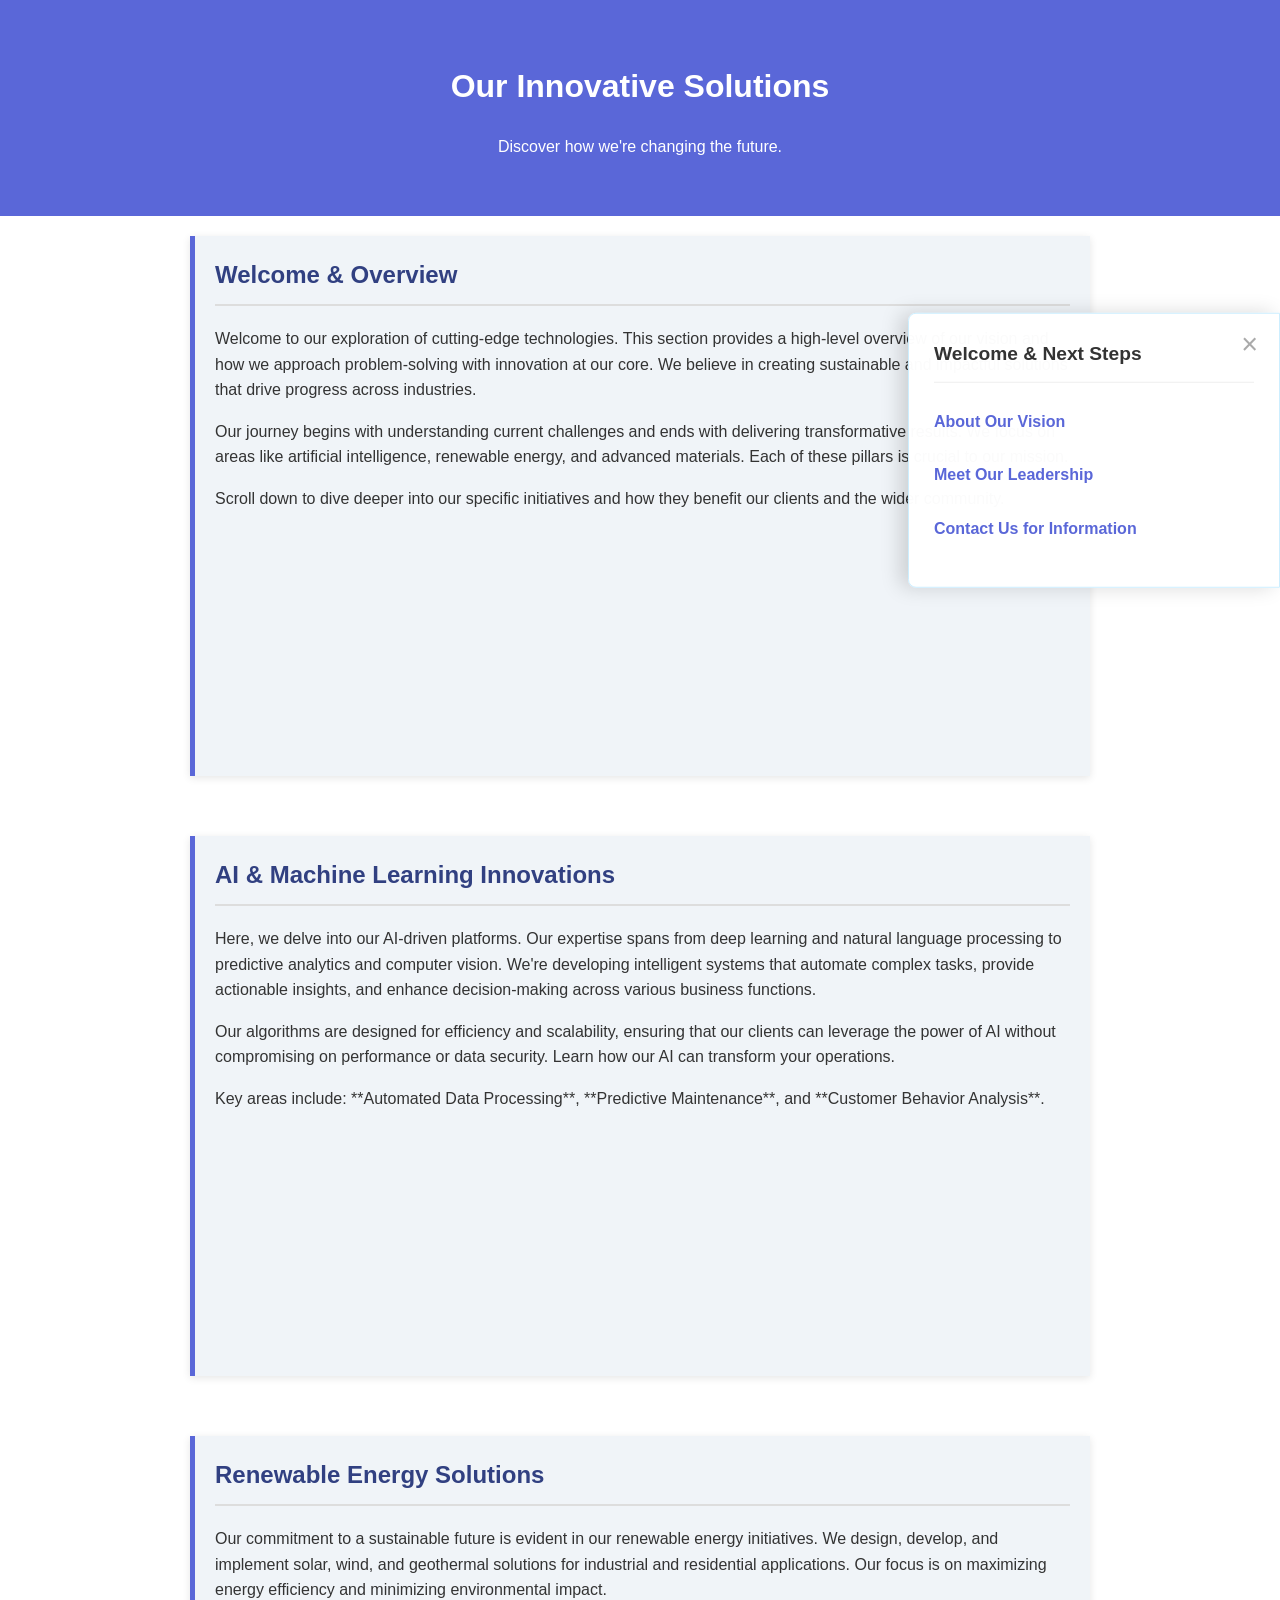
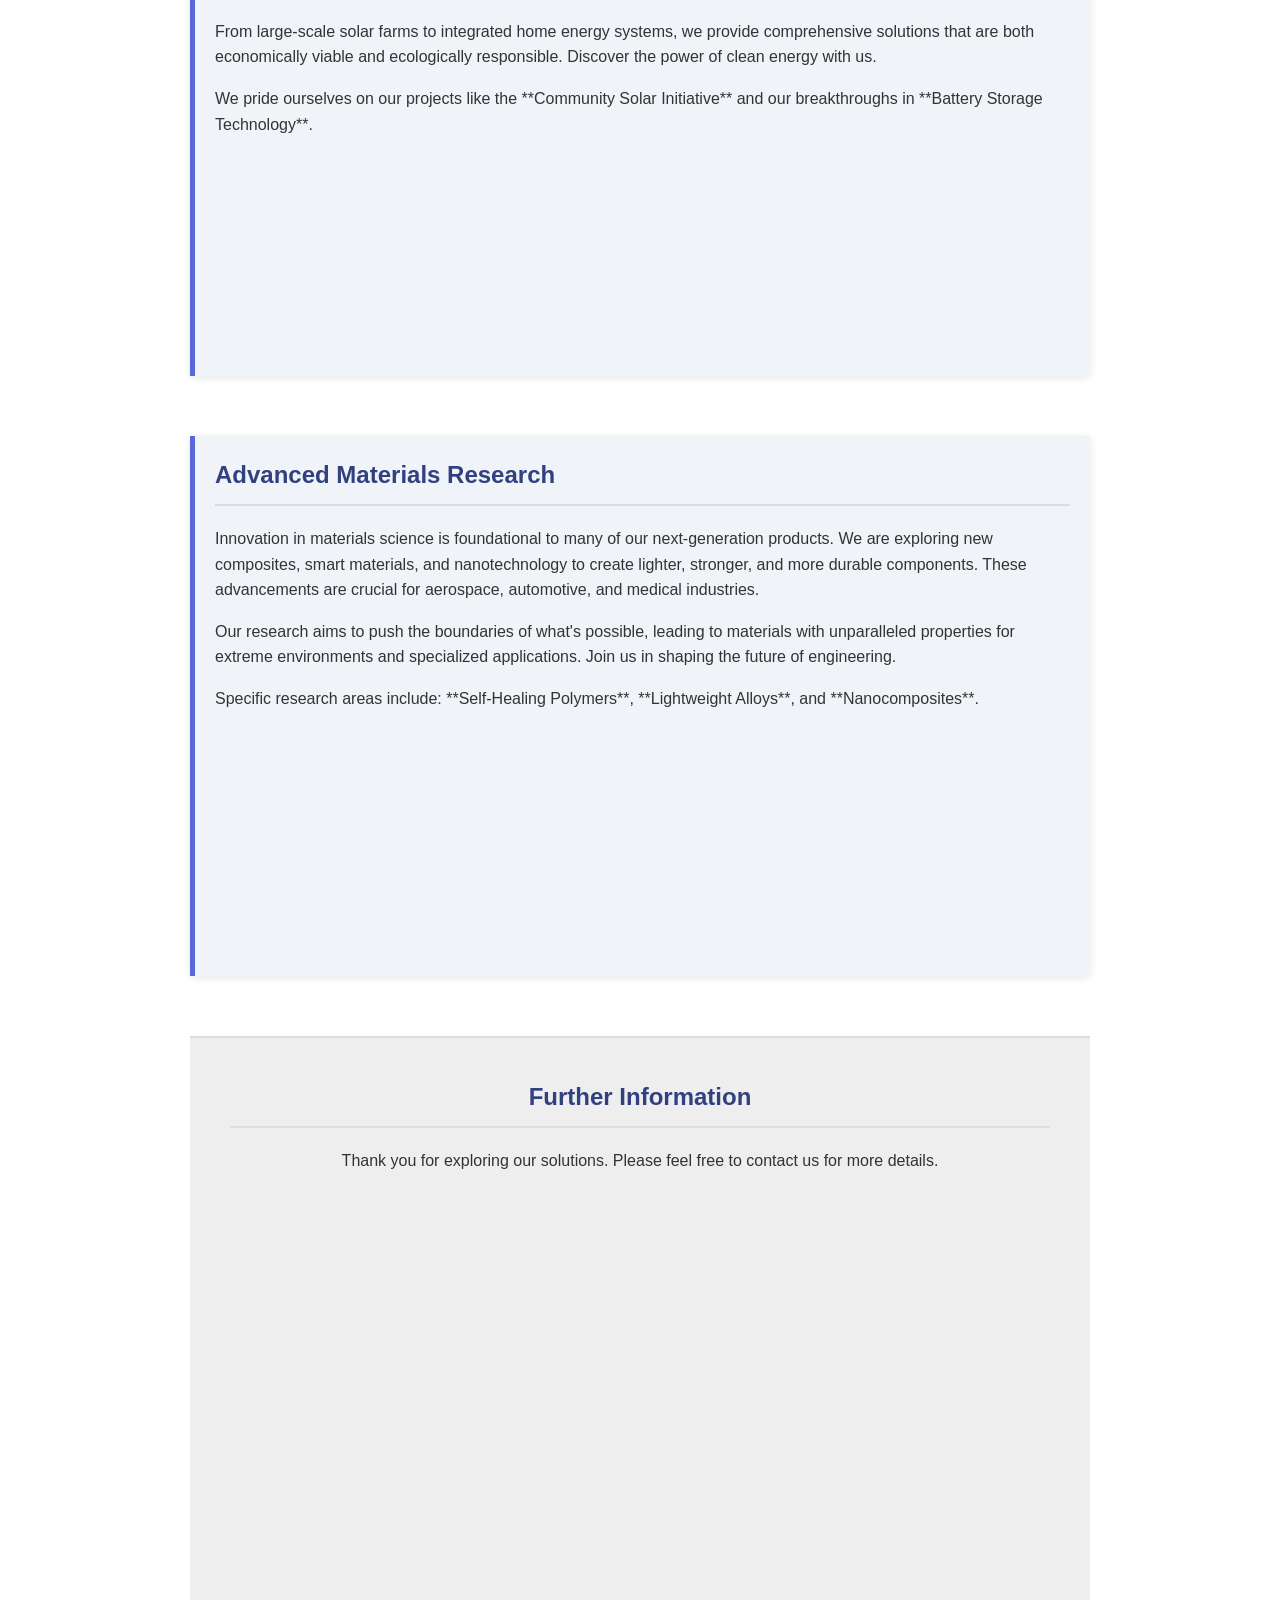
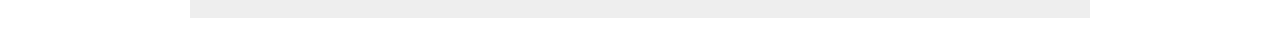
<file: Navigation-Flow-Menu/index2.html>
<!DOCTYPE html>
<html lang="en">
<head>
    <meta charset="UTF-8">
    <meta name="viewport" content="width=device-width, initial-scale=1.0">
    <title>Dynamic Contextual Flow Navigation</title>
    <link rel="stylesheet" href="style.css">
</head>
<body>
    <header>
        <h1>Our Innovative Solutions</h1>
        <p>Discover how we're changing the future.</p>
    </header>

    <main class="content-wrapper">
        <section id="intro-section" class="content-section" data-section-id="intro">
            <h2>Welcome & Overview</h2>
            <p>Welcome to our exploration of cutting-edge technologies. This section provides a high-level overview of our vision and how we approach problem-solving with innovation at our core. We believe in creating sustainable and impactful solutions that drive progress across industries.</p>
            <p>Our journey begins with understanding current challenges and ends with delivering transformative results. We focus on areas like artificial intelligence, renewable energy, and advanced materials. Each of these pillars is crucial to our mission.</p>
            <p>Scroll down to dive deeper into our specific initiatives and how they benefit our clients and the wider community.</p>
        </section>

        <section id="ai-section" class="content-section" data-section-id="ai">
            <h2>AI & Machine Learning Innovations</h2>
            <p>Here, we delve into our AI-driven platforms. Our expertise spans from deep learning and natural language processing to predictive analytics and computer vision. We're developing intelligent systems that automate complex tasks, provide actionable insights, and enhance decision-making across various business functions.</p>
            <p>Our algorithms are designed for efficiency and scalability, ensuring that our clients can leverage the power of AI without compromising on performance or data security. Learn how our AI can transform your operations.</p>
            <p>Key areas include: **Automated Data Processing**, **Predictive Maintenance**, and **Customer Behavior Analysis**.</p>
        </section>

        <section id="energy-section" class="content-section" data-section-id="energy">
            <h2>Renewable Energy Solutions</h2>
            <p>Our commitment to a sustainable future is evident in our renewable energy initiatives. We design, develop, and implement solar, wind, and geothermal solutions for industrial and residential applications. Our focus is on maximizing energy efficiency and minimizing environmental impact.</p>
            <p>From large-scale solar farms to integrated home energy systems, we provide comprehensive solutions that are both economically viable and ecologically responsible. Discover the power of clean energy with us.</p>
            <p>We pride ourselves on our projects like the **Community Solar Initiative** and our breakthroughs in **Battery Storage Technology**.</p>
        </section>

        <section id="materials-section" class="content-section" data-section-id="materials">
            <h2>Advanced Materials Research</h2>
            <p>Innovation in materials science is foundational to many of our next-generation products. We are exploring new composites, smart materials, and nanotechnology to create lighter, stronger, and more durable components. These advancements are crucial for aerospace, automotive, and medical industries.</p>
            <p>Our research aims to push the boundaries of what's possible, leading to materials with unparalleled properties for extreme environments and specialized applications. Join us in shaping the future of engineering.</p>
            <p>Specific research areas include: **Self-Healing Polymers**, **Lightweight Alloys**, and **Nanocomposites**.</p>
        </section>

        <section class="footer-spacer" style="min-height: 500px;">
            <h2>Further Information</h2>
            <p>Thank you for exploring our solutions. Please feel free to contact us for more details.</p>
        </section>
    </main>

    <aside id="flowPanel" class="flow-panel">
        <button class="close-btn">&times;</button>
        <h3 id="panel-title">Explore Related Content</h3>
        <ul id="panel-links">
            </ul>
    </aside>

    <script src="script.js"></script>
</body>
</html>
</file>
<file: AI-Prompt-Simulator/style.css>
/* Cybernetic Design System & Theme Definition */
:root {
    --bg-dark: #050912;
    --bg-panel: rgba(8, 16, 32, 0.75);
    --bg-panel-solid: #0b1528;
    --neon-cyan: #00f0ff;
    --neon-pink: #ff0055;
    --neon-purple: #b100ff;
    --neon-green: #00ff66;
    --text-primary: #e2f1ff;
    --text-secondary: #8da4be;
    --text-dark: #050912;
    --border-glow: rgba(0, 240, 255, 0.35);
    --border-dim: rgba(141, 164, 190, 0.15);
    --font-header: 'Orbitron', 'Inter', sans-serif;
    --font-mono: 'Share Tech Mono', monospace;
    --font-sans: 'Inter', sans-serif;
    --glow-shadow-cyan: 0 0 10px rgba(0, 240, 255, 0.4), 0 0 2px rgba(0, 240, 255, 0.8);
    --glow-shadow-pink: 0 0 10px rgba(255, 0, 85, 0.4), 0 0 2px rgba(255, 0, 85, 0.8);
}

/* Global Adjustments */
* {
    box-sizing: border-box;
    margin: 0;
    padding: 0;
    user-select: none;
}

body {
    background-color: var(--bg-dark);
    color: var(--text-primary);
    font-family: var(--font-sans);
    min-height: 100vh;
    overflow-x: hidden;
    position: relative;
    display: flex;
    align-items: center;
    justify-content: center;
}

/* Grid & Scanline Background overlays */
.grid-overlay {
    position: fixed;
    top: 0;
    left: 0;
    width: 100%;
    height: 100%;
    background-image: 
        linear-gradient(rgba(0, 240, 255, 0.03) 1px, transparent 1px),
        linear-gradient(90deg, rgba(0, 240, 255, 0.03) 1px, transparent 1px);
    background-size: 30px 30px;
    background-position: center;
    pointer-events: none;
    z-index: -2;
}

.scanlines {
    position: fixed;
    top: 0;
    left: 0;
    width: 100%;
    height: 100%;
    background: linear-gradient(
        rgba(18, 16, 16, 0) 50%, 
        rgba(0, 0, 0, 0.25) 50%
    );
    background-size: 100% 4px;
    pointer-events: none;
    z-index: -1;
}

/* Custom Scrollbars */
::-webkit-scrollbar {
    width: 6px;
    height: 6px;
}
::-webkit-scrollbar-track {
    background: rgba(8, 16, 32, 0.5);
}
::-webkit-scrollbar-thumb {
    background: var(--neon-cyan);
    border-radius: 3px;
    box-shadow: var(--glow-shadow-cyan);
}
::-webkit-scrollbar-thumb:hover {
    background: var(--neon-pink);
    box-shadow: var(--glow-shadow-pink);
}

/* App Container Layout */
.app-container {
    width: 95%;
    max-width: 1280px;
    margin: 20px auto;
    display: flex;
    flex-direction: column;
    gap: 20px;
    animation: fadeIn 0.8s ease-out;
}

@keyframes fadeIn {
    from { opacity: 0; transform: translateY(15px); }
    to { opacity: 1; transform: translateY(0); }
}

/* Header HUD Elements */
.hud-header {
    display: flex;
    justify-content: space-between;
    align-items: center;
    border-bottom: 2px solid var(--neon-cyan);
    padding-bottom: 15px;
    position: relative;
    box-shadow: 0 4px 15px -5px rgba(0, 240, 255, 0.2);
}

.hud-header::after {
    content: '';
    position: absolute;
    bottom: -2px;
    right: 0;
    width: 150px;
    height: 2px;
    background-color: var(--neon-pink);
    box-shadow: var(--glow-shadow-pink);
}

.header-left {
    display: flex;
    align-items: center;
    gap: 15px;
}

.status-indicator {
    width: 10px;
    height: 10px;
    border-radius: 50%;
    position: relative;
}
.status-indicator.online {
    background-color: var(--neon-green);
    box-shadow: 0 0 10px var(--neon-green);
}
.status-indicator.online::after {
    content: '';
    position: absolute;
    top: -3px;
    left: -3px;
    right: -3px;
    bottom: -3px;
    border-radius: 50%;
    border: 1px solid var(--neon-green);
    animation: pulse 1.5s infinite;
}

@keyframes pulse {
    0% { transform: scale(1); opacity: 1; }
    100% { transform: scale(1.8); opacity: 0; }
}

.glitch-title {
    font-family: var(--font-header);
    font-size: 1.8rem;
    font-weight: 900;
    letter-spacing: 2px;
    color: var(--text-primary);
    text-shadow: var(--glow-shadow-cyan);
    position: relative;
}

.system-version {
    font-family: var(--font-mono);
    color: var(--neon-pink);
    font-size: 0.8rem;
    border: 1px solid var(--neon-pink);
    padding: 2px 6px;
    border-radius: 3px;
    letter-spacing: 1px;
}

/* Stepper HUD Navigation */
.stepper-hud {
    display: flex;
    justify-content: space-between;
    align-items: center;
    background: var(--bg-panel);
    border: 1px solid var(--border-dim);
    backdrop-filter: blur(10px);
    border-radius: 6px;
    padding: 15px 30px;
}

.step-node {
    display: flex;
    flex-direction: column;
    align-items: center;
    gap: 5px;
    opacity: 0.4;
    transition: all 0.4s ease;
    cursor: pointer;
}

.step-node.active {
    opacity: 1;
    text-shadow: var(--glow-shadow-cyan);
}

.step-node.completed {
    opacity: 0.8;
    color: var(--neon-green);
}

.step-num {
    font-family: var(--font-mono);
    font-size: 1.2rem;
    font-weight: 700;
    width: 32px;
    height: 32px;
    border: 2px solid currentColor;
    border-radius: 50%;
    display: flex;
    align-items: center;
    justify-content: center;
    background: var(--bg-dark);
    transition: all 0.3s ease;
}

.step-node.active .step-num {
    border-color: var(--neon-cyan);
    background-color: rgba(0, 240, 255, 0.1);
    box-shadow: var(--glow-shadow-cyan);
}

.step-node.completed .step-num {
    border-color: var(--neon-green);
    background-color: rgba(0, 255, 102, 0.1);
    box-shadow: 0 0 8px rgba(0, 255, 102, 0.3);
}

.step-label {
    font-family: var(--font-header);
    font-size: 0.7rem;
    font-weight: 700;
    letter-spacing: 1px;
}

.step-connector {
    flex-grow: 1;
    height: 1px;
    background: var(--border-dim);
    margin: 0 15px;
    position: relative;
    max-width: 100px;
}

.step-connector::after {
    content: '';
    position: absolute;
    left: 0;
    top: 0;
    height: 100%;
    width: 0;
    background: var(--neon-cyan);
    box-shadow: var(--glow-shadow-cyan);
    transition: width 0.4s ease;
}

.step-node.completed + .step-connector::after {
    width: 100%;
    background: var(--neon-green);
    box-shadow: 0 0 5px var(--neon-green);
}

/* Dashboard Split Grid */
.dashboard-grid {
    display: grid;
    grid-template-columns: 1.2fr 1fr;
    gap: 20px;
    align-items: stretch;
}

@media (max-width: 900px) {
    .dashboard-grid {
        grid-template-columns: 1fr;
    }
}

/* HUD Panels Styling */
.hud-panel {
    background: var(--bg-panel);
    border: 1px solid var(--border-dim);
    border-radius: 8px;
    backdrop-filter: blur(8px);
    display: flex;
    flex-direction: column;
    overflow: hidden;
    position: relative;
    box-shadow: 0 10px 30px rgba(0, 0, 0, 0.5);
    transition: border-color 0.3s ease, box-shadow 0.3s ease;
}

.hud-panel:hover {
    border-color: rgba(0, 240, 255, 0.25);
    box-shadow: 0 10px 35px rgba(0, 240, 255, 0.05);
}

.hud-panel::before {
    content: '';
    position: absolute;
    top: 0;
    left: 0;
    width: 100%;
    height: 3px;
    background: linear-gradient(90deg, var(--neon-cyan), transparent);
}

.left-panel::before {
    background: linear-gradient(90deg, var(--neon-cyan), var(--neon-purple), transparent);
}

.right-panel::before {
    background: linear-gradient(90deg, var(--neon-pink), transparent);
}

.panel-header {
    padding: 15px 20px;
    border-bottom: 1px solid var(--border-dim);
    display: flex;
    justify-content: space-between;
    align-items: center;
}

.panel-header h2 {
    font-family: var(--font-header);
    font-size: 1.1rem;
    letter-spacing: 1px;
    font-weight: 700;
}

.panel-icon {
    color: var(--neon-cyan);
    margin-right: 5px;
    text-shadow: var(--glow-shadow-cyan);
}

.left-panel .panel-icon {
    color: var(--neon-cyan);
}

.right-panel .panel-icon {
    color: var(--neon-pink);
    text-shadow: var(--glow-shadow-pink);
}

.panel-subtitle {
    font-family: var(--font-mono);
    font-size: 0.75rem;
    color: var(--neon-cyan);
    background-color: rgba(0, 240, 255, 0.1);
    padding: 2px 8px;
    border-radius: 3px;
}

.right-panel .panel-subtitle {
    color: var(--text-secondary);
    background-color: transparent;
    padding: 0;
}

.panel-body {
    padding: 20px;
    flex-grow: 1;
    display: flex;
    flex-direction: column;
    gap: 15px;
    overflow-y: auto;
    max-height: 480px;
}

.panel-footer {
    padding: 15px 20px;
    border-top: 1px solid var(--border-dim);
    display: flex;
    justify-content: space-between;
    background: rgba(5, 9, 18, 0.4);
}

/* Console Instructions */
.console-instruction {
    background: rgba(0, 240, 255, 0.05);
    border-left: 3px solid var(--neon-cyan);
    padding: 12px 15px;
    border-radius: 0 4px 4px 0;
}

.console-instruction p {
    font-size: 0.95rem;
    line-height: 1.5;
    color: var(--text-primary);
}

/* Input Fields and Wrappers */
.input-wrapper {
    position: relative;
    width: 100%;
}

textarea {
    width: 100%;
    min-height: 120px;
    background: rgba(5, 9, 18, 0.8);
    border: 1px solid var(--border-dim);
    border-radius: 4px;
    padding: 12px;
    color: var(--text-primary);
    font-family: var(--font-sans);
    font-size: 0.95rem;
    line-height: 1.5;
    resize: vertical;
    transition: all 0.3s ease;
    user-select: text; /* Allow user text selection/editing */
}

textarea:focus {
    outline: none;
    border-color: var(--neon-cyan);
    box-shadow: 0 0 10px rgba(0, 240, 255, 0.15);
}

textarea::placeholder {
    color: rgba(141, 164, 190, 0.4);
    font-style: italic;
}

/* Buttons System */
.hud-button {
    font-family: var(--font-header);
    font-weight: 700;
    font-size: 0.85rem;
    letter-spacing: 1px;
    padding: 10px 20px;
    border: 1px solid transparent;
    border-radius: 4px;
    cursor: pointer;
    transition: all 0.3s cubic-bezier(0.165, 0.84, 0.44, 1);
    display: flex;
    align-items: center;
    gap: 8px;
}

.hud-button.primary {
    background: var(--neon-cyan);
    color: var(--text-dark);
    box-shadow: var(--glow-shadow-cyan);
}
.hud-button.primary:hover:not(:disabled) {
    background: var(--text-primary);
    box-shadow: 0 0 15px rgba(255, 255, 255, 0.6);
    transform: translateY(-2px);
}

.hud-button.secondary {
    background: transparent;
    border-color: var(--border-dim);
    color: var(--text-secondary);
}
.hud-button.secondary:hover:not(:disabled) {
    border-color: var(--neon-cyan);
    color: var(--neon-cyan);
    background-color: rgba(0, 240, 255, 0.05);
}

.hud-button.accent {
    background: var(--neon-pink);
    color: var(--text-primary);
    box-shadow: var(--glow-shadow-pink);
}
.hud-button.accent:hover:not(:disabled) {
    background: #ff3377;
    box-shadow: 0 0 15px rgba(255, 0, 85, 0.6);
    transform: translateY(-2px);
}

.hud-button:disabled {
    opacity: 0.3;
    cursor: not-allowed;
    transform: none !important;
    box-shadow: none !important;
}

.hud-button-small {
    font-family: var(--font-mono);
    font-size: 0.75rem;
    padding: 6px 12px;
    background: rgba(8, 16, 32, 0.6);
    border: 1px solid var(--border-dim);
    color: var(--text-secondary);
    border-radius: 4px;
    cursor: pointer;
    transition: all 0.3s ease;
}
.hud-button-small:hover {
    border-color: var(--neon-cyan);
    color: var(--neon-cyan);
    box-shadow: 0 0 8px rgba(0, 240, 255, 0.2);
}

.btn-arrow {
    font-size: 0.65rem;
    transition: transform 0.3s ease;
}
.hud-button:hover .btn-arrow {
    transform: scale(1.2);
}

/* Step Assistant Tools */
.step-assistants {
    display: flex;
    flex-direction: column;
    gap: 12px;
    margin-top: 5px;
}

.assist-title {
    font-family: var(--font-header);
    font-size: 0.75rem;
    color: var(--text-secondary);
    letter-spacing: 1px;
}

/* Quick Fill Preset Tags (Step 1) */
.presets-grid {
    display: grid;
    grid-template-columns: repeat(2, 1fr);
    gap: 8px;
}

.preset-tag {
    background: rgba(8, 16, 32, 0.5);
    border: 1px solid var(--border-dim);
    padding: 8px 12px;
    border-radius: 4px;
    font-size: 0.8rem;
    text-align: left;
    cursor: pointer;
    transition: all 0.25s ease;
    display: flex;
    flex-direction: column;
    gap: 2px;
}

.preset-tag:hover {
    border-color: var(--neon-cyan);
    background: rgba(0, 240, 255, 0.05);
    transform: translateX(3px);
}

.preset-name {
    font-family: var(--font-header);
    font-weight: 700;
    color: var(--neon-cyan);
}

.preset-desc {
    color: var(--text-secondary);
    font-size: 0.7rem;
}

/* Dynamic Tags Selection (Step 3 - Constraints) */
.tags-container {
    display: flex;
    flex-wrap: wrap;
    gap: 8px;
}

.suggested-tag {
    background: rgba(0, 240, 255, 0.05);
    border: 1px solid var(--border-glow);
    padding: 6px 12px;
    border-radius: 20px;
    font-size: 0.75rem;
    cursor: pointer;
    transition: all 0.2s ease;
    font-family: var(--font-mono);
}

.suggested-tag:hover {
    background: var(--neon-cyan);
    color: var(--text-dark);
    box-shadow: var(--glow-shadow-cyan);
}

.suggested-tag.selected {
    background: var(--neon-pink);
    border-color: var(--neon-pink);
    color: var(--text-primary);
    box-shadow: var(--glow-shadow-pink);
}

/* Few Shot Examples Form Grid (Step 4) */
.examples-builder {
    display: flex;
    flex-direction: column;
    gap: 10px;
    background: rgba(5, 9, 18, 0.4);
    border: 1px solid var(--border-dim);
    padding: 12px;
    border-radius: 4px;
}

.example-fields {
    display: grid;
    grid-template-columns: 1fr 1fr;
    gap: 8px;
}

.example-fields input {
    background: rgba(5, 9, 18, 0.8);
    border: 1px solid var(--border-dim);
    border-radius: 4px;
    padding: 8px 10px;
    color: var(--text-primary);
    font-family: var(--font-sans);
    font-size: 0.8rem;
    user-select: text;
}

.example-fields input:focus {
    outline: none;
    border-color: var(--neon-cyan);
}

.examples-list {
    max-height: 100px;
    overflow-y: auto;
    display: flex;
    flex-direction: column;
    gap: 6px;
    padding-right: 5px;
}

.example-item {
    display: flex;
    justify-content: space-between;
    align-items: center;
    background: rgba(8, 16, 32, 0.8);
    border: 1px solid var(--border-dim);
    padding: 6px 10px;
    border-radius: 3px;
    font-size: 0.75rem;
}

.example-item-text {
    font-family: var(--font-mono);
    white-space: nowrap;
    overflow: hidden;
    text-overflow: ellipsis;
    color: var(--text-secondary);
}

.example-item-remove {
    background: transparent;
    border: none;
    color: var(--neon-pink);
    cursor: pointer;
    font-size: 0.9rem;
    padding: 0 4px;
}
.example-item-remove:hover {
    color: #fff;
    text-shadow: var(--glow-shadow-pink);
}

/* Tone Cards selector (Step 5) */
.tones-grid {
    display: grid;
    grid-template-columns: repeat(3, 1fr);
    gap: 8px;
}

.tone-card {
    background: rgba(8, 16, 32, 0.5);
    border: 1px solid var(--border-dim);
    padding: 10px;
    border-radius: 4px;
    cursor: pointer;
    text-align: center;
    transition: all 0.3s ease;
    display: flex;
    flex-direction: column;
    align-items: center;
    gap: 5px;
}

.tone-card:hover {
    border-color: var(--neon-cyan);
    background: rgba(0, 240, 255, 0.05);
    transform: translateY(-2px);
}

.tone-card.selected {
    border-color: var(--neon-pink);
    background: rgba(255, 0, 85, 0.05);
    box-shadow: 0 0 12px rgba(255, 0, 85, 0.15);
}

.tone-icon {
    font-size: 1.2rem;
}

.tone-label {
    font-family: var(--font-header);
    font-weight: 700;
    font-size: 0.7rem;
    letter-spacing: 0.5px;
}

.tone-desc {
    color: var(--text-secondary);
    font-size: 0.6rem;
    line-height: 1.2;
}

/* Format Select HUD */
.formats-hud-row {
    display: flex;
    justify-content: space-between;
    gap: 8px;
}

.format-btn {
    flex: 1;
    background: rgba(5, 9, 18, 0.6);
    border: 1px solid var(--border-dim);
    color: var(--text-secondary);
    padding: 8px;
    border-radius: 4px;
    font-family: var(--font-mono);
    font-size: 0.75rem;
    cursor: pointer;
    transition: all 0.25s ease;
    text-align: center;
}

.format-btn:hover {
    border-color: var(--neon-cyan);
    color: var(--neon-cyan);
}

.format-btn.selected {
    background: rgba(0, 240, 255, 0.08);
    border-color: var(--neon-cyan);
    color: var(--neon-cyan);
    box-shadow: 0 0 10px rgba(0, 240, 255, 0.1);
}

/* Real-Time Prompt Compile display styles */
.compiler-hud {
    background: rgba(4, 8, 15, 0.9) !important;
    max-height: 480px;
}

.prompt-code-display {
    font-family: var(--font-mono);
    font-size: 0.85rem;
    line-height: 1.6;
    white-space: pre-wrap;
    color: var(--text-primary);
}

.prompt-code-display code {
    display: block;
    user-select: text; /* Allow copying text from code block */
}

.code-comment {
    color: rgba(141, 164, 190, 0.35);
}

.code-tag {
    color: var(--neon-pink);
    font-weight: bold;
    text-shadow: 0 0 8px rgba(255, 0, 85, 0.25);
}

.code-placeholder {
    color: rgba(0, 240, 255, 0.35);
    font-style: italic;
}

.code-value {
    color: var(--neon-cyan);
    text-shadow: 0 0 8px rgba(0, 240, 255, 0.15);
}

/* AI Core Simulator Overlay (Modal) */
.simulator-overlay {
    position: fixed;
    top: 0;
    left: 0;
    width: 100vw;
    height: 100vh;
    background: rgba(3, 7, 12, 0.95);
    backdrop-filter: blur(15px);
    display: flex;
    align-items: center;
    justify-content: center;
    z-index: 1000;
    padding: 20px;
    animation: simFadeIn 0.4s cubic-bezier(0.165, 0.84, 0.44, 1);
}

@keyframes simFadeIn {
    from { opacity: 0; transform: scale(0.98); }
    to { opacity: 1; transform: scale(1); }
}

.sim-container {
    width: 100%;
    max-width: 1100px;
    height: 85vh;
    background: var(--bg-panel-solid);
    border: 1px solid var(--neon-cyan);
    border-radius: 8px;
    box-shadow: 0 0 40px rgba(0, 240, 255, 0.25);
    display: flex;
    flex-direction: column;
    overflow: hidden;
    position: relative;
}

.sim-container::before {
    content: '';
    position: absolute;
    top: 0;
    left: 0;
    right: 0;
    height: 4px;
    background: linear-gradient(90deg, var(--neon-cyan), var(--neon-pink));
}

.sim-header {
    padding: 15px 20px;
    border-bottom: 1px solid var(--border-dim);
    display: flex;
    justify-content: space-between;
    align-items: center;
    background: rgba(5, 9, 18, 0.8);
}

.sim-title {
    display: flex;
    align-items: center;
    gap: 10px;
}

.sim-pulsar {
    width: 8px;
    height: 8px;
    border-radius: 50%;
    background-color: var(--neon-pink);
    box-shadow: var(--glow-shadow-pink);
    animation: pulse 1.2s infinite;
}

.sim-title h3 {
    font-family: var(--font-header);
    font-size: 1rem;
    font-weight: 700;
    letter-spacing: 1px;
}

.sim-close-btn {
    background: transparent;
    border: none;
    color: var(--text-secondary);
    font-size: 1.8rem;
    cursor: pointer;
    transition: color 0.2s ease;
    line-height: 1;
}

.sim-close-btn:hover {
    color: var(--neon-pink);
    text-shadow: var(--glow-shadow-pink);
}

.sim-grid {
    flex-grow: 1;
    display: grid;
    grid-template-columns: 1fr 1.2fr;
    height: calc(100% - 60px);
}

@media (max-width: 800px) {
    .sim-grid {
        grid-template-columns: 1fr;
        grid-template-rows: 1fr 1fr;
    }
}

.sim-prompt-panel {
    border-right: 1px solid var(--border-dim);
    padding: 20px;
    display: flex;
    flex-direction: column;
    gap: 15px;
    background: rgba(5, 9, 18, 0.2);
}

.sim-prompt-panel h4 {
    font-family: var(--font-header);
    font-size: 0.8rem;
    color: var(--neon-cyan);
    letter-spacing: 1px;
}

.compiled-prompt-scroll {
    flex-grow: 1;
    background: rgba(3, 7, 12, 0.6);
    border: 1px solid var(--border-dim);
    border-radius: 4px;
    padding: 15px;
    overflow-y: auto;
}

.compiled-prompt-scroll pre {
    font-family: var(--font-mono);
    font-size: 0.85rem;
    line-height: 1.6;
    color: var(--text-primary);
    white-space: pre-wrap;
    user-select: text; /* Allow copying output prompt */
}

.sim-prompt-actions {
    display: flex;
    gap: 10px;
}

.sim-prompt-actions button {
    flex: 1;
    justify-content: center;
}

.sim-terminal-panel {
    padding: 20px;
    display: flex;
    flex-direction: column;
    gap: 15px;
}

.sim-controls {
    display: flex;
    align-items: flex-end;
    gap: 15px;
    justify-content: space-between;
}

.selector-wrapper {
    display: flex;
    flex-direction: column;
    gap: 5px;
    flex-grow: 1;
}

.selector-wrapper label {
    font-family: var(--font-header);
    font-size: 0.7rem;
    color: var(--text-secondary);
    letter-spacing: 0.5px;
}

.hud-select {
    background: rgba(5, 9, 18, 0.8);
    border: 1px solid var(--border-dim);
    border-radius: 4px;
    padding: 9px 12px;
    color: var(--text-primary);
    font-family: var(--font-mono);
    font-size: 0.8rem;
    width: 100%;
    cursor: pointer;
    transition: all 0.3s ease;
}

.hud-select:focus {
    outline: none;
    border-color: var(--neon-cyan);
    box-shadow: var(--glow-shadow-cyan);
}

.hud-select option {
    background: var(--bg-panel-solid);
    color: var(--text-primary);
}

.sim-terminal-screen {
    flex-grow: 1;
    background: #020408;
    border: 1px solid rgba(141, 164, 190, 0.2);
    border-radius: 4px;
    padding: 15px;
    overflow-y: auto;
    font-family: var(--font-mono);
    font-size: 0.85rem;
    line-height: 1.5;
    position: relative;
    box-shadow: inset 0 0 20px rgba(0, 0, 0, 0.9);
}

.sim-terminal-screen::after {
    content: '';
    position: absolute;
    top: 0;
    left: 0;
    width: 100%;
    height: 100%;
    background: radial-gradient(circle, rgba(0, 240, 255, 0.03) 0%, transparent 80%);
    pointer-events: none;
}

.terminal-logs {
    display: flex;
    flex-direction: column;
    gap: 8px;
}

.term-line {
    word-break: break-word;
    user-select: text; /* Allow selecting text in simulation output */
}

.term-line.system-line {
    color: var(--text-secondary);
}

.term-line.prompt-exec {
    color: var(--neon-cyan);
}

.term-line.model-response {
    color: var(--neon-green);
    text-shadow: 0 0 5px rgba(0, 255, 102, 0.2);
}

.term-line.error-line {
    color: var(--neon-pink);
    text-shadow: var(--glow-shadow-pink);
}

.cursor-blink {
    display: inline-block;
    width: 8px;
    height: 15px;
    background-color: var(--neon-green);
    margin-left: 2px;
    animation: cursorBlink 1s infinite;
    vertical-align: middle;
}

@keyframes cursorBlink {
    0%, 49% { opacity: 1; }
    50%, 100% { opacity: 0; }
}
</file>
<file: Navigation-Flow-Menu/style.css>
body {
    font-family: Arial, sans-serif;
    margin: 0;
    padding: 0;
    line-height: 1.6;
    color: #333;
    overflow-x: hidden; /* Prevent horizontal scroll due to panel */
}

header {
    background: #5A67D8; /* A new color for distinction */
    color: white;
    padding: 40px 20px;
    text-align: center;
}

main {
    max-width: 900px;
    margin: 20px auto;
    padding: 0 20px;
}

.content-section {
    margin-bottom: 60px; /* More space between sections for clearer triggers */
    padding: 20px;
    background: #f0f4f8; /* Light blueish background for sections */
    border-left: 5px solid #5A67D8;
    box-shadow: 0 2px 8px rgba(0,0,0,0.1);
    min-height: 500px; /* Ensure sections are tall enough to scroll */
}

h2 {
    color: #314081; /* Darker blue for headings */
    border-bottom: 2px solid #ddd;
    padding-bottom: 10px;
    margin-top: 0;
}

ul {
    list-style-type: disc;
    margin-left: 20px;
}

/* Flow Panel Styles */
.flow-panel {
    position: fixed;
    top: 50%;
    right: 0;
    transform: translateY(-50%) translateX(100%); /* Start off-screen */
    width: 320px; /* Slightly wider */
    background-color: rgba(255, 255, 255, 0.98); /* Less transparent */
    box-shadow: -8px 0 20px rgba(0,0,0,0.15); /* More prominent shadow */
    padding: 25px; /* More padding */
    border-radius: 8px 0 0 8px;
    transition: transform 0.5s ease-out; /* Slower, smoother transition */
    z-index: 1000;
    border: 1px solid #cceeff; /* Light border */
}

.flow-panel.is-visible {
    transform: translateY(-50%) translateX(0); /* Slide into view */
}

.flow-panel h3 {
    margin-top: 0;
    color: #333;
    font-size: 1.2em; /* Slightly larger title */
    border-bottom: 1px solid #eee;
    padding-bottom: 12px;
    margin-bottom: 18px;
}

.flow-panel ul {
    list-style: none;
    padding: 0;
    margin: 0;
}

.flow-panel li {
    margin-bottom: 12px; /* More space between links */
}

.flow-panel a {
    text-decoration: none;
    color: #5A67D8; /* Link color matching header */
    font-weight: bold;
    display: block;
    padding: 8px 0;
    transition: color 0.2s ease, transform 0.2s ease; /* Add transform for subtle hover */
}

.flow-panel a:hover {
    color: #314081; /* Darker on hover */
    text-decoration: underline;
    transform: translateX(5px); /* Slide slightly on hover */
}

.flow-panel .close-btn {
    position: absolute;
    top: 15px; /* Adjusted position */
    right: 15px; /* Adjusted position */
    background: none;
    border: none;
    font-size: 1.8em; /* Larger X */
    cursor: pointer;
    color: #aaa;
    line-height: 1;
}

.flow-panel .close-btn:hover {
    color: #555;
}

.footer-spacer {
    background-color: #eee;
    padding: 40px;
    text-align: center;
    border-top: 2px solid #ddd;
}
</file>
<file: Typovelocity/css/style.css>
* {
            margin: 0;
            padding: 0;
            box-sizing: border-box;
        }

        body {
            font-family: 'Courier New', monospace;
            background: linear-gradient(135deg, #0a0a1a 0%, #1a1a2e 50%, #16213e 100%);
            color: #00d9ff;
            min-height: 100vh;
            overflow-x: hidden;
            position: relative;
            transition: background 0.5s ease;
        }

        body.theme-green {
            background: linear-gradient(135deg, #0a1a0a 0%, #1a2e1a 50%, #16213e 100%);
            color: #00ff88;
        }

        body.theme-purple {
            background: linear-gradient(135deg, #1a0a1a 0%, #2e1a2e 50%, #3e1621 100%);
            color: #ff00ff;
        }

        body.theme-orange {
            background: linear-gradient(135deg, #1a0f0a 0%, #2e1f1a 50%, #3e2516 100%);
            color: #ff8800;
        }

        body::before {
            content: '';
            position: fixed;
            top: 0;
            left: 0;
            width: 100%;
            height: 100%;
            background: 
                radial-gradient(circle at 20% 50%, rgba(0, 217, 255, 0.1) 0%, transparent 50%),
                radial-gradient(circle at 80% 80%, rgba(0, 100, 255, 0.1) 0%, transparent 50%);
            pointer-events: none;
            z-index: 0;
        }

        .container {
            max-width: 1400px;
            margin: 0 auto;
            padding: 20px;
            position: relative;
            z-index: 1;
        }

        header {
            text-align: center;
            padding: 30px 0;
            border-bottom: 2px solid rgba(0, 217, 255, 0.3);
            margin-bottom: 30px;
            position: relative;
        }

        .theme-selector {
            position: absolute;
            top: 20px;
            right: 20px;
            display: flex;
            gap: 10px;
        }

        .theme-btn {
            width: 40px;
            height: 40px;
            border-radius: 50%;
            border: 2px solid rgba(255, 255, 255, 0.3);
            cursor: pointer;
            transition: all 0.3s ease;
        }

        .theme-btn:hover {
            transform: scale(1.2);
            box-shadow: 0 0 20px currentColor;
        }

        .theme-btn.active {
            border-width: 4px;
            box-shadow: 0 0 20px currentColor;
        }

        .theme-blue { background: #00d9ff; }
        .theme-green { background: #00ff88; }
        .theme-purple { background: #ff00ff; }
        .theme-orange { background: #ff8800; }

        h1 {
            font-size: 3em;
            text-transform: uppercase;
            letter-spacing: 8px;
            text-shadow: 0 0 20px rgba(0, 217, 255, 0.8), 0 0 40px rgba(0, 217, 255, 0.4);
            animation: glow 2s ease-in-out infinite alternate;
        }

        @keyframes glow {
            from { text-shadow: 0 0 20px rgba(0, 217, 255, 0.8), 0 0 40px rgba(0, 217, 255, 0.4); }
            to { text-shadow: 0 0 30px rgba(0, 217, 255, 1), 0 0 60px rgba(0, 217, 255, 0.6); }
        }

        .subtitle {
            color: #7dd3fc;
            margin-top: 10px;
            font-size: 1.2em;
            letter-spacing: 3px;
        }

        .stats-bar {
            display: flex;
            justify-content: space-around;
            padding: 20px;
            background: rgba(0, 0, 0, 0.5);
            border: 2px solid rgba(0, 217, 255, 0.3);
            border-radius: 10px;
            margin-bottom: 30px;
            backdrop-filter: blur(10px);
            position: relative;
            overflow: hidden;
        }

        .stats-bar::before {
            content: '';
            position: absolute;
            top: 0;
            left: -100%;
            width: 100%;
            height: 100%;
            background: linear-gradient(90deg, transparent, rgba(0, 217, 255, 0.2), transparent);
            animation: shimmer 3s infinite;
        }

        @keyframes shimmer {
            0% { left: -100%; }
            100% { left: 100%; }
        }

        .stat-item {
            text-align: center;
            padding: 15px;
            transition: all 0.3s ease;
            position: relative;
            z-index: 1;
        }

        .stat-item:hover {
            transform: translateY(-5px);
            text-shadow: 0 0 10px rgba(0, 217, 255, 0.8);
        }

        .stat-label {
            font-size: 0.9em;
            color: #7dd3fc;
            text-transform: uppercase;
            letter-spacing: 2px;
        }

        .stat-value {
            font-size: 2.5em;
            font-weight: bold;
            color: #00d9ff;
            margin-top: 5px;
            text-shadow: 0 0 10px rgba(0, 217, 255, 0.5);
        }

        .control-panel {
            display: flex;
            justify-content: center;
            gap: 20px;
            margin-bottom: 30px;
            flex-wrap: wrap;
        }

        .difficulty-selector {
            display: flex;
            justify-content: center;
            gap: 15px;
            margin-bottom: 20px;
        }

        .difficulty-btn {
            padding: 10px 25px;
            background: rgba(0, 100, 255, 0.2);
            border: 2px solid rgba(0, 217, 255, 0.5);
            color: #00d9ff;
            font-size: 1em;
            cursor: pointer;
            border-radius: 5px;
            text-transform: uppercase;
            letter-spacing: 1px;
            transition: all 0.3s ease;
        }

        .difficulty-btn.active {
            background: rgba(0, 217, 255, 0.4);
            border-color: #00ffff;
            box-shadow: 0 0 15px rgba(0, 217, 255, 0.6);
        }

        .btn {
            padding: 15px 30px;
            background: linear-gradient(135deg, rgba(0, 100, 255, 0.3), rgba(0, 217, 255, 0.3));
            border: 2px solid #00d9ff;
            color: #00d9ff;
            font-size: 1.1em;
            cursor: pointer;
            border-radius: 5px;
            text-transform: uppercase;
            letter-spacing: 2px;
            transition: all 0.3s ease;
            position: relative;
            overflow: hidden;
        }

        .btn::before {
            content: '';
            position: absolute;
            top: 50%;
            left: 50%;
            width: 0;
            height: 0;
            border-radius: 50%;
            background: rgba(0, 217, 255, 0.3);
            transform: translate(-50%, -50%);
            transition: width 0.6s, height 0.6s;
        }

        .btn:hover::before {
            width: 300px;
            height: 300px;
        }

        .btn:hover {
            transform: scale(1.05);
            box-shadow: 0 0 20px rgba(0, 217, 255, 0.6);
            border-color: #00ffff;
        }

        .btn span {
            position: relative;
            z-index: 1;
        }

        .btn.active {
            background: linear-gradient(135deg, rgba(0, 217, 255, 0.5), rgba(0, 100, 255, 0.5));
            box-shadow: 0 0 20px rgba(0, 217, 255, 0.8);
        }

        .game-area {
            background: rgba(0, 0, 0, 0.6);
            border: 2px solid rgba(0, 217, 255, 0.3);
            border-radius: 10px;
            padding: 40px;
            min-height: 300px;
            backdrop-filter: blur(10px);
            position: relative;
        }

        .timer-display {
            position: absolute;
            top: 20px;
            right: 20px;
            font-size: 3em;
            color: #00d9ff;
            text-shadow: 0 0 20px rgba(0, 217, 255, 0.8);
            font-weight: bold;
        }

        .timer-display.warning {
            color: #ff8800;
            animation: timerPulse 0.5s infinite;
        }

        @keyframes timerPulse {
            0%, 100% { transform: scale(1); }
            50% { transform: scale(1.1); }
        }

        .word-display {
            font-size: 2.5em;
            text-align: center;
            margin: 60px 0 40px 0;
            letter-spacing: 3px;
            min-height: 80px;
            display: flex;
            align-items: center;
            justify-content: center;
        }

        .word {
            display: inline-block;
            margin: 0 15px;
            transition: all 0.3s ease;
            position: relative;
        }

        .word.current {
            color: #00ffff;
            text-shadow: 0 0 15px rgba(0, 255, 255, 0.8);
            transform: scale(1.2);
        }

        .word.correct {
            color: #00ff88;
            text-shadow: 0 0 10px rgba(0, 255, 136, 0.6);
            animation: correctPop 0.3s ease;
        }

        @keyframes correctPop {
            0% { transform: scale(1); }
            50% { transform: scale(1.3); }
            100% { transform: scale(1); }
        }

        .word.incorrect {
            color: #ff0055;
            text-shadow: 0 0 10px rgba(255, 0, 85, 0.6);
            animation: shake 0.3s ease;
        }

        @keyframes shake {
            0%, 100% { transform: translateX(0); }
            25% { transform: translateX(-10px); }
            75% { transform: translateX(10px); }
        }

        .typing-feedback {
            position: absolute;
            top: 10px;
            left: 20px;
            font-size: 1.2em;
            display: flex;
            gap: 5px;
        }

        .char-indicator {
            display: inline-block;
            padding: 5px 8px;
            border-radius: 3px;
            animation: fadeInChar 0.2s ease;
        }

        @keyframes fadeInChar {
            from { opacity: 0; transform: translateY(-10px); }
            to { opacity: 1; transform: translateY(0); }
        }

        .char-correct {
            background: rgba(0, 255, 136, 0.3);
            color: #00ff88;
        }

        .char-incorrect {
            background: rgba(255, 0, 85, 0.3);
            color: #ff0055;
        }

        #userInput {
            width: 100%;
            padding: 20px;
            font-size: 1.8em;
            background: rgba(0, 0, 0, 0.7);
            border: 2px solid #00d9ff;
            color: #00d9ff;
            border-radius: 5px;
            text-align: center;
            letter-spacing: 2px;
            transition: all 0.3s ease;
        }

        #userInput:focus {
            outline: none;
            box-shadow: 0 0 25px rgba(0, 217, 255, 0.6);
            border-color: #00ffff;
        }

        .finger-tracker {
            margin-top: 30px;
            padding: 20px;
            background: rgba(0, 0, 0, 0.5);
            border: 2px solid rgba(0, 217, 255, 0.3);
            border-radius: 10px;
        }

        .finger-tracker h3 {
            text-align: center;
            margin-bottom: 20px;
            color: #7dd3fc;
            text-transform: uppercase;
            letter-spacing: 3px;
        }

        .finger-stats {
            display: grid;
            grid-template-columns: repeat(auto-fit, minmax(150px, 1fr));
            gap: 15px;
        }

        .finger-item {
            padding: 15px;
            background: rgba(0, 100, 255, 0.1);
            border: 1px solid rgba(0, 217, 255, 0.3);
            border-radius: 5px;
            text-align: center;
            transition: all 0.3s ease;
        }

        .finger-item:hover {
            background: rgba(0, 100, 255, 0.2);
            transform: translateY(-3px);
            box-shadow: 0 5px 15px rgba(0, 217, 255, 0.3);
        }

        .finger-item.active {
            background: rgba(0, 217, 255, 0.3);
            border-color: #00ffff;
            animation: pulse 0.3s ease;
        }

        @keyframes pulse {
            0%, 100% { transform: scale(1); }
            50% { transform: scale(1.1); }
        }

        .achievements {
            margin-top: 30px;
            padding: 20px;
            background: rgba(0, 0, 0, 0.5);
            border: 2px solid rgba(0, 217, 255, 0.3);
            border-radius: 10px;
        }

        .achievements h3 {
            text-align: center;
            margin-bottom: 20px;
            color: #7dd3fc;
            text-transform: uppercase;
            letter-spacing: 3px;
        }

        .achievement-grid {
            display: grid;
            grid-template-columns: repeat(auto-fit, minmax(200px, 1fr));
            gap: 15px;
        }

        .achievement-item {
            padding: 15px;
            background: rgba(0, 100, 255, 0.1);
            border: 2px solid rgba(0, 217, 255, 0.3);
            border-radius: 5px;
            text-align: center;
            transition: all 0.3s ease;
            position: relative;
            overflow: hidden;
        }

        .achievement-item.unlocked {
            background: rgba(0, 217, 255, 0.2);
            border-color: #00ff88;
            box-shadow: 0 0 15px rgba(0, 255, 136, 0.3);
        }

        .achievement-item.unlocked::before {
            content: '';
            position: absolute;
            top: 0;
            left: -100%;
            width: 100%;
            height: 100%;
            background: linear-gradient(90deg, transparent, rgba(0, 255, 136, 0.3), transparent);
            animation: achievementShine 1s ease;
        }

        @keyframes achievementShine {
            0% { left: -100%; }
            100% { left: 100%; }
        }

        .achievement-icon {
            font-size: 3em;
            margin-bottom: 10px;
            filter: grayscale(100%);
        }

        .achievement-item.unlocked .achievement-icon {
            filter: grayscale(0%);
            animation: bounce 0.5s ease;
        }

        @keyframes bounce {
            0%, 100% { transform: translateY(0); }
            50% { transform: translateY(-10px); }
        }

        .achievement-name {
            font-weight: bold;
            color: #00d9ff;
            margin-bottom: 5px;
        }

        .achievement-desc {
            font-size: 0.9em;
            color: #7dd3fc;
        }

        .scoreboard {
            margin-top: 30px;
            padding: 20px;
            background: rgba(0, 0, 0, 0.5);
            border: 2px solid rgba(0, 217, 255, 0.3);
            border-radius: 10px;
            max-height: 400px;
            overflow-y: auto;
        }

        .scoreboard h3 {
            text-align: center;
            margin-bottom: 20px;
            color: #7dd3fc;
            text-transform: uppercase;
            letter-spacing: 3px;
        }

        .score-entry {
            display: flex;
            justify-content: space-between;
            padding: 15px;
            margin: 10px 0;
            background: rgba(0, 100, 255, 0.1);
            border-left: 4px solid #00d9ff;
            border-radius: 5px;
            transition: all 0.3s ease;
        }

        .score-entry:hover {
            background: rgba(0, 100, 255, 0.2);
            transform: translateX(5px);
        }

        .score-entry.best {
            border-left-color: #00ff88;
            box-shadow: 0 0 15px rgba(0, 255, 136, 0.3);
        }

        .motivation-message {
            text-align: center;
            font-size: 1.5em;
            color: #00ff88;
            margin: 20px 0;
            min-height: 40px;
            text-shadow: 0 0 10px rgba(0, 255, 136, 0.5);
            animation: fadeIn 0.5s ease;
        }

        @keyframes fadeIn {
            from { opacity: 0; transform: translateY(-10px); }
            to { opacity: 1; transform: translateY(0); }
        }

        .export-btn {
            margin-top: 20px;
            background: linear-gradient(135deg, rgba(0, 255, 136, 0.3), rgba(0, 217, 255, 0.3));
            border-color: #00ff88;
        }

        .export-btn:hover {
            border-color: #00ffaa;
            box-shadow: 0 0 20px rgba(0, 255, 136, 0.6);
        }

        .welcome-screen {
            text-align: center;
            padding: 40px;
        }

        .welcome-screen h2 {
            font-size: 2em;
            margin-bottom: 20px;
            color: #7dd3fc;
        }

        .welcome-screen p {
            font-size: 1.2em;
            line-height: 1.8;
            color: #00d9ff;
            margin-bottom: 30px;
        }

        .sound-toggle {
            position: absolute;
            top: 20px;
            left: 20px;
            font-size: 2em;
            cursor: pointer;
            transition: all 0.3s ease;
            z-index: 10;
        }

        .sound-toggle:hover {
            transform: scale(1.2);
            text-shadow: 0 0 10px rgba(0, 217, 255, 0.8);
        }

        ::-webkit-scrollbar {
            width: 10px;
        }

        ::-webkit-scrollbar-track {
            background: rgba(0, 0, 0, 0.3);
        }

        ::-webkit-scrollbar-thumb {
            background: rgba(0, 217, 255, 0.5);
            border-radius: 5px;
        }

        ::-webkit-scrollbar-thumb:hover {
            background: rgba(0, 217, 255, 0.8);
        }
</file>
